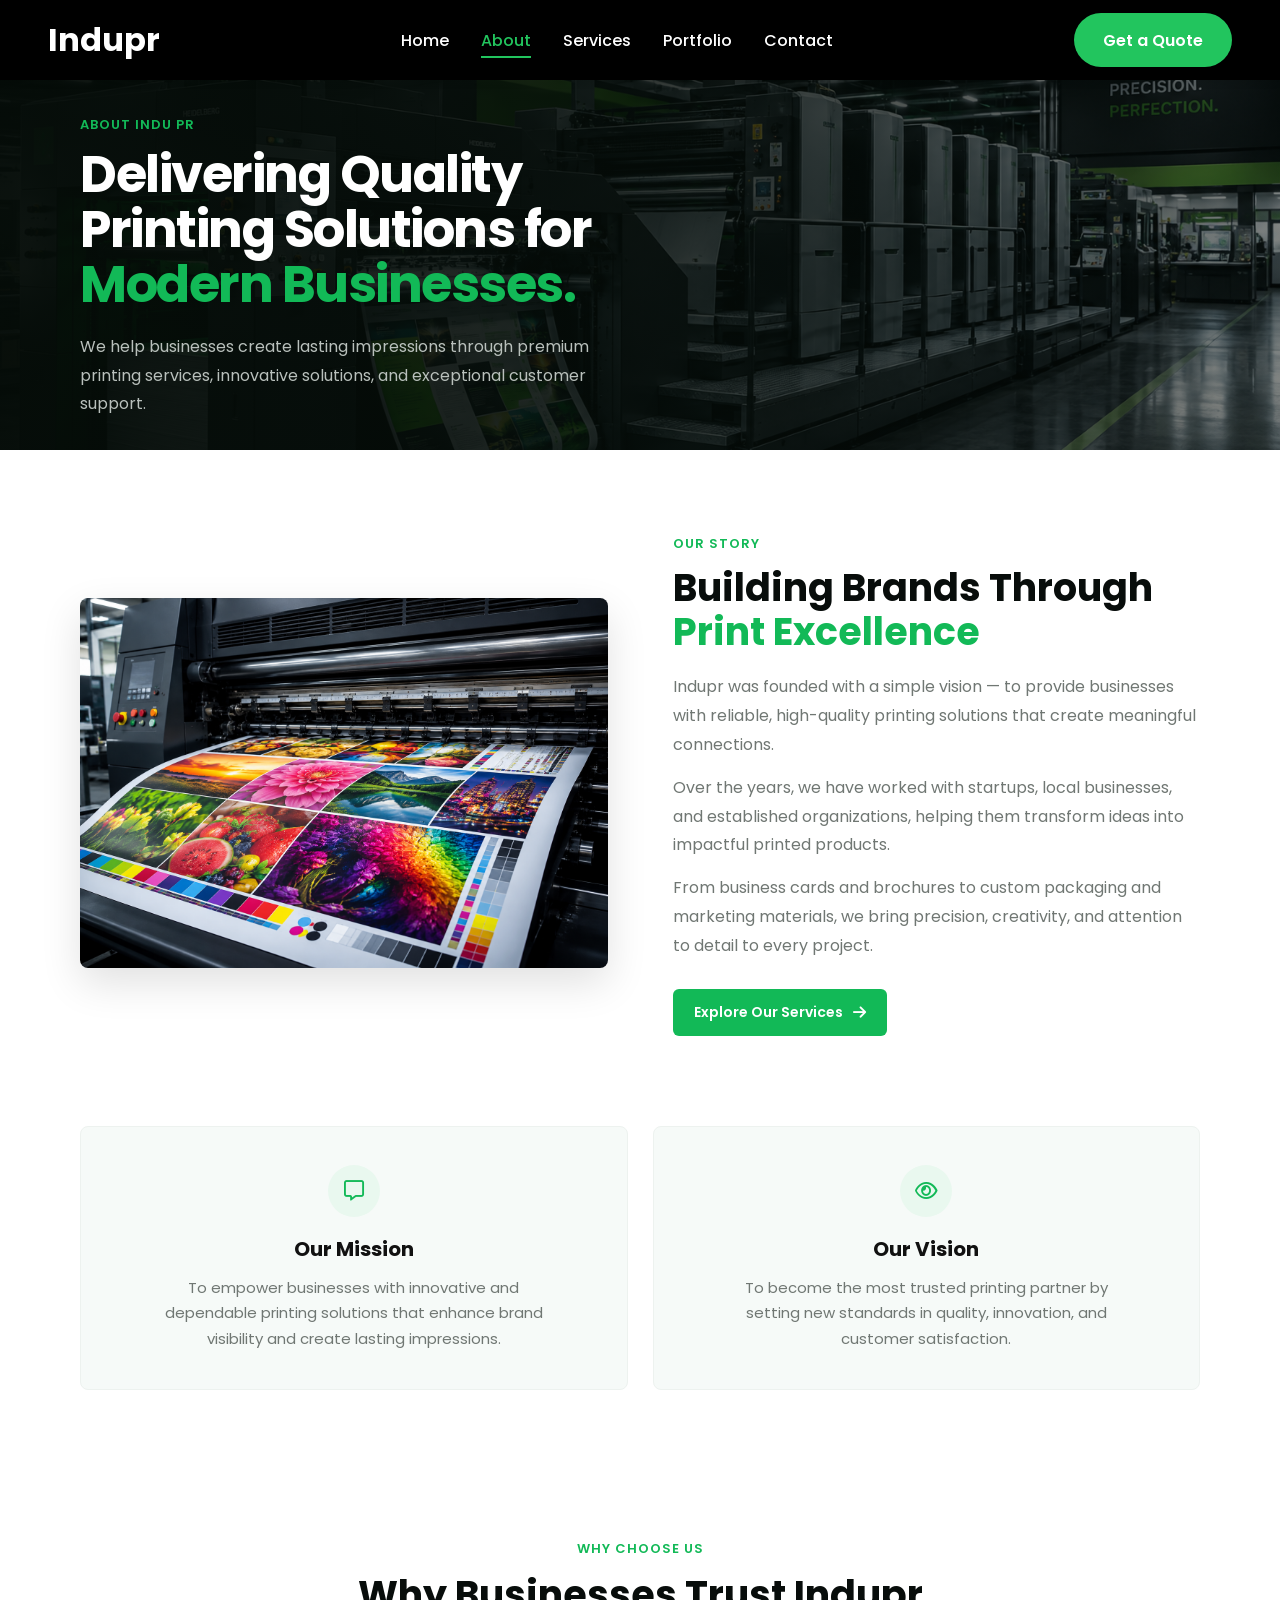
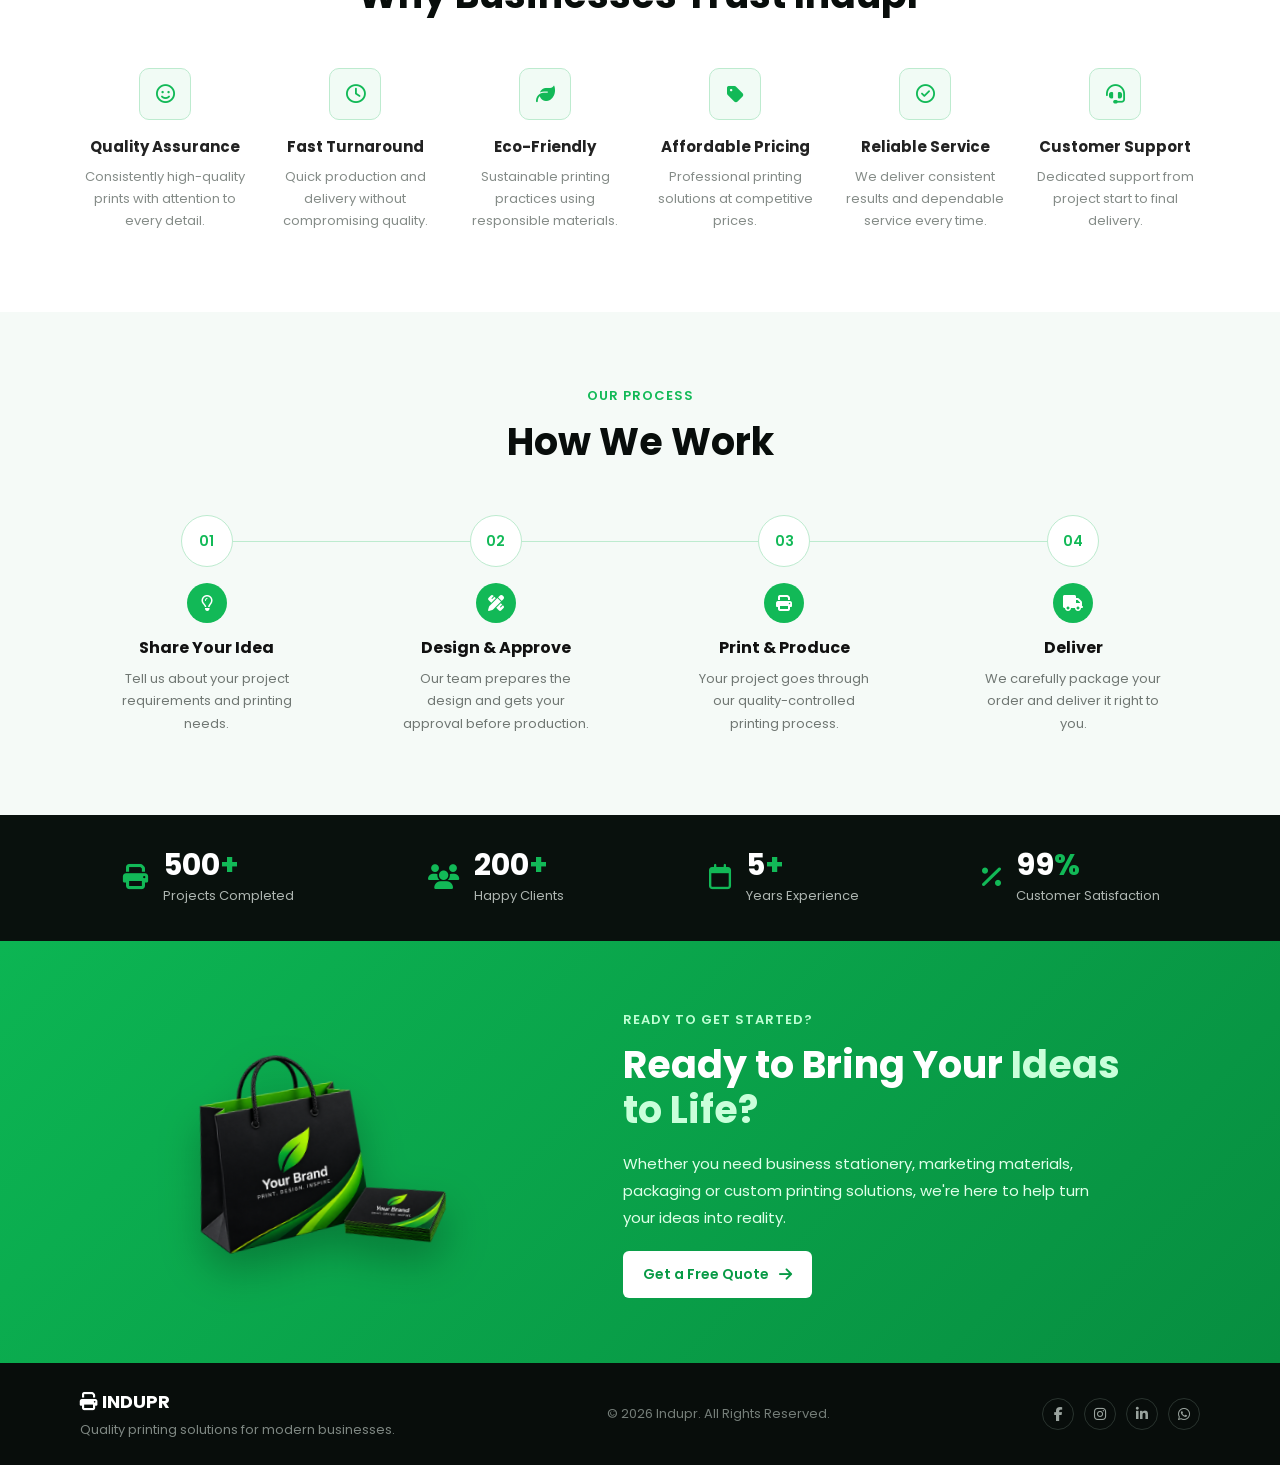
<file: 2.about.html>
<!DOCTYPE html>
<html lang="en">

<head>
    <meta charset="UTF-8">
    <meta name="viewport" content="width=device-width, initial-scale=1.0">

    <title>About Us | Indupr</title>

    <!-- Google Font -->
    <link rel="preconnect" href="https://fonts.googleapis.com">
    <link rel="preconnect" href="https://fonts.gstatic.com" crossorigin>

    <link href="https://fonts.googleapis.com/css2?family=Poppins:wght@300;400;500;600;700;800&display=swap"
        rel="stylesheet">

    <!-- Font Awesome Icons -->
    <link rel="stylesheet"
        href="https://cdnjs.cloudflare.com/ajax/libs/font-awesome/6.5.2/css/all.min.css">

    <!-- CSS -->
    <link rel="stylesheet" href="2.about.css">
</head>

<body>

     <header class="site-header">
        <nav class="navbar">

            <!-- LOGO -->
            <div class="logo">
                Indupr
            </div>

            <!-- NAVIGATION LINKS -->
            <ul class="nav-links" id="nav-links">
                <li><a href="index.html" >Home</a></li>
                <li><a href="about.html" class="active">About</a></li>
                <li><a href="#">Services</a></li>
                <li><a href="#">Portfolio</a></li>
                <li><a href="#">Contact</a></li>
            </ul>

            <!-- QUOTE BUTTON -->
            <a href="#" class="quote-btn">
                Get a Quote
            </a>

            <!-- HAMBURGER -->
            <button class="hamburger" id="hamburger">
                <span></span>
                <span></span>
                <span></span>
            </button>

        </nav>
    </header>


    <!-- =====================================================
         ABOUT HERO
    ====================================================== -->

    <section class="about-hero">

        <div class="hero-overlay"></div>

        <div class="hero-container">

            <div class="hero-text">

                <span class="section-tag">
                    ABOUT INDU PR
                </span>

                <h1>
                    Delivering Quality
                    <br>
                    Printing Solutions for
                    <span>Modern Businesses.</span>
                </h1>

                <p>
                    We help businesses create lasting impressions through
                    premium printing services, innovative solutions, and
                    exceptional customer support.
                </p>

            </div>

        </div>

    </section>


    <!-- =====================================================
         COMPANY INTRODUCTION
    ====================================================== -->

    <section class="company-section">

        <div class="container company-grid">

            <!-- Image -->
            <div class="company-image">

                <img src="assets/about-printing.jpg.png"
                    alt="Professional printing machine">

            </div>


            <!-- Content -->
            <div class="company-content">

                <span class="section-tag">
                    OUR STORY
                </span>

                <h2>
                    Building Brands Through
                    <span>Print Excellence</span>
                </h2>

                <p>
                    Indupr was founded with a simple vision — to provide
                    businesses with reliable, high-quality printing solutions
                    that create meaningful connections.
                </p>

                <p>
                    Over the years, we have worked with startups, local
                    businesses, and established organizations, helping them
                    transform ideas into impactful printed products.
                </p>

                <p>
                    From business cards and brochures to custom packaging
                    and marketing materials, we bring precision, creativity,
                    and attention to detail to every project.
                </p>

                <a href="services.html" class="primary-btn">
                    Explore Our Services
                    <i class="fa-solid fa-arrow-right"></i>
                </a>

            </div>

        </div>

    </section>


    <!-- =====================================================
         MISSION & VISION
    ====================================================== -->

    <section class="mission-section">

        <div class="container mission-grid">

            <!-- Mission -->
            <div class="mission-card">

                <div class="card-icon">
                    <i class="fa-regular fa-message"></i>
                </div>

                <h3>Our Mission</h3>

                <p>
                    To empower businesses with innovative and dependable
                    printing solutions that enhance brand visibility and
                    create lasting impressions.
                </p>

            </div>


            <!-- Vision -->
            <div class="mission-card">

                <div class="card-icon">
                    <i class="fa-regular fa-eye"></i>
                </div>

                <h3>Our Vision</h3>

                <p>
                    To become the most trusted printing partner by setting
                    new standards in quality, innovation, and customer
                    satisfaction.
                </p>

            </div>

        </div>

    </section>


    <!-- =====================================================
         WHY CHOOSE US
    ====================================================== -->

    <section class="why-section">

        <div class="container">

            <div class="section-heading">

                <span class="section-tag">
                    WHY CHOOSE US
                </span>

                <h2>
                    Why Businesses Trust Indupr
                </h2>

            </div>


            <div class="features-grid">

                <!-- Feature 1 -->
                <div class="feature-card">

                    <div class="feature-icon">
                        <i class="fa-regular fa-face-smile"></i>
                    </div>

                    <h3>Quality Assurance</h3>

                    <p>
                        Consistently high-quality prints with attention to
                        every detail.
                    </p>

                </div>


                <!-- Feature 2 -->
                <div class="feature-card">

                    <div class="feature-icon">
                        <i class="fa-regular fa-clock"></i>
                    </div>

                    <h3>Fast Turnaround</h3>

                    <p>
                        Quick production and delivery without compromising
                        quality.
                    </p>

                </div>


                <!-- Feature 3 -->
                <div class="feature-card">

                    <div class="feature-icon">
                        <i class="fa-solid fa-leaf"></i>
                    </div>

                    <h3>Eco-Friendly</h3>

                    <p>
                        Sustainable printing practices using responsible
                        materials.
                    </p>

                </div>


                <!-- Feature 4 -->
                <div class="feature-card">

                    <div class="feature-icon">
                        <i class="fa-solid fa-tag"></i>
                    </div>

                    <h3>Affordable Pricing</h3>

                    <p>
                        Professional printing solutions at competitive
                        prices.
                    </p>

                </div>


                <!-- Feature 5 -->
                <div class="feature-card">

                    <div class="feature-icon">
                        <i class="fa-regular fa-circle-check"></i>
                    </div>

                    <h3>Reliable Service</h3>

                    <p>
                        We deliver consistent results and dependable service
                        every time.
                    </p>

                </div>


                <!-- Feature 6 -->
                <div class="feature-card">

                    <div class="feature-icon">
                        <i class="fa-solid fa-headset"></i>
                    </div>

                    <h3>Customer Support</h3>

                    <p>
                        Dedicated support from project start to final
                        delivery.
                    </p>

                </div>

            </div>

        </div>

    </section>


    <!-- =====================================================
         HOW WE WORK
    ====================================================== -->

    <section class="process-section">

        <div class="container">

            <div class="section-heading">

                <span class="section-tag">
                    OUR PROCESS
                </span>

                <h2>
                    How We Work
                </h2>

            </div>


            <div class="process-wrapper">

                <!-- Step 1 -->
                <div class="process-item">

                    <div class="process-number">
                        01
                    </div>

                    <div class="process-icon">
                        <i class="fa-regular fa-lightbulb"></i>
                    </div>

                    <h3>Share Your Idea</h3>

                    <p>
                        Tell us about your project requirements and
                        printing needs.
                    </p>

                </div>


                <!-- Step 2 -->
                <div class="process-item">

                    <div class="process-number">
                        02
                    </div>

                    <div class="process-icon">
                        <i class="fa-solid fa-pen-ruler"></i>
                    </div>

                    <h3>Design & Approve</h3>

                    <p>
                        Our team prepares the design and gets your
                        approval before production.
                    </p>

                </div>


                <!-- Step 3 -->
                <div class="process-item">

                    <div class="process-number">
                        03
                    </div>

                    <div class="process-icon">
                        <i class="fa-solid fa-print"></i>
                    </div>

                    <h3>Print & Produce</h3>

                    <p>
                        Your project goes through our quality-controlled
                        printing process.
                    </p>

                </div>


                <!-- Step 4 -->
                <div class="process-item">

                    <div class="process-number">
                        04
                    </div>

                    <div class="process-icon">
                        <i class="fa-solid fa-truck"></i>
                    </div>

                    <h3>Deliver</h3>

                    <p>
                        We carefully package your order and deliver it
                        right to you.
                    </p>

                </div>

            </div>

        </div>

    </section>


    <!-- =====================================================
         STATISTICS
    ====================================================== -->

    <section class="stats-section">

        <div class="container stats-grid">

            <!-- Stat -->
            <div class="stat-item">

                <i class="fa-solid fa-print"></i>

                <div>
                    <h2>500<span>+</span></h2>
                    <p>Projects Completed</p>
                </div>

            </div>


            <div class="stat-item">

                <i class="fa-solid fa-users"></i>

                <div>
                    <h2>200<span>+</span></h2>
                    <p>Happy Clients</p>
                </div>

            </div>


            <div class="stat-item">

                <i class="fa-regular fa-calendar"></i>

                <div>
                    <h2>5<span>+</span></h2>
                    <p>Years Experience</p>
                </div>

            </div>


            <div class="stat-item">

                <i class="fa-solid fa-percent"></i>

                <div>
                    <h2>99<span>%</span></h2>
                    <p>Customer Satisfaction</p>
                </div>

            </div>

        </div>

    </section>


    <!-- =====================================================
         CTA SECTION
    ====================================================== -->

    <section class="cta-section">

        <div class="container cta-grid">

            <!-- Product Image -->
            <div class="cta-image">

                <img src="assets/printing-products.png.png.png"
                    alt="Printed products">

            </div>


            <!-- CTA Content -->
            <div class="cta-content">

                <span class="section-tag">
                    READY TO GET STARTED?
                </span>

                <h2>
                    Ready to Bring Your
                    <span>Ideas to Life?</span>
                </h2>

                <p>
                    Whether you need business stationery, marketing
                    materials, packaging or custom printing solutions,
                    we're here to help turn your ideas into reality.
                </p>

                <a href="contact.html" class="cta-btn">
                    Get a Free Quote
                    <i class="fa-solid fa-arrow-right"></i>
                </a>

            </div>

        </div>

    </section>


    <!-- =====================================================
         FOOTER
    ====================================================== -->

    <footer class="footer">

        <div class="container footer-content">

            <div class="footer-logo">

                <a href="#" class="logo">
                    <span class="logo-icon">
                        <i class="fa-solid fa-print"></i>
                    </span>
                    INDU<span>PR</span>
                </a>

                <p>
                    Quality printing solutions for modern businesses.
                </p>

            </div>


            <p class="copyright">
                © 2026 Indupr. All Rights Reserved.
            </p>


            <div class="social-links">

                <a href="#">
                    <i class="fa-brands fa-facebook-f"></i>
                </a>

                <a href="#">
                    <i class="fa-brands fa-instagram"></i>
                </a>

                <a href="#">
                    <i class="fa-brands fa-linkedin-in"></i>
                </a>

                <a href="#">
                    <i class="fa-brands fa-whatsapp"></i>
                </a>

            </div>

        </div>

    </footer>





    <script src="script.js"></script>
</body>
</html>
</file>
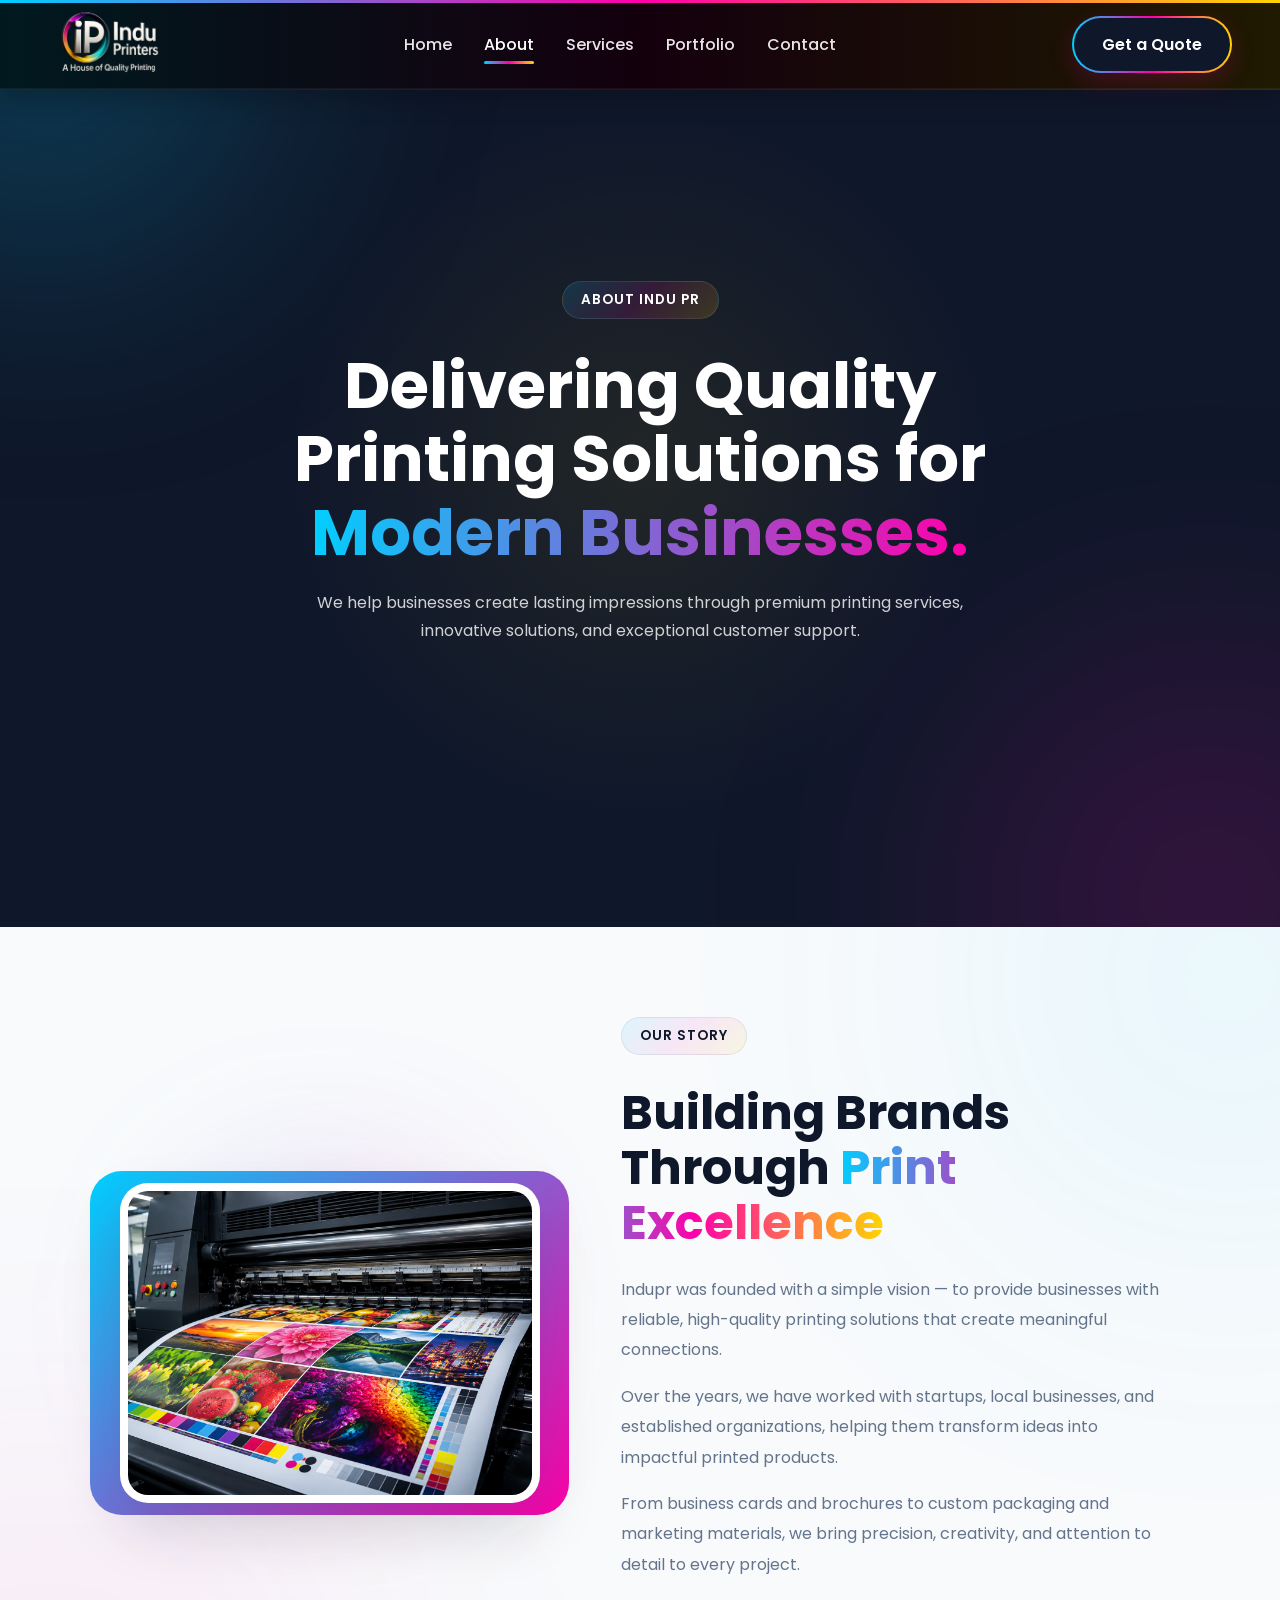
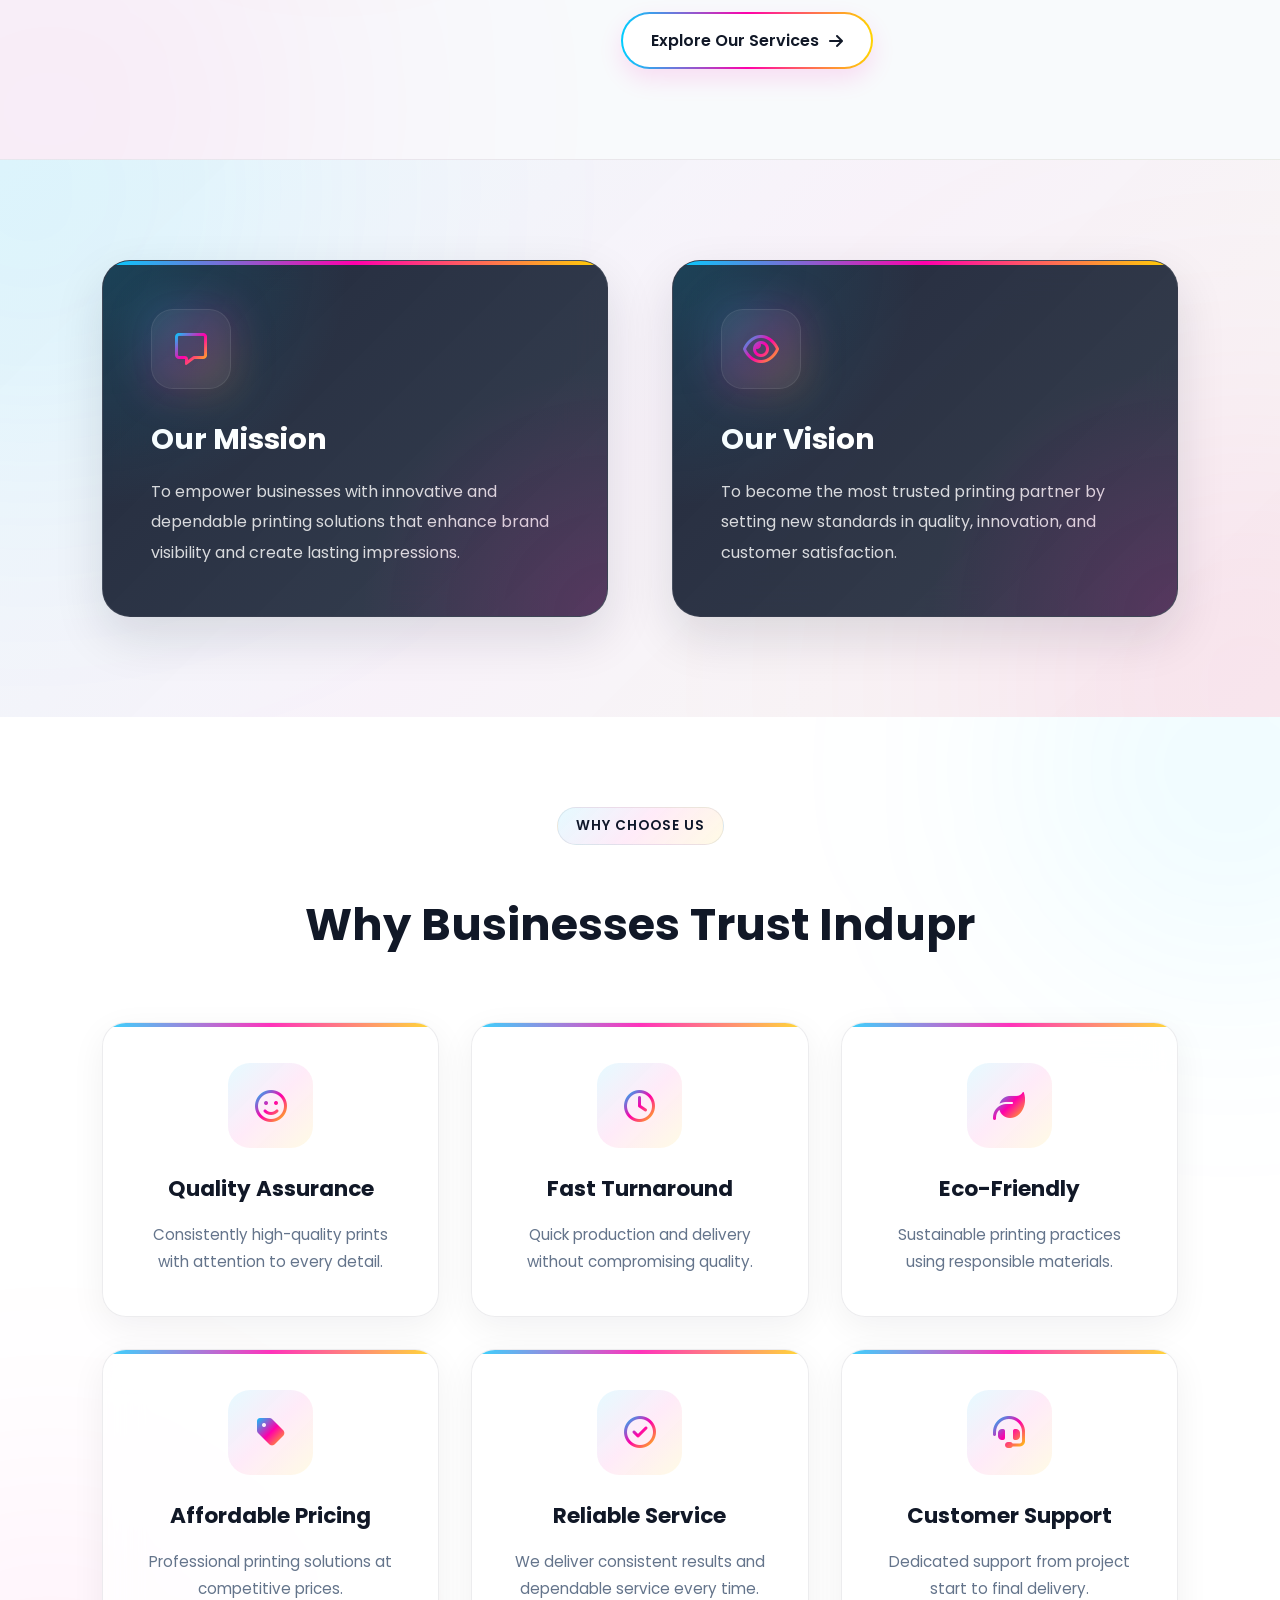
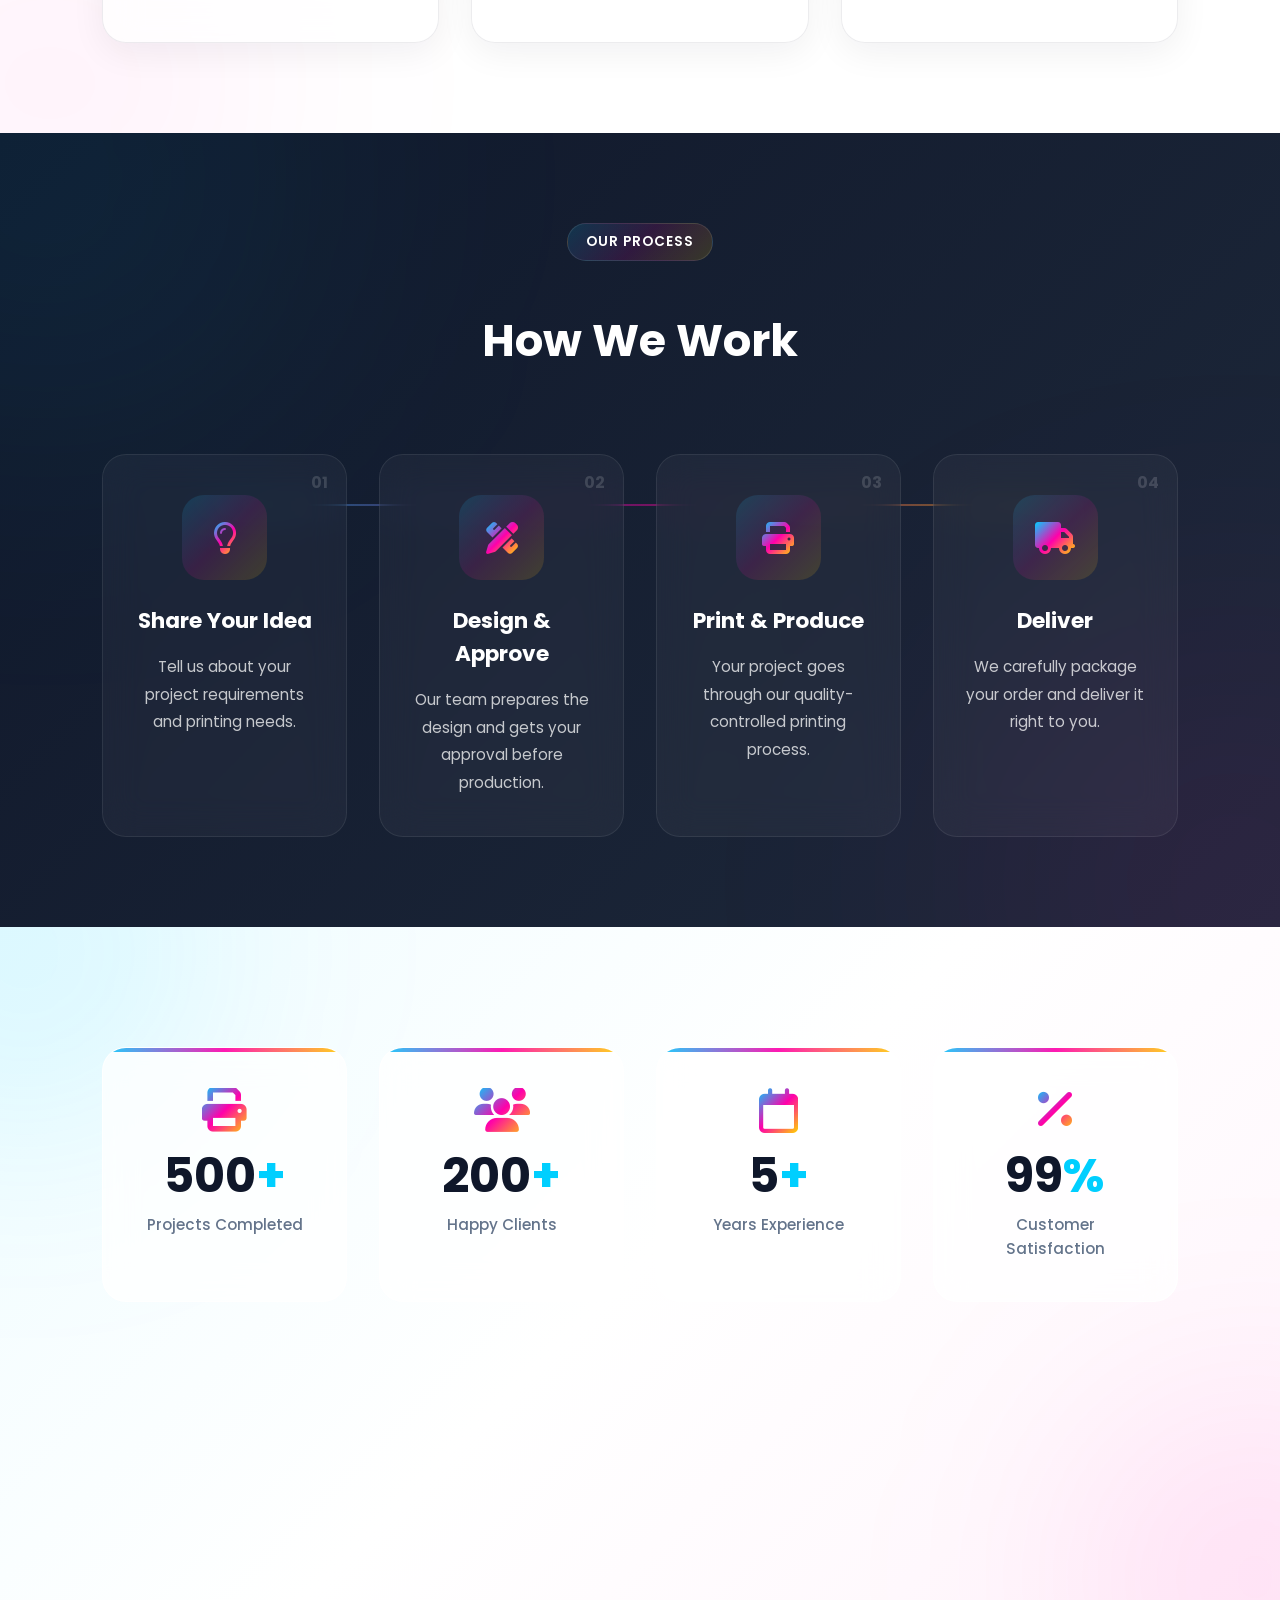
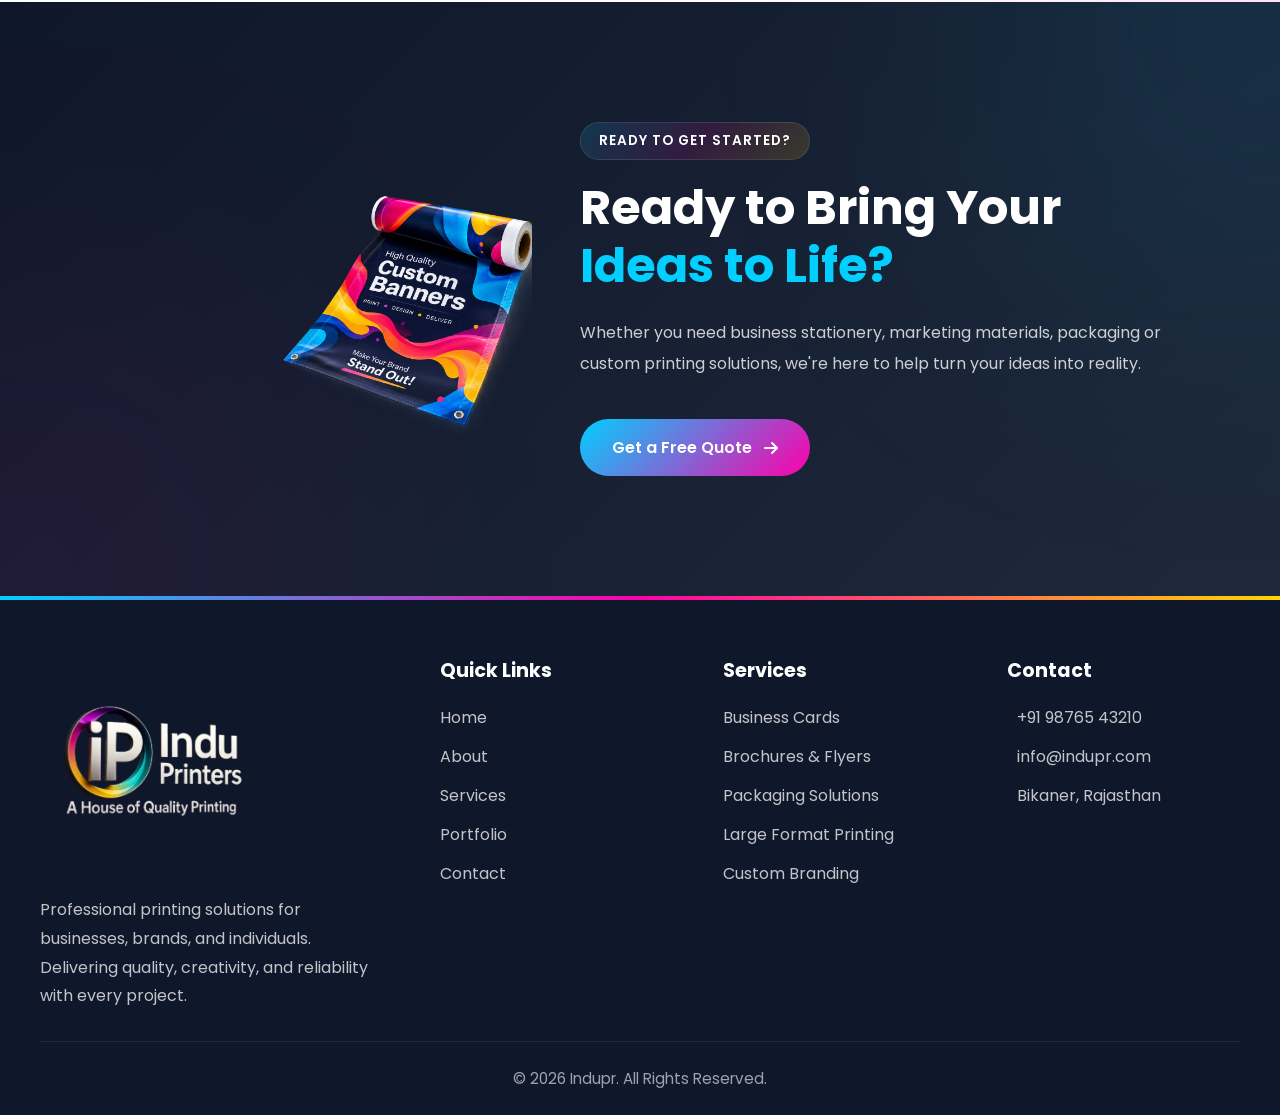
<file: about.html>
<!DOCTYPE html>
<html lang="en">

<head>
    <meta charset="UTF-8">
    <meta name="viewport" content="width=device-width, initial-scale=1.0">

    <title>About Us | Indupr</title>

    <!-- Google Font -->
    <link rel="preconnect" href="https://fonts.googleapis.com">
    <link rel="preconnect" href="https://fonts.gstatic.com" crossorigin>

    <link href="https://fonts.googleapis.com/css2?family=Poppins:wght@300;400;500;600;700;800&display=swap"
        rel="stylesheet">

    <!-- Font Awesome Icons -->
    <link rel="stylesheet"
        href="https://cdnjs.cloudflare.com/ajax/libs/font-awesome/6.5.2/css/all.min.css">

    <!-- CSS -->
    <link rel="stylesheet" href="css/about 2.css">

    
</head>

<body>

   

     <header class="site-header">
        <nav class="navbar">

             <!-- LOGO -->
            <a href="index.html" class="logo">
                <img src="assets/logo.png" alt="Indu Printers Logo">
            </a>

            <!-- NAVIGATION LINKS -->
            <ul class="nav-links" id="nav-links">
                <li><a href="index.html" >Home</a></li>
                <li><a href="about.html" class="active">About</a></li>
                <li><a href="services.html">Services</a></li>
                <li><a href="portfolio.html">Portfolio</a></li>
                <li><a href="contact.php">Contact</a></li>
            </ul>

            <!-- QUOTE BUTTON -->
            <a href="contact.php" class="quote-btn">
                Get a Quote
            </a>

            <!-- HAMBURGER -->
            <button class="hamburger" id="hamburger">
                <span></span>
                <span></span>
                <span></span>
            </button>

        </nav>
    </header>


    <!-- =====================================================
         ABOUT HERO
    ====================================================== -->

    <section class="about-hero">

        <div class="hero-overlay"></div>

        <div class="hero-container">

            <div class="hero-text">

 
                <span class="section-tag-dark">
                    ABOUT INDU PR
                </span>

                <h1>
                    Delivering Quality
                    <br>
                    Printing Solutions for
                    <span>Modern Businesses.</span>
                </h1>

                <p>
                    We help businesses create lasting impressions through
                    premium printing services, innovative solutions, and
                    exceptional customer support.
                </p>

            </div>

        </div>

    </section>


    <!-- =====================================================
         COMPANY INTRODUCTION
    ====================================================== -->

    <section class="company-section reveal ">

        <div class="container company-grid">

            <!-- Image -->
            <div class="company-image reveal-left">

                <img src="assets/about-printing.jpg.png"
                    alt="Professional printing machine">

            </div>


            <!-- Content -->
            <div class="company-content reveal-right">


                <span class="section-tag-light">
                    OUR STORY
                </span>

                <h2>
                    Building Brands Through
                    <span>Print Excellence</span>
                </h2>

                <p>
                    Indupr was founded with a simple vision — to provide
                    businesses with reliable, high-quality printing solutions
                    that create meaningful connections.
                </p>

                <p>
                    Over the years, we have worked with startups, local
                    businesses, and established organizations, helping them
                    transform ideas into impactful printed products.
                </p>

                <p>
                    From business cards and brochures to custom packaging
                    and marketing materials, we bring precision, creativity,
                    and attention to detail to every project.
                </p>

                <a href="services.html" class="primary-btn">
                    Explore Our Services
                    <i class="fa-solid fa-arrow-right"></i>
                </a>

            </div>

        </div>

    </section>


    <!-- =====================================================
         MISSION & VISION
    ====================================================== -->

    <section class="mission-section reveal">

        <div class="container mission-grid">

            <!-- Mission -->
            <div class="mission-card reveal">

                <div class="card-icon">
                    <i class="fa-regular fa-message"></i>
                </div>

                <h3>Our Mission</h3>

                <p>
                    To empower businesses with innovative and dependable
                    printing solutions that enhance brand visibility and
                    create lasting impressions.
                </p>

            </div>


            <!-- Vision -->
            <div class="mission-card reveal">

                <div class="card-icon">
                    <i class="fa-regular fa-eye"></i>
                </div>

                <h3>Our Vision</h3>

                <p>
                    To become the most trusted printing partner by setting
                    new standards in quality, innovation, and customer
                    satisfaction.
                </p>

            </div>

        </div>

    </section>


    <!-- =====================================================
         WHY CHOOSE US
    ====================================================== -->

    <section class="why-section ">

        <div class="container">

            <div class="section-heading reveal">

                <span class="section-tag-light">
                    WHY CHOOSE US
                </span>

                <h2>
                    Why Businesses Trust Indupr
                </h2>

            </div>


            <div class="features-grid">

                <!-- Feature 1 -->
                <div class="feature-card reveal">

                    <div class="feature-icon">
                        <i class="fa-regular fa-face-smile"></i>
                    </div>

                    <h3>Quality Assurance</h3>

                    <p>
                        Consistently high-quality prints with attention to
                        every detail.
                    </p>

                </div>


                <!-- Feature 2 -->
                <div class="feature-card reveal">

                    <div class="feature-icon">
                        <i class="fa-regular fa-clock"></i>
                    </div>

                    <h3>Fast Turnaround</h3>

                    <p>
                        Quick production and delivery without compromising
                        quality.
                    </p>

                </div>


                <!-- Feature 3 -->
                <div class="feature-card reveal">

                    <div class="feature-icon">
                        <i class="fa-solid fa-leaf"></i>
                    </div>

                    <h3>Eco-Friendly</h3>

                    <p>
                        Sustainable printing practices using responsible
                        materials.
                    </p>

                </div>


                <!-- Feature 4 -->
                <div class="feature-card reveal">

                    <div class="feature-icon">
                        <i class="fa-solid fa-tag"></i>
                    </div>

                    <h3>Affordable Pricing</h3>

                    <p>
                        Professional printing solutions at competitive
                        prices.
                    </p>

                </div>


                <!-- Feature 5 -->
                <div class="feature-card reveal">

                    <div class="feature-icon">
                        <i class="fa-regular fa-circle-check"></i>
                    </div>

                    <h3>Reliable Service</h3>

                    <p>
                        We deliver consistent results and dependable service
                        every time.
                    </p>

                </div>


                <!-- Feature 6 -->
                <div class="feature-card reveal">

                    <div class="feature-icon">
                        <i class="fa-solid fa-headset"></i>
                    </div>

                    <h3>Customer Support</h3>

                    <p>
                        Dedicated support from project start to final
                        delivery.
                    </p>

                </div>

            </div>

        </div>

    </section>


    <!-- =====================================================
         HOW WE WORK
    ====================================================== -->

    <section class="process-section ">

        <div class="container">

            <div class="section-heading reveal">

                <span class="section-tag-dark">
                    OUR PROCESS
                </span>

                <h2>
                    How We Work
                </h2>

            </div>


            <div class="process-wrapper reveal">

                <!-- Step 1 -->
                <div class="process-item">

                    <div class="process-number">
                        01
                    </div>

                    <div class="process-icon">
                        <i class="fa-regular fa-lightbulb"></i>
                    </div>

                    <h3>Share Your Idea</h3>

                    <p>
                        Tell us about your project requirements and
                        printing needs.
                    </p>

                </div>


                <!-- Step 2 -->
                <div class="process-item">

                    <div class="process-number">
                        02
                    </div>

                    <div class="process-icon">
                        <i class="fa-solid fa-pen-ruler"></i>
                    </div>

                    <h3>Design & Approve</h3>

                    <p>
                        Our team prepares the design and gets your
                        approval before production.
                    </p>

                </div>


                <!-- Step 3 -->
                <div class="process-item">

                    <div class="process-number">
                        03
                    </div>

                    <div class="process-icon">
                        <i class="fa-solid fa-print"></i>
                    </div>

                    <h3>Print & Produce</h3>

                    <p>
                        Your project goes through our quality-controlled
                        printing process.
                    </p>

                </div>


                <!-- Step 4 -->
                <div class="process-item">

                    <div class="process-number">
                        04
                    </div>

                    <div class="process-icon">
                        <i class="fa-solid fa-truck"></i>
                    </div>

                    <h3>Deliver</h3>

                    <p>
                        We carefully package your order and deliver it
                        right to you.
                    </p>

                </div>

            </div>

        </div>

    </section>


    <!-- =====================================================
         STATISTICS
    ====================================================== -->

    <section class="stats-section reveal">

        <div class="container stats-grid">

            <!-- Stat -->
            <div class="stat-item">

                <i class="fa-solid fa-print"></i>

                <div>
                    <h2>500<span>+</span></h2>
                    <p>Projects Completed</p>
                </div>

            </div>


            <div class="stat-item">

                <i class="fa-solid fa-users"></i>

                <div>
                    <h2>200<span>+</span></h2>
                    <p>Happy Clients</p>
                </div>

            </div>


            <div class="stat-item">

                <i class="fa-regular fa-calendar"></i>

                <div>
                    <h2>5<span>+</span></h2>
                    <p>Years Experience</p>
                </div>

            </div>


            <div class="stat-item">

                <i class="fa-solid fa-percent"></i>

                <div>
                    <h2>99<span>%</span></h2>
                    <p>Customer Satisfaction</p>
                </div>

            </div>

        </div>

    </section>


    <!-- =====================================================
         CTA SECTION
    ====================================================== -->
<DIV class="reveal">
    <section class="cta-section ">

        <div class="container cta-grid">

            <!-- Product Image -->
            <div class="cta-image reveal-left">

                <img src="assets/ChatGPT Image Aug 30, 2026, 12_38_38 AM.png"
                    alt="Printed products">

            </div>


            <!-- CTA Content -->
            <div class="cta-content reveal-right">

                <span class="section-tag-dark">
                    READY TO GET STARTED?
                </span>

                <h2>
                    Ready to Bring Your
                    <span>Ideas to Life?</span>
                </h2>

                <p>
                    Whether you need business stationery, marketing
                    materials, packaging or custom printing solutions,
                    we're here to help turn your ideas into reality.
                </p>

                <a href="contact.php" class="cta-btn">
                    Get a Free Quote
                    <i class="fa-solid fa-arrow-right"></i>
                </a>

            </div>

        </div>

    </section>

<!-- ===================================
     FOOTER SECTION
=================================== -->

<footer class="footer">

    <div class="container">

        <div class="footer-grid">

            <!-- COMPANY INFO -->

            <div class="footer-column">

                <h3 class="footer-logo">
                    <img src="assets/logo.png" alt="">
                </h3>

                <p>
                    Professional printing solutions for businesses,
                    brands, and individuals. Delivering quality,
                    creativity, and reliability with every project.
                </p>

            </div>

            <!-- QUICK LINKS -->

            <div class="footer-column">

                <h4>Quick Links</h4>

                <ul>
                    <li><a href="index.html">Home</a></li>
                    <li><a href="about.html">About</a></li>
                    <li><a href="services.html">Services</a></li>
                    <li><a href="portfolio.html">Portfolio</a></li>
                    <li><a href="contact.php">Contact</a></li>
                </ul>

            </div>

            <!-- SERVICES -->

            <div class="footer-column">

                <h4>Services</h4>

                <ul>
                    <li>Business Cards</li>
                    <li>Brochures & Flyers</li>
                    <li>Packaging Solutions</li>
                    <li>Large Format Printing</li>
                    <li>Custom Branding</li>
                </ul>

            </div>

            <!-- CONTACT -->

            <div class="footer-column">

                <h4>Contact</h4>

                <ul>
                    <li>
                        <i class="ri-phone-line"></i>
                        +91 98765 43210
                    </li>

                    <li>
                        <i class="ri-mail-line"></i>
                        info@indupr.com
                    </li>

                    <li>
                        <i class="ri-map-pin-line"></i>
                        Bikaner, Rajasthan
                    </li>
                </ul>

            </div>

        </div>

        <!-- FOOTER BOTTOM -->

        <div class="footer-bottom">

            <p>
                © 2026 Indupr. All Rights Reserved.
            </p>

        </div>

    </div>

</footer>
    </DIV>





    <script src="js/main.js"></script>
    
</body>
</html>
</file>
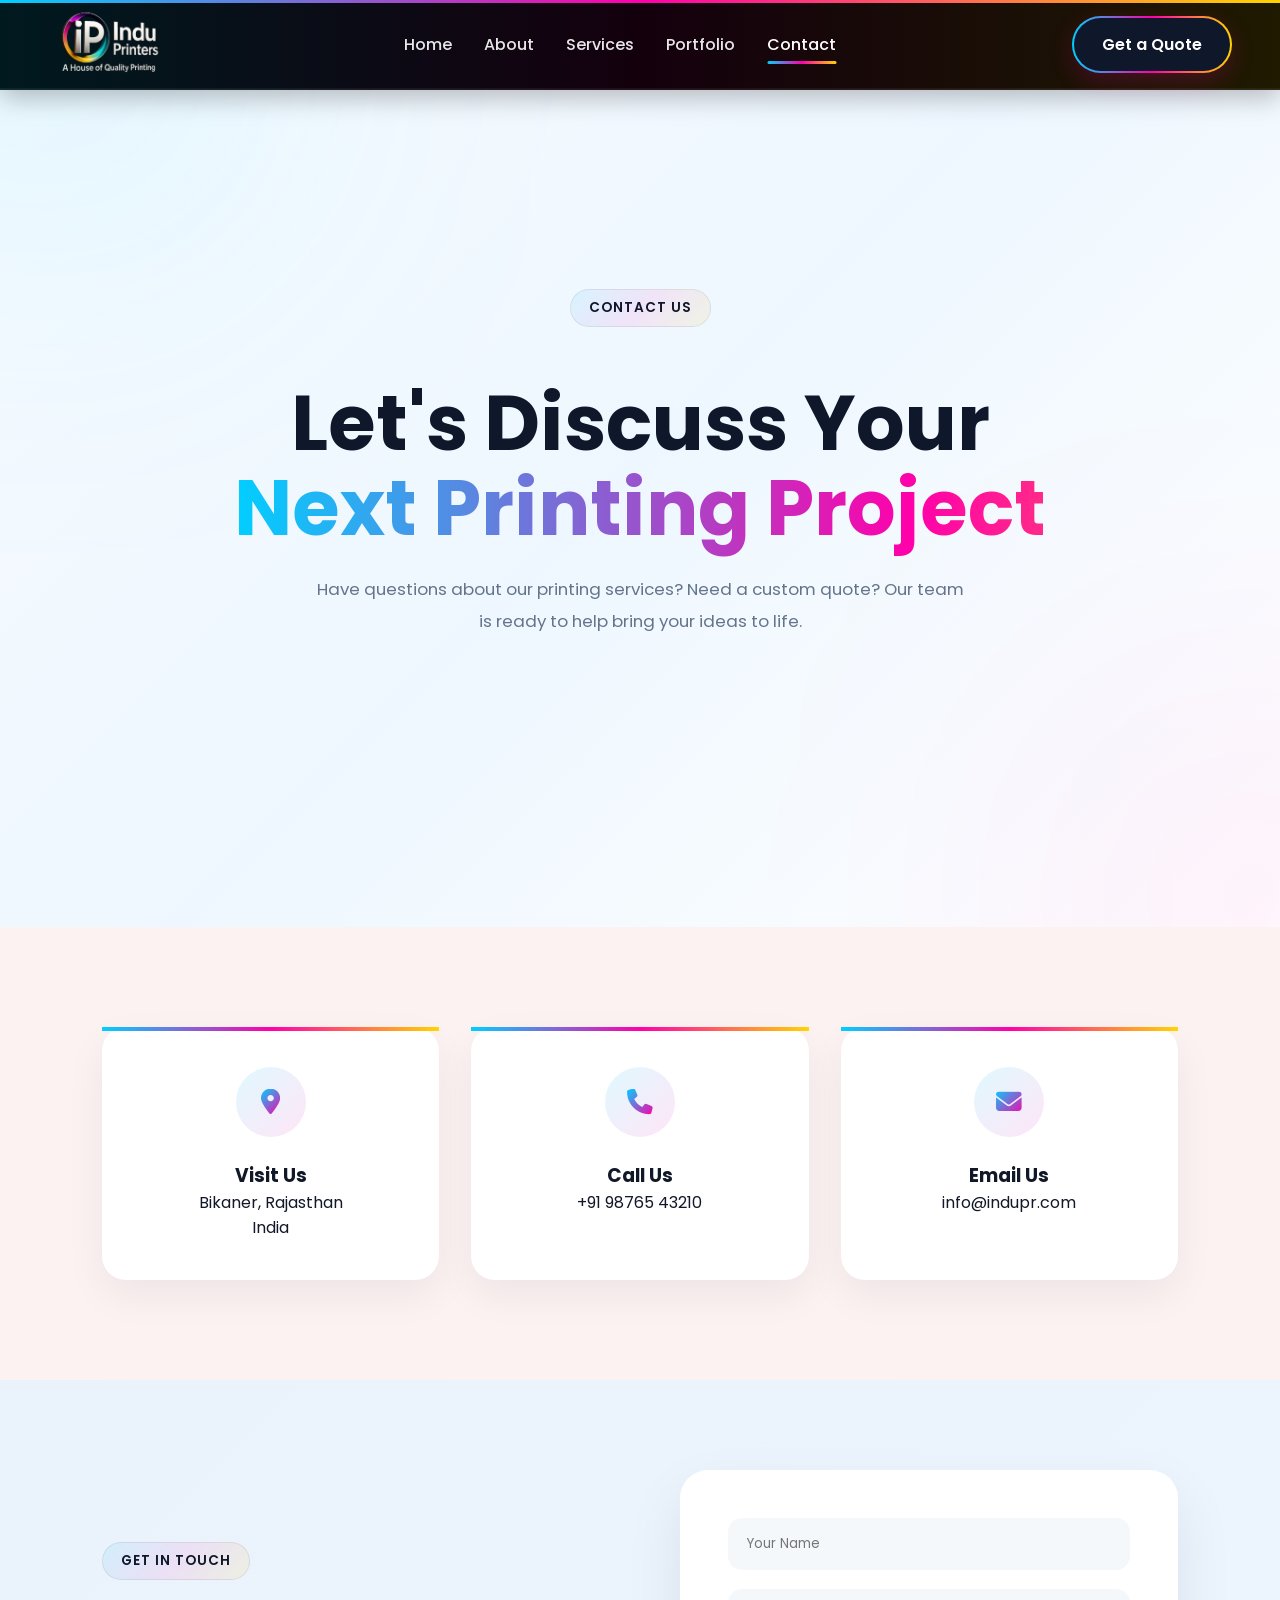
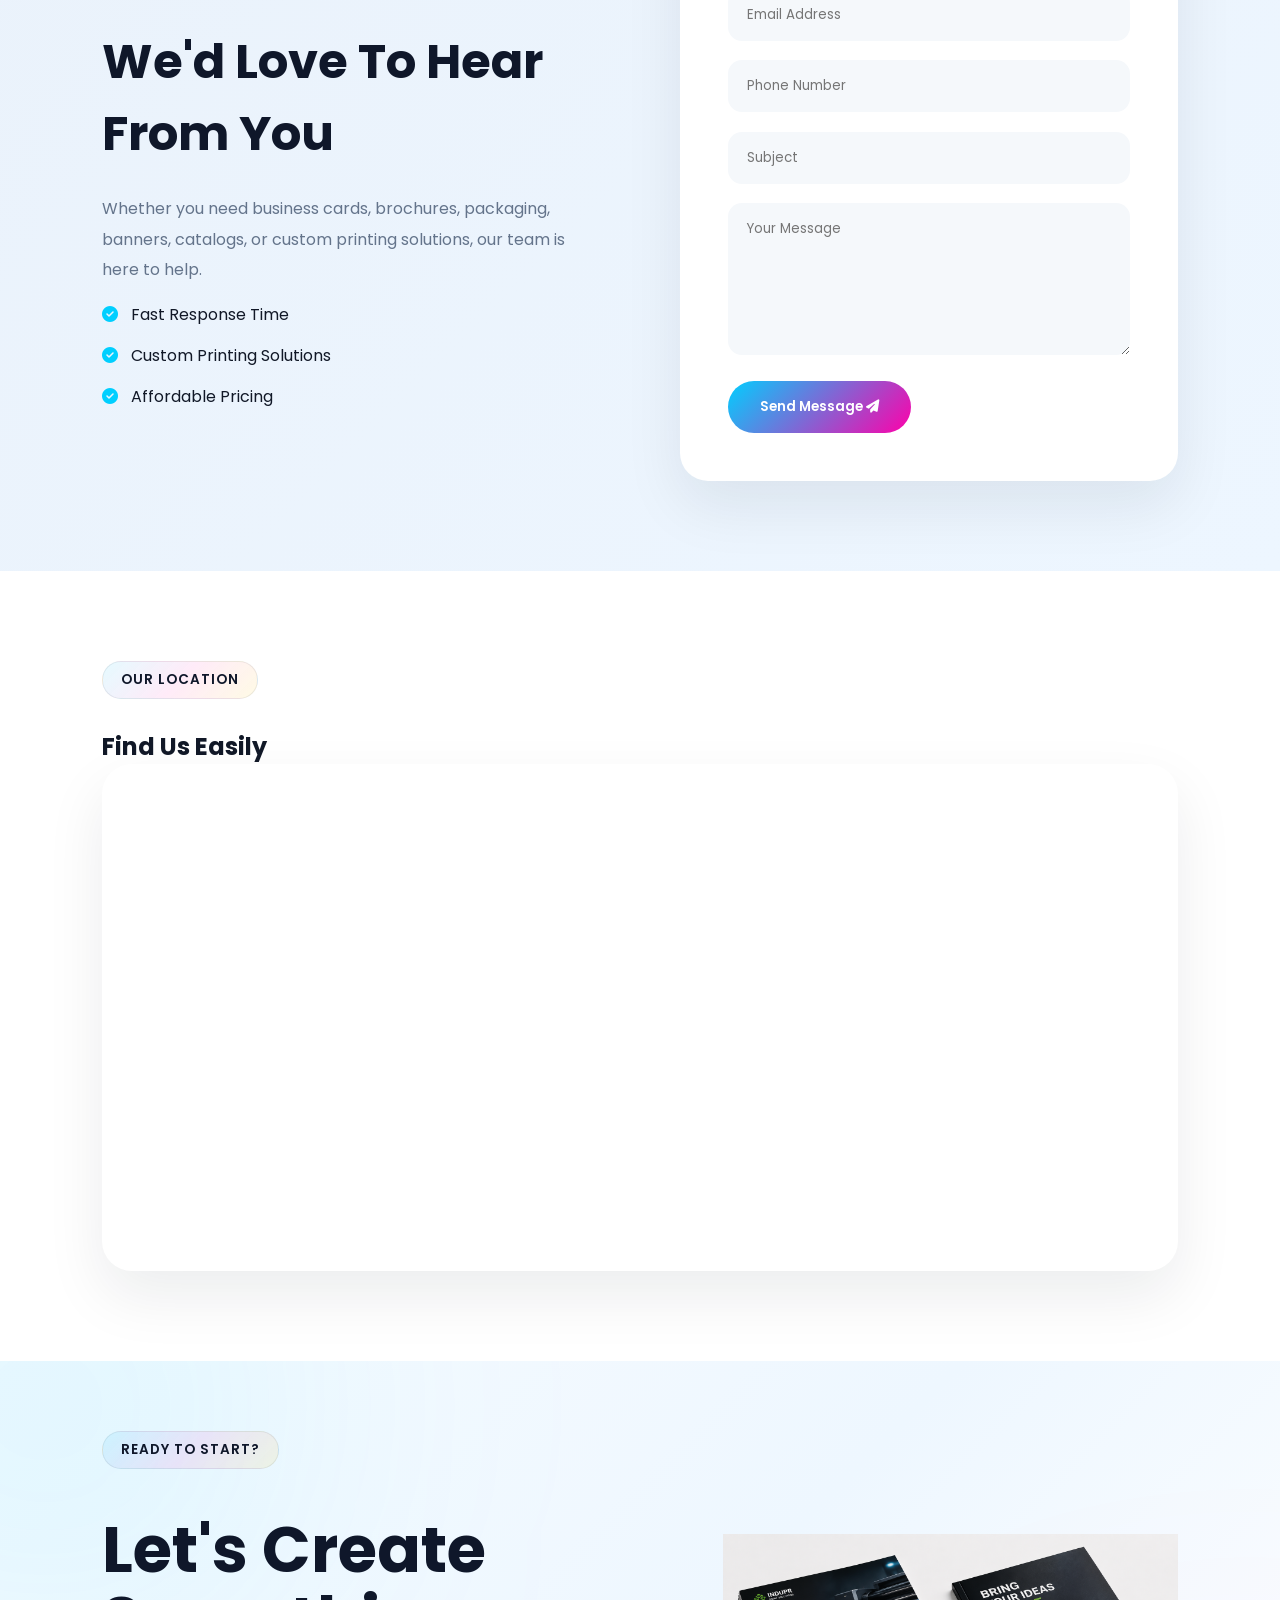
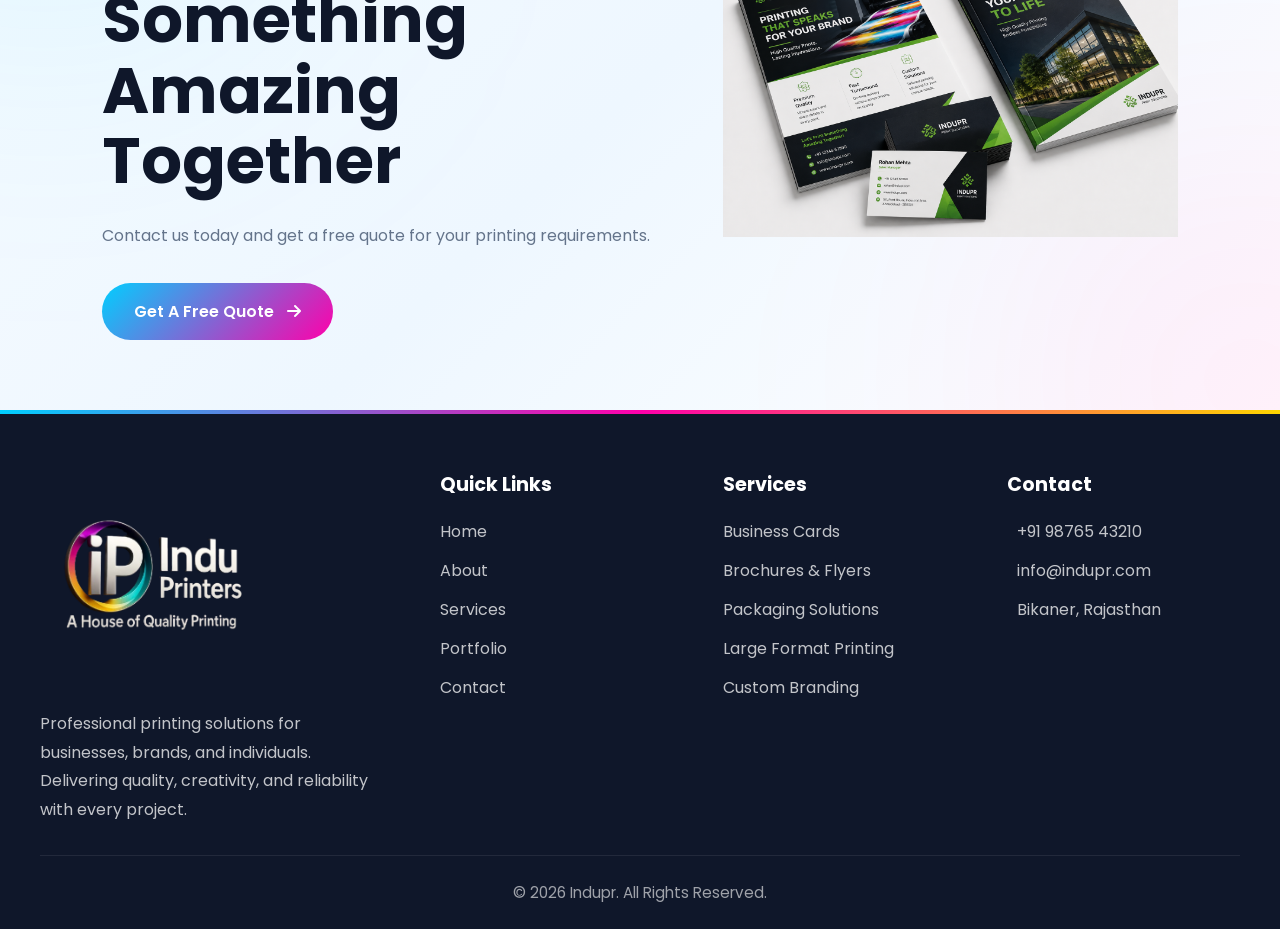
<file: contact.html>
<!DOCTYPE html>
<html lang="en">

<head>
    <meta charset="UTF-8">
    <meta name="viewport" content="width=device-width, initial-scale=1.0">
    <title>Contact Us | Indupr</title>

    <!-- Google Font -->
    <link rel="preconnect" href="https://fonts.googleapis.com">
    <link rel="preconnect" href="https://fonts.gstatic.com" crossorigin>
    <link href="https://fonts.googleapis.com/css2?family=Poppins:wght@300;400;500;600;700;800&display=swap"
        rel="stylesheet">

    <!-- Font Awesome -->
    <link rel="stylesheet" href="https://cdnjs.cloudflare.com/ajax/libs/font-awesome/6.5.2/css/all.min.css">

    <!-- CSS -->
    <link rel="stylesheet" href="css/contact 2 .css">

    
</head>

<body>
 
   
    <!-- ===================================
         HEADER
    =================================== -->

    <header class="site-header">
        <nav class="navbar">

             <!-- LOGO -->
            <a href="index.html" class="logo">
                <img src="assets/logo.png" alt="Indu Printers Logo">
            </a>

            <ul class="nav-links" id="nav-links">
                <li><a href="index.html">Home</a></li>
                <li><a href="about.html">About</a></li>
                <li><a href="services.html">Services</a></li>
                <li><a href="portfolio.html">Portfolio</a></li>
                <li><a href="contact.html" class="active">Contact</a></li>
            </ul>

            <a href="#" class="quote-btn">
                Get a Quote
            </a>

            <button class="hamburger" id="hamburger">
                <span></span>
                <span></span>
                <span></span>
            </button>

        </nav>
    </header>

    <!-- ===================================
         CONTACT HERO
    =================================== -->

    <section class="contact-hero  ">

        <div class="container">

            <div class="hero-content">

                <span class="section-tag-light">
                    CONTACT US
                </span>

                <h1>
                    Let's Discuss Your
                    <span>Next Printing Project</span>
                </h1>

                <p>
                    Have questions about our printing services?
                    Need a custom quote? Our team is ready to help
                    bring your ideas to life.
                </p>

            </div>

        </div>

    </section>

    <!-- ===================================
         CONTACT INFO
    =================================== -->

    <section class="contact-info">

        <div class="container">

            <div class="info-grid">

                <!-- CARD -->

                <div class="info-card reveal">

                    <div class="info-icon">
                        <i class="fa-solid fa-location-dot"></i>
                    </div>

                    <h3>Visit Us</h3>

                    <p>
                        Bikaner, Rajasthan<br>
                        India
                    </p>

                </div>

                <!-- CARD -->

                <div class="info-card reveal">

                    <div class="info-icon">
                        <i class="fa-solid fa-phone"></i>
                    </div>

                    <h3>Call Us</h3>

                    <p>
                        +91 98765 43210
                    </p>

                </div>

                <!-- CARD -->

                <div class="info-card reveal">

                    <div class="info-icon">
                        <i class="fa-solid fa-envelope"></i>
                    </div>

                    <h3>Email Us</h3>

                    <p>
                        info@indupr.com
                    </p>

                </div>

            </div>

        </div>

    </section>

   <!-- ===================================
     CONTACT FORM
=================================== -->

<section class="contact-form-section">

    <div class="container">

        <div class="contact-grid">

            <!-- LEFT -->

            <div class="contact-content reveal">

                <span class="section-tag-light">
                    GET IN TOUCH
                </span>

                <h2>
                    We'd Love To Hear
                    From You
                </h2>

                <p>
                    Whether you need business cards,
                    brochures, packaging, banners,
                    catalogs, or custom printing solutions,
                    our team is here to help.
                </p>

                <div class="contact-feature">
                    <i class="fa-solid fa-circle-check"></i>
                    <span>Fast Response Time</span>
                </div>

                <div class="contact-feature">
                    <i class="fa-solid fa-circle-check"></i>
                    <span>Custom Printing Solutions</span>
                </div>

                <div class="contact-feature">
                    <i class="fa-solid fa-circle-check"></i>
                    <span>Affordable Pricing</span>
                </div>

            </div>

            <!-- RIGHT -->

            <div class="contact-form reveal">

                <form id="contactForm">

                    <div class="input-group">
                        <input
                            id="name"
                            type="text"
                            placeholder="Your Name"
                            required
                        >
                    </div>

                    <div class="input-group">
                        <input
                            id="email"
                            type="email"
                            placeholder="Email Address"
                            required
                        >
                    </div>

                    <div class="input-group">
                        <input
                            id="phone"
                            type="tel"
                            placeholder="Phone Number"
                            required
                        >
                    </div>

                    <div class="input-group">
                        <input
                            id="subject"
                            type="text"
                            placeholder="Subject"
                        >
                    </div>

                    <div class="input-group">
                        <textarea
                            id="message"
                            rows="6"
                            placeholder="Your Message"
                            required
                        ></textarea>
                    </div>

                    <button type="submit" class="submit-btn">
                        Send Message
                        <i class="fa-solid fa-paper-plane"></i>
                    </button>

                    <p id="form-message"></p>

                </form>

            </div>

        </div>

    </div>

</section>

    <!-- ===================================
         MAP SECTION
    =================================== -->

    <section class="map-section reveal">

        <div class="container">

            <div class="section-heading">

                <span class="section-tag-light">
                    OUR LOCATION
                </span>

                <h2>
                    Find Us Easily
                </h2>

            </div>

            <div class="map-container">

                <iframe src="https://www.google.com/maps/embed?pb=" allowfullscreen="" loading="lazy">
                </iframe>

            </div>

        </div>

    </section>

    <!-- ===================================
         CTA SECTION
    =================================== -->
    <div class="reveal">
        <section class="cta-section reveal">

            <div class="container cta-grid">

                <div class="cta-content">

                    <span class="section-tag-light">
                        READY TO START?
                    </span>

                    <h2>
                        Let's Create Something
                        Amazing Together
                    </h2>

                    <p>
                        Contact us today and get a free quote
                        for your printing requirements.
                    </p>

                    <a href="#" class="cta-btn">

                        Get A Free Quote

                        <i class="fa-solid fa-arrow-right"></i>

                    </a>

                </div>

                <div class="cta-image">

                    <img src="assets/this.png" alt="Printing Services">

                </div>

            </div>

        </section>

        <!-- ===================================
     FOOTER SECTION
=================================== -->

        <footer class="footer">

            <div class="container">

                <div class="footer-grid">

                    <!-- COMPANY INFO -->

                    <div class="footer-column">

                        <h3 class="footer-logo">
                            <img src="assets/logo.png" alt="">
                        </h3>

                        <p>
                            Professional printing solutions for businesses,
                            brands, and individuals. Delivering quality,
                            creativity, and reliability with every project.
                        </p>

                    </div>

                    <!-- QUICK LINKS -->

                    <div class="footer-column">

                        <h4>Quick Links</h4>

                        <ul>
                            <li><a href="index.html">Home</a></li>
                            <li><a href="about.html">About</a></li>
                            <li><a href="services.html">Services</a></li>
                            <li><a href="portfolio.html">Portfolio</a></li>
                            <li><a href="contact.html">Contact</a></li>
                        </ul>

                    </div>

                    <!-- SERVICES -->

                    <div class="footer-column">

                        <h4>Services</h4>

                        <ul>
                            <li>Business Cards</li>
                            <li>Brochures & Flyers</li>
                            <li>Packaging Solutions</li>
                            <li>Large Format Printing</li>
                            <li>Custom Branding</li>
                        </ul>

                    </div>

                    <!-- CONTACT -->

                    <div class="footer-column">

                        <h4>Contact</h4>

                        <ul>
                            <li>
                                <i class="ri-phone-line"></i>
                                +91 98765 43210
                            </li>

                            <li>
                                <i class="ri-mail-line"></i>
                                info@indupr.com
                            </li>

                            <li>
                                <i class="ri-map-pin-line"></i>
                                Bikaner, Rajasthan
                            </li>
                        </ul>

                    </div>

                </div>

                <!-- FOOTER BOTTOM -->

                <div class="footer-bottom">

                    <p>
                        © 2026 Indupr. All Rights Reserved.
                    </p>

                </div>

            </div>

        </footer>
    </div>

    <script src="js/main.js"></script>
    <script src="js/contact.js"></script>

</body>

</html>
</file>
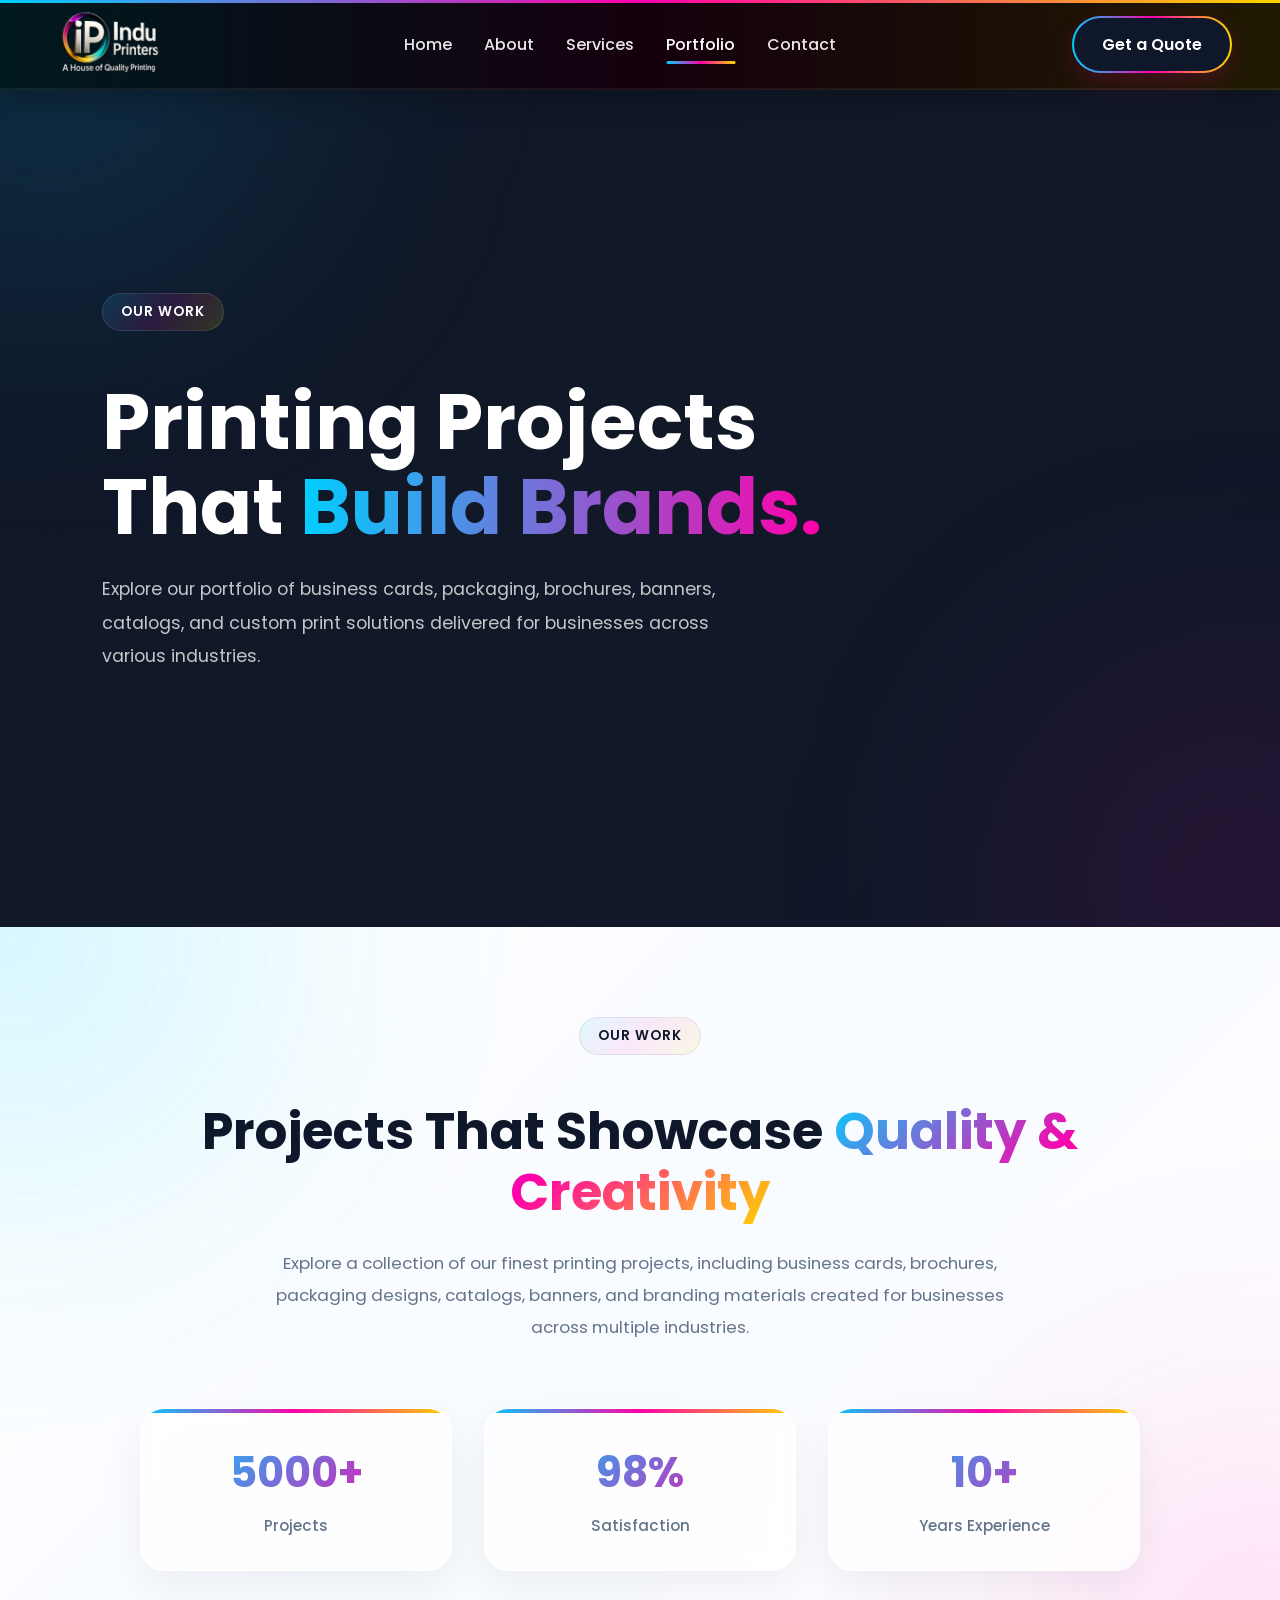
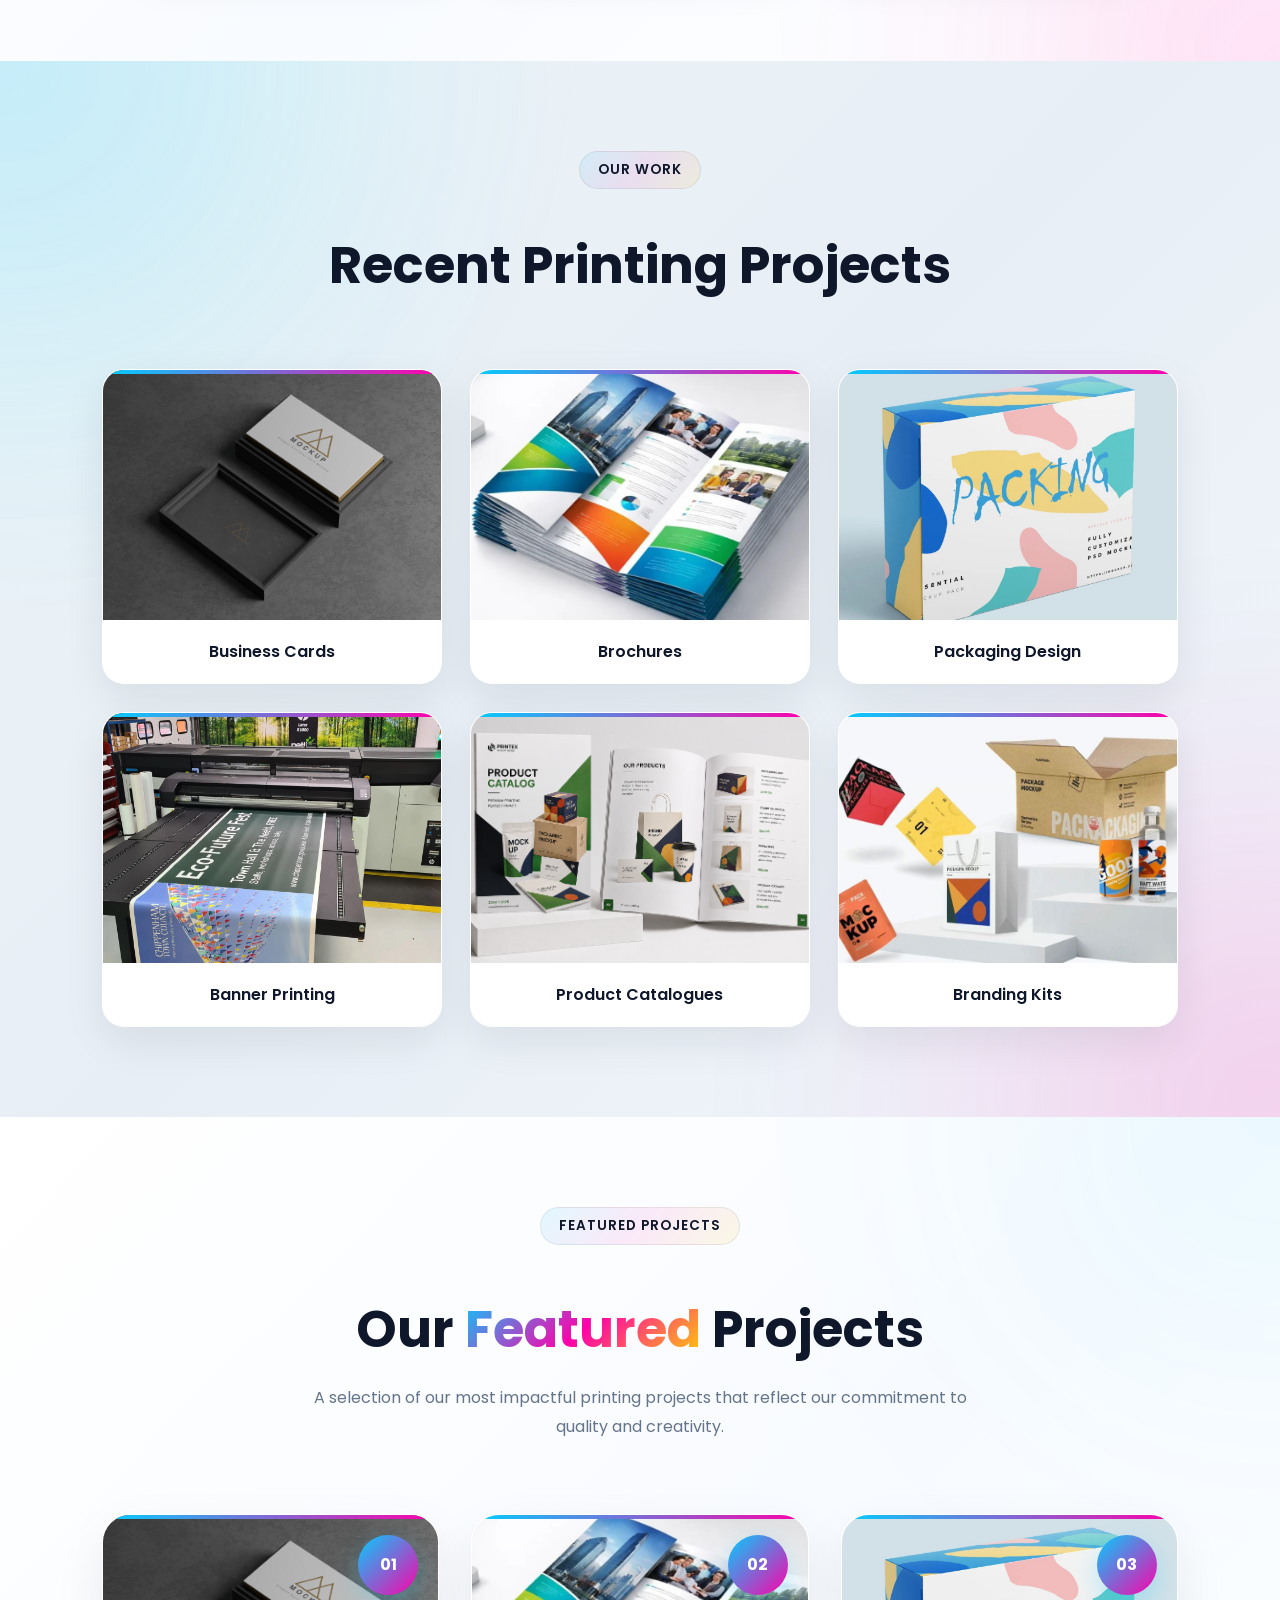
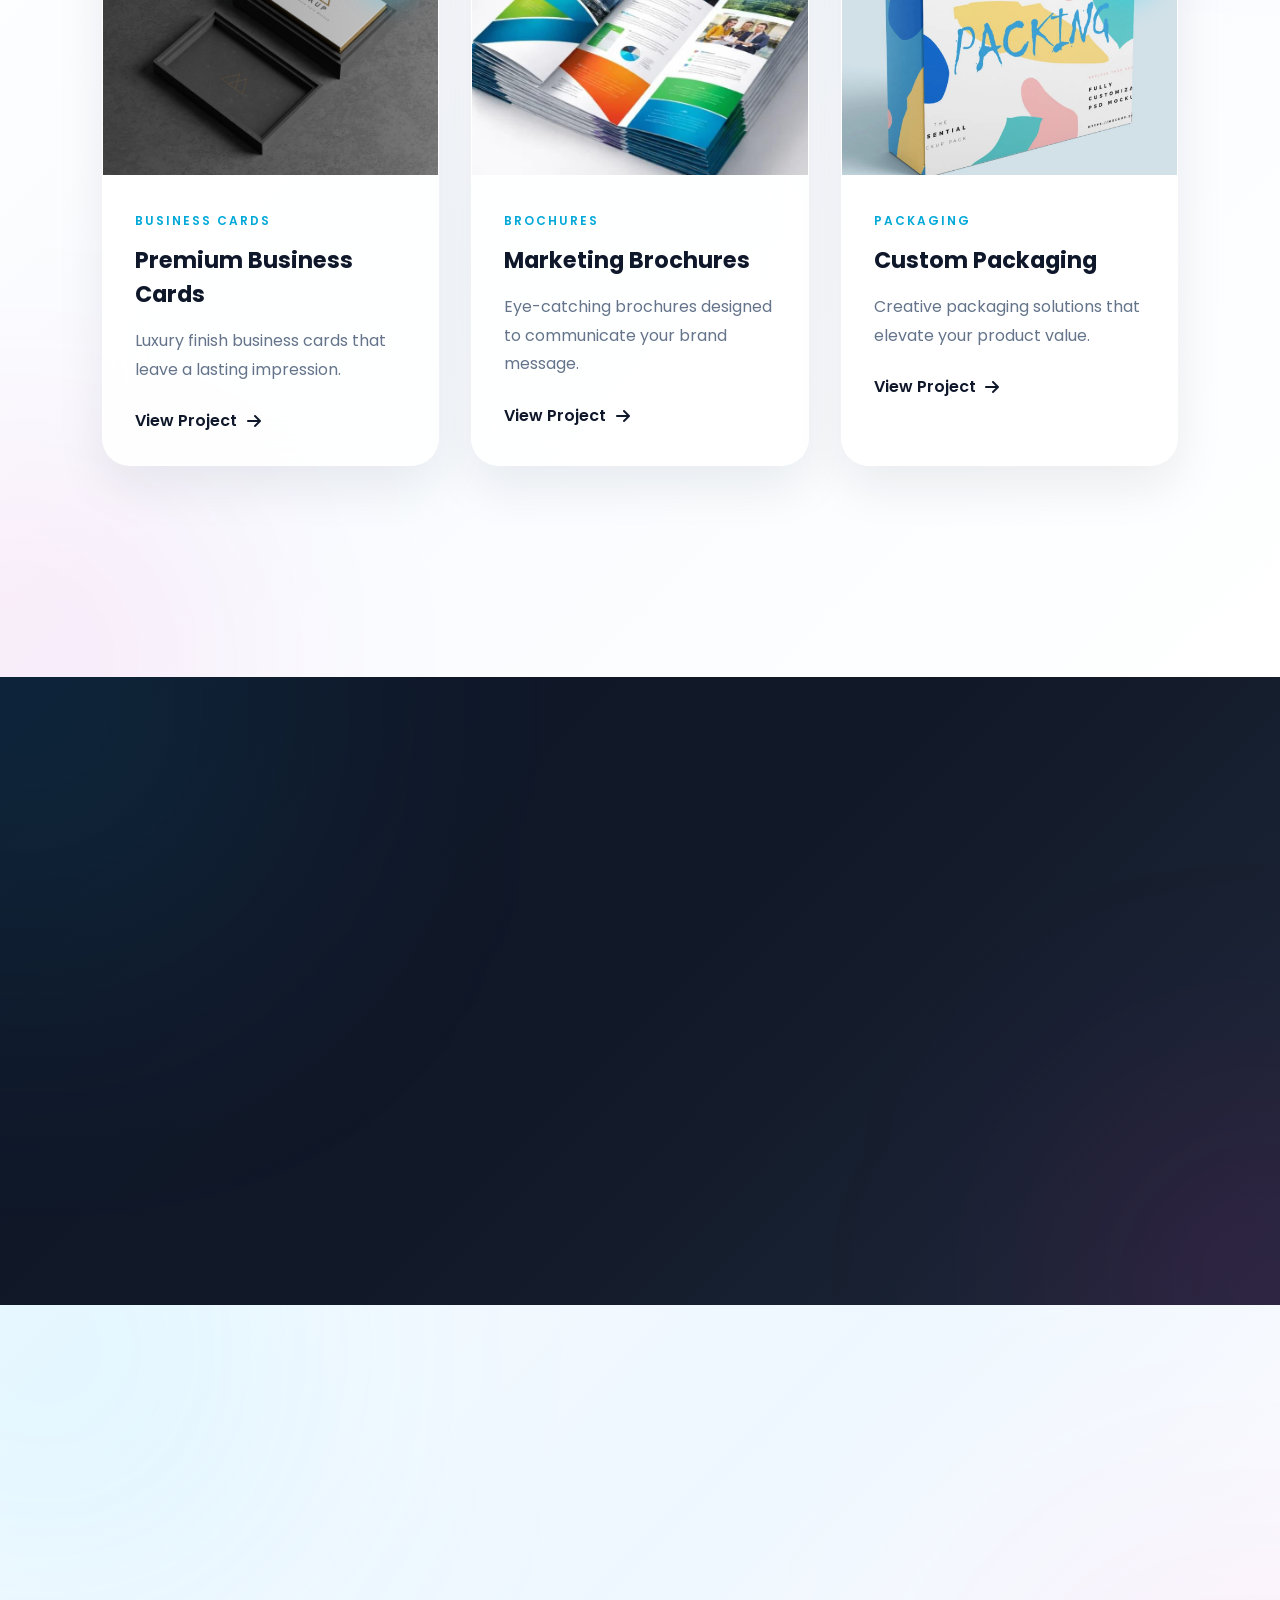
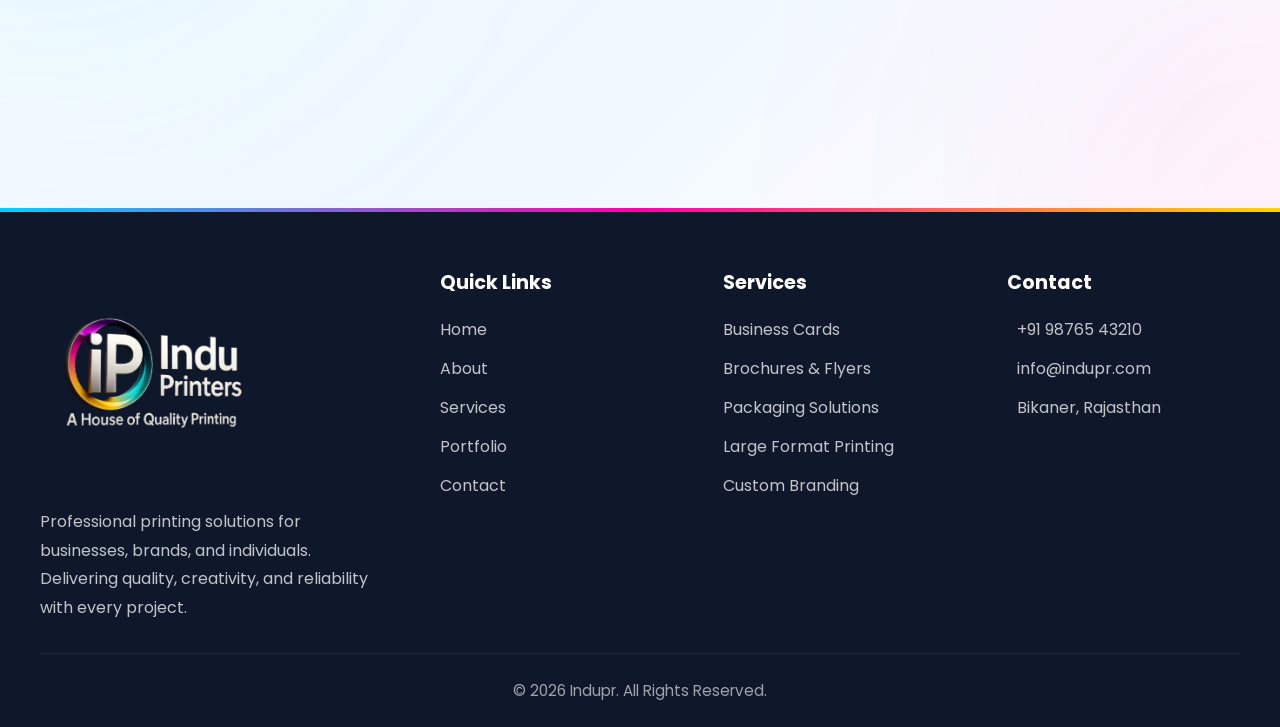
<file: portfolio.html>
<!DOCTYPE html>
<html lang="en">

<head>
    <meta charset="UTF-8">
    <meta name="viewport" content="width=device-width, initial-scale=1.0">
    <title>Portfolio | Indupr</title>

    <!-- Google Font -->
    <link rel="preconnect" href="https://fonts.googleapis.com">
    <link rel="preconnect" href="https://fonts.gstatic.com" crossorigin>
    <link href="https://fonts.googleapis.com/css2?family=Poppins:wght@300;400;500;600;700;800&display=swap"
        rel="stylesheet">

    <!-- Font Awesome -->
    <link rel="stylesheet" href="https://cdnjs.cloudflare.com/ajax/libs/font-awesome/6.5.2/css/all.min.css">

    <link rel="stylesheet" href="css/portfolio 2 .css">


</head>

<body>


    <!-- ===================================
            HEADER
    =================================== -->

    <header class="site-header">
        <nav class="navbar">
            <!-- LOGO -->
            <a href="index.html" class="logo">
                <img src="assets/logo.png" alt="Indu Printers Logo">
            </a>

            <ul class="nav-links" id="nav-links">
                <li><a href="index.html">Home</a></li>
                <li><a href="about.html">About</a></li>
                <li><a href="services.html">Services</a></li>
                <li><a href="portfolio.html" class="active">Portfolio</a></li>
                <li><a href="contact.php">Contact</a></li>
            </ul>

            <a href="contact.php" class="quote-btn">
                Get a Quote
            </a>

            <button class="hamburger" id="hamburger">
                <span></span>
                <span></span>
                <span></span>
            </button>

        </nav>
    </header>

    <!-- ===================================
            PORTFOLIO HERO
    =================================== -->

    <section class="portfolio-hero">

        <div class="hero-container">

            <div class="hero-content ">

                <span class="section-tag-dark">
                    OUR WORK
                </span>

                <h1>
                    Printing Projects That
                    <span>Build Brands.</span>
                </h1>

                <p>
                    Explore our portfolio of business cards,
                    packaging, brochures, banners, catalogs,
                    and custom print solutions delivered for
                    businesses across various industries.
                </p>

            </div>

        </div>

    </section>

    <!-- ===================================
     PORTFOLIO INTRO
=================================== -->

    <section class="portfolio-intro reveal">
        <div class="container">

            <span class="section-tag-light">
                OUR WORK
            </span>

            <h2>
                Projects That Showcase
                <span>Quality & Creativity</span>
            </h2>

            <p>
                Explore a collection of our finest printing projects,
                including business cards, brochures, packaging designs,
                catalogs, banners, and branding materials created for
                businesses across multiple industries.
            </p>

            <div class="intro-stats">

                <div class="intro-stat">
                    <h3>5000+</h3>
                    <span>Projects</span>
                </div>

                <div class="intro-stat">
                    <h3>98%</h3>
                    <span>Satisfaction</span>
                </div>

                <div class="intro-stat">
                    <h3>10+</h3>
                    <span>Years Experience</span>
                </div>

            </div>

        </div>
    </section>

    <!-- ===================================
     PORTFOLIO GALLERY
=================================== -->

    <section class="portfolio-gallery">
        <div class="container">

            <div class="section-heading reveal">
                <span class="section-tag-light">
                    OUR WORK
                </span>
                <h2>
                    Recent Printing Projects
                </h2>
            </div>

            <div class="gallery-grid">

                <!-- Card 1 -->
                <div class="gallery-card reveal">
                    <img src="assets/buisness cards.png" alt="Business Cards">

                    <div class="gallery-info">
                        <h3>Business Cards</h3>
                    </div>

                    <div class="gallery-overlay">
                        <h3>Business Cards</h3>
                        <p>
                            Premium corporate cards with luxury finishes and vibrant colors.
                        </p>
                    </div>
                </div>

                <!-- Card 2 -->
                <div class="gallery-card reveal">
                    <img src="assets/flyers.png" alt="Brochures">

                    <div class="gallery-info">
                        <h3>Brochures</h3>
                    </div>

                    <div class="gallery-overlay">
                        <h3>Brochures</h3>
                        <p>
                            Modern marketing brochures designed for maximum impact.
                        </p>
                    </div>
                </div>

                <!-- Card 3 -->
                <div class="gallery-card reveal">
                    <img src="assets/packaging.png" alt="Packaging">

                    <div class="gallery-info">
                        <h3>Packaging Design</h3>
                    </div>

                    <div class="gallery-overlay">
                        <h3>Packaging Design</h3>
                        <p>
                            Custom packaging solutions that strengthen brand identity.
                        </p>
                    </div>
                </div>

                <!-- Card 4 -->
                <div class="gallery-card reveal">
                    <img src="assets/banner.png" alt="Banner Printing">

                    <div class="gallery-info">
                        <h3>Banner Printing</h3>
                    </div>

                    <div class="gallery-overlay">
                        <h3>Banner Printing</h3>
                        <p>
                            Large-format banners for promotions, events, and branding.
                        </p>
                    </div>
                </div>

                <!-- Card 5 -->
                <div class="gallery-card reveal">
                    <img src="assets/product analog.png" alt="Catalogues">

                    <div class="gallery-info">
                        <h3>Product Catalogues</h3>
                    </div>

                    <div class="gallery-overlay">
                        <h3>Product Catalogues</h3>
                        <p>
                            High-quality catalogue printing with premium paper finishes.
                        </p>
                    </div>
                </div>

                <!-- Card 6 -->
                <div class="gallery-card reveal">
                    <img src="assets/branding kits.png" alt="Branding Kit">

                    <div class="gallery-info">
                        <h3>Branding Kits</h3>
                    </div>

                    <div class="gallery-overlay">
                        <h3>Branding Kits</h3>
                        <p>
                            Complete branding materials including stationery and packaging.
                        </p>
                    </div>
                </div>

            </div>

        </div>
    </section>


    <!-- ===================================
     FEATURED PROJECTS
=================================== -->

    <section class="featured-projects reveal">

        <div class="container">

            <div class="section-heading reveal">
                <span class="section-tag-light">FEATURED PROJECTS</span>

                <h2>
                    Our <span>Featured</span> Projects
                </h2>

                <p>
                    A selection of our most impactful printing projects that
                    reflect our commitment to quality and creativity.
                </p>
            </div>

            <div class="featured-grid">

                <!-- CARD 1 -->
                <div class="featured-card reveal">
                    <div class="card-image">
                        <img src="assets/buisness cards.png" alt="">
                        <div class="card-number">01</div>
                    </div>

                    <div class="card-content">
                        <span>BUSINESS CARDS</span>
                        <h3>Premium Business Cards</h3>

                        <p>
                            Luxury finish business cards that leave
                            a lasting impression.
                        </p>

                        <a href="#">
                            View Project
                            <i class="fa-solid fa-arrow-right"></i>
                        </a>
                    </div>
                </div>

                <!-- CARD 2 -->
                <div class="featured-card reveal">
                    <div class="card-image">
                        <img src="assets/flyers.png" alt="">
                        <div class="card-number">02</div>
                    </div>

                    <div class="card-content">
                        <span>BROCHURES</span>
                        <h3>Marketing Brochures</h3>

                        <p>
                            Eye-catching brochures designed to
                            communicate your brand message.
                        </p>

                        <a href="#">
                            View Project
                            <i class="fa-solid fa-arrow-right"></i>
                        </a>
                    </div>
                </div>

                <!-- CARD 3 -->
                <div class="featured-card reveal">
                    <div class="card-image">
                        <img src="assets/packaging.png" alt="">
                        <div class="card-number">03</div>
                    </div>

                    <div class="card-content">
                        <span>PACKAGING</span>
                        <h3>Custom Packaging</h3>

                        <p>
                            Creative packaging solutions that
                            elevate your product value.
                        </p>

                        <a href="#">
                            View Project
                            <i class="fa-solid fa-arrow-right"></i>
                        </a>
                    </div>
                </div>

            </div>

            <div class="projects-btn reveal">
                <a href="#" class="view-all-btn">
                    View All Projects
                </a>
            </div>

        </div>

    </section>

    <!-- ===================================
            CLIENT FEEDBACK
    =================================== -->

    <section class="testimonials">

        <div class="container">

            <div class="section-heading reveal">

                <span class="section-tag-dark">
                    CLIENT FEEDBACK
                </span>

                <h2>
                    What Clients Say
                </h2>

            </div>

            <div class="testimonial-grid">

                <div class="testimonial-card reveal">
                    <p>
                        "Outstanding print quality and
                        excellent service. Highly recommended."
                    </p>
                    <h4>Rahul Sharma</h4>
                </div>

                <div class="testimonial-card reveal">
                    <p>
                        "Delivered exactly what we needed,
                        on time and within budget."
                    </p>
                    <h4>Priya Mehta</h4>
                </div>

                <div class="testimonial-card reveal">
                    <p>
                        "Professional team and amazing
                        attention to detail."
                    </p>
                    <h4>Amit Verma</h4>
                </div>

            </div>

        </div>

    </section>

    <!-- ===================================
            CTA
    =================================== -->

    <section class="cta-section">

        <div class="container cta-grid">

            <div class="cta-content reveal">

                <span class="section-tag-light">
                    READY TO START?
                </span>

                <h2>
                    Let's Print Something
                    <span>Amazing Together.</span>
                </h2>

                <p>
                    Contact us today and bring your
                    ideas to life with premium quality
                    printing solutions.
                </p>

                <a href="contact.php" class="cta-btn">
                    Get A Free Quote
                    <i class="fa-solid fa-arrow-right"></i>
                </a>

            </div>

        </div>

    </section>

    <!-- ===================================
     FOOTER SECTION
=================================== -->

    <footer class="footer">

        <div class="container">

            <div class="footer-grid">

                <!-- COMPANY INFO -->

                <div class="footer-column">

                    <h3 class="footer-logo">
                        <img src="assets/logo.png" alt="">
                    </h3>

                    <p>
                        Professional printing solutions for businesses,
                        brands, and individuals. Delivering quality,
                        creativity, and reliability with every project.
                    </p>

                </div>

                <!-- QUICK LINKS -->

                <div class="footer-column">

                    <h4>Quick Links</h4>

                    <ul>
                        <li><a href="index.html">Home</a></li>
                        <li><a href="about.html">About</a></li>
                        <li><a href="services.html">Services</a></li>
                        <li><a href="portfolio.html">Portfolio</a></li>
                        <li><a href="contact.php">Contact</a></li>
                    </ul>

                </div>

                <!-- SERVICES -->

                <div class="footer-column">

                    <h4>Services</h4>

                    <ul>
                        <li>Business Cards</li>
                        <li>Brochures & Flyers</li>
                        <li>Packaging Solutions</li>
                        <li>Large Format Printing</li>
                        <li>Custom Branding</li>
                    </ul>

                </div>

                <!-- CONTACT -->

                <div class="footer-column">

                    <h4>Contact</h4>

                    <ul>
                        <li>
                            <i class="ri-phone-line"></i>
                            +91 98765 43210
                        </li>

                        <li>
                            <i class="ri-mail-line"></i>
                            info@indupr.com
                        </li>

                        <li>
                            <i class="ri-map-pin-line"></i>
                            Bikaner, Rajasthan
                        </li>
                    </ul>

                </div>

            </div>

            <!-- FOOTER BOTTOM -->

            <div class="footer-bottom">

                <p>
                    © 2026 Indupr. All Rights Reserved.
                </p>

            </div>

        </div>

    </footer>

    <script src="js/main.js"></script>

</body>

</html>
</file>
<file: 2.about.css>
/* =========================================================
   GOOGLE FONT
========================================================= */

@import url('https://fonts.googleapis.com/css2?family=Poppins:wght@300;400;500;600;700;800&display=swap');


/* =========================================================
   GLOBAL RESET
========================================================= */

* {
    margin: 0;
    padding: 0;
    box-sizing: border-box;
}

html {
    scroll-behavior: smooth;
}

body {
    font-family: 'Poppins', sans-serif;
    background: #ffffff;
    color: #111111;
    overflow-x: hidden;
}

img {
    width: 100%;
    display: block;
}

a {
    text-decoration: none;
    color: inherit;
}

button {
    font-family: inherit;
}

.container {
    width: min(1120px, 90%);
    margin: auto;
}


/* =========================================================
   COMMON COLORS
========================================================= */

:root {
    --green: #12b957;
    --dark-green: #079a45;
    --black: #080d0b;
    --dark: #101412;
    --white: #ffffff;
    --light-bg: #f5faf7;
    --text: #222522;
    --muted: #707773;
    --border: #e5ebe7;
}
/* =========================================================
   STICKY HEADER
========================================================= */

.site-header {
    width: 100%;

    position: sticky;
    top: 0;

    z-index: 9999;
}

/* ===================================
   NAVBAR
=================================== */

.navbar {
    width: 100%;
    height: 80px;
    padding: 0 3rem;
    background: #000000;
    color: #ffffff;

    display: flex;
    justify-content: space-between;
    align-items: center;

    position: sticky;
    top: 0;
    z-index: 1000;

    box-shadow: 0 2px 10px rgba(0, 0, 0, 0.05);

    animation: fadeUp 1s ease-out;
}


/* ===================================
   LOGO
=================================== */

.logo {
    font-size: 2rem;
    font-weight: 700;
     color: white; 
    cursor: pointer;

    transition: color 0.3s ease;
}

.logo:hover {
    color: #22c55e;
}


/* ===================================
   NAVIGATION LINKS
=================================== */

.nav-links {
    display: flex;
    gap: 2rem;
    list-style: none;
}

.nav-links a {
    position: relative;

    text-decoration: none;
    color: white;

    font-size: 1rem;
    font-weight: 500;

    transition: color 0.3s ease;
}


/* ===================================
   NAV LINK UNDERLINE ANIMATION
=================================== */

.nav-links a::after {
    content: "";

    position: absolute;
    left: 50%;
    bottom: -6px;

    width: 0;
    height: 2px;

    background: #22c55e;

    transform: translateX(-50%);
    transition: width 0.3s ease;
}

.nav-links a:hover {
    color: #22c55e;
}

.nav-links a:hover::after {
    width: 100%;
}


/* ===================================
   ACTIVE NAVIGATION LINK
=================================== */

.nav-links a.active {
    color: #22c55e;
}

.nav-links a.active::after {
    width: 100%;
}


/* ===================================
   QUOTE BUTTON
=================================== */

.quote-btn {
    padding: 0.9rem 1.8rem;

    text-decoration: none;
    color: #ffffff;
    background: #22c55e;

    font-size: 1rem;
    font-weight: 600;

    border-radius: 50px;

    transition: all 0.3s ease;
}

.quote-btn:hover {
    background: #22c55e;

    transform: translateY(-3px);

    box-shadow: 0 10px 20px rgba(34, 197, 94, 0.25);
}


/* ===================================
   HAMBURGER MENU
=================================== */

.hamburger {
    display: none;

    width: 40px;
    height: 40px;

    border: none;
    background: transparent;

    cursor: pointer;

    flex-direction: column;
    justify-content: center;
    align-items: center;

    gap: 5px;
}

.hamburger span {
    width: 25px;
    height: 2px;

    background: #111827;

    border-radius: 5px;

    transition: all 0.3s ease;
}



/* =========================================================
   ABOUT HERO
========================================================= */

.about-hero {
    min-height: 370px;

    position: relative;

    display: flex;
    align-items: center;

    background-image:
        url("assets/about-hero.jpg.png");

    background-size: cover;
    background-position: center;

    overflow: hidden;

    /*
       Same fadeUp animation
       used in your Home page.
    */
    animation: fadeUp 1s ease-out;
}


/* =========================================================
   HERO OVERLAY
========================================================= */

.hero-overlay {
    position: absolute;

    inset: 0;

    background:
        linear-gradient(
            90deg,
            rgba(5, 12, 8, 0.97) 0%,
            rgba(5, 12, 8, 0.88) 40%,
            rgba(5, 12, 8, 0.50) 100%
        );
}


.hero-container {
    width: min(1120px, 90%);

    margin: auto;

    position: relative;

    z-index: 2;
}


/* =========================================================
   HERO TEXT
========================================================= */

.hero-text {
    max-width: 600px;

    /*
       Same fadeUp animation
       from Home page.
    */
    animation: fadeUp 1s ease-out;
}


/* ---------- HERO TAG ---------- */

.section-tag {
    display: inline-block;

    color: var(--green);

    font-size: 13px;

    font-weight: 600;

    letter-spacing: 1px;

    margin-bottom: 12px;
}


/* ---------- HERO HEADING ---------- */

.hero-text h1 {
    color: #ffffff;

    font-size: clamp(38px, 4vw, 56px);

    line-height: 1.08;

    font-weight: 700;

    letter-spacing: -1.5px;

    margin-bottom: 20px;
}

.hero-text h1 span {
    color: var(--green);
}


/* ---------- HERO PARAGRAPH ---------- */

.hero-text p {
    max-width: 520px;

    color: #b9c0bc;

    font-size: 16px;

    line-height: 1.8;
}


/* =========================================================
   COMPANY INTRODUCTION
========================================================= */

.company-section {
    padding: 80px 0;

    background: #ffffff;
}


.company-grid {
    display: grid;

    grid-template-columns: 1fr 1fr;

    align-items: center;

    gap: 65px;
}


/* =========================================================
   COMPANY IMAGE
========================================================= */

.company-image {
    position: relative;

    /*
       Same slideLeft animation
       from your Home page.
    */
    animation: slideLeft 1s ease-out;
}


.company-image img {
    height: 370px;

    object-fit: cover;

    border-radius: 8px;

    box-shadow:
        0 15px 40px rgba(0, 0, 0, 0.12);

    transition: 0.4s ease;
}

.company-image img:hover {
    transform: scale(1.02);
}


/* =========================================================
   COMPANY CONTENT
========================================================= */

.company-content {

    /*
       Same slideRight animation
       from your Home page.
    */
    animation: slideRight 1s ease-out;
}


.company-content h2 {
    font-size: 38px;

    line-height: 1.15;

    margin-bottom: 20px;

    color: var(--black);
}

.company-content h2 span {
    color: var(--green);
}


.company-content p {
    color: var(--muted);

    font-size: 16px;

    line-height: 1.8;

    margin-bottom: 14px;
}


/* =========================================================
   PRIMARY BUTTON
========================================================= */

.primary-btn {
    display: inline-flex;

    align-items: center;

    gap: 10px;

    margin-top: 14px;

    padding: 13px 21px;

    background: var(--green);

    color: #ffffff;

    border-radius: 6px;

    font-size: 14px;

    font-weight: 600;

    transition: 0.3s ease;
}

.primary-btn:hover {
    background: var(--dark-green);

    transform: translateY(-3px);

    box-shadow:
        0 10px 20px rgba(18, 185, 87, 0.20);
}

.primary-btn i {
    font-size: 15px;
}


/* =========================================================
   MISSION / VISION
========================================================= */

.mission-section {
    padding: 10px 0 75px;

    background: #ffffff;
}


.mission-grid {
    display: grid;

    grid-template-columns: repeat(2, 1fr);

    gap: 25px;
}


/* =========================================================
   MISSION CARD
========================================================= */

.mission-card {
    padding: 38px 40px;

    background: #f6faf8;

    border: 1px solid #edf2ef;

    text-align: center;

    border-radius: 8px;

    transition:
        transform 0.4s ease,
        box-shadow 0.4s ease;

    /*
       Cards come from bottom.
    */
    animation: fadeUp 1s ease-out;
}

.mission-card:hover {
    transform: translateY(-6px);

    box-shadow:
        0 15px 35px rgba(0, 0, 0, 0.08);
}


/* =========================================================
   MISSION ICON
========================================================= */

.card-icon {
    width: 52px;
    height: 52px;

    margin: 0 auto 17px;

    display: grid;

    place-items: center;

    color: var(--green);

    background: #e9f8ef;

    border-radius: 50%;

    font-size: 20px;

    transition: 0.3s ease;
}

.mission-card:hover .card-icon {
    background: var(--green);

    color: #ffffff;

    transform: scale(1.08);
}


/* =========================================================
   MISSION TEXT
========================================================= */

.mission-card h3 {
    font-size: 20px;

    margin-bottom: 11px;
}

.mission-card p {
    max-width: 420px;

    margin: auto;

    color: var(--muted);

    font-size: 15px;

    line-height: 1.7;
}


/* =========================================================
   WHY CHOOSE US
========================================================= */

.why-section {
    padding: 70px 0 80px;

    background: #ffffff;
}


.section-heading {
    text-align: center;

    margin-bottom: 45px;

    animation: fadeUp 1s ease-out;
}


.section-heading .section-tag {
    margin-bottom: 7px;
}


.section-heading h2 {
    font-size: 38px;

    color: var(--black);
}


/* =========================================================
   FEATURES GRID
========================================================= */

.features-grid {
    display: grid;

    grid-template-columns:
        repeat(6, 1fr);

    gap: 20px;
}


/* =========================================================
   FEATURE CARD
========================================================= */

.feature-card {
    text-align: center;

    animation: fadeUp 1s ease-out;

    transition: 0.4s ease;
}

.feature-card:hover {
    transform: translateY(-5px);
}


/* =========================================================
   FEATURE ICON
========================================================= */

.feature-icon {
    width: 52px;
    height: 52px;

    margin: 0 auto 15px;

    display: grid;

    place-items: center;

    color: var(--green);

    border: 1px solid #bdebcf;

    background: #f1fbf5;

    border-radius: 10px;

    font-size: 19px;

    transition: 0.3s ease;
}

.feature-card:hover .feature-icon {
    background: var(--green);

    color: #ffffff;

    transform: scale(1.08);
}


.feature-card h3 {
    font-size: 15px;

    margin-bottom: 8px;

    color: #222;
}


.feature-card p {
    color: #858c88;

    font-size: 13px;

    line-height: 1.7;
}


/* =========================================================
   HOW WE WORK
========================================================= */

.process-section {
    padding: 70px 0 80px;

    background: #f5faf7;
}


.process-wrapper {
    display: grid;

    grid-template-columns:
        repeat(4, 1fr);

    gap: 35px;

    position: relative;
}


/* =========================================================
   CONNECTING LINE
========================================================= */

.process-wrapper::before {
    content: "";

    position: absolute;

    top: 26px;

    left: 11%;

    right: 11%;

    height: 1px;

    background: #bdebcf;

    z-index: 0;
}


/* =========================================================
   PROCESS ITEM
========================================================= */

.process-item {
    position: relative;

    text-align: center;

    z-index: 1;

    animation: fadeUp 1s ease-out;
}


/* =========================================================
   PROCESS NUMBER
========================================================= */

.process-number {
    width: 52px;
    height: 52px;

    margin: auto;

    display: grid;

    place-items: center;

    background: #ffffff;

    border: 1px solid #bdebcf;

    border-radius: 50%;

    color: var(--green);

    font-size: 14px;

    font-weight: 600;

    transition: 0.3s ease;
}

.process-item:hover .process-number {
    background: var(--green);

    color: #ffffff;

    transform: scale(1.08);
}


/* =========================================================
   PROCESS ICON
========================================================= */

.process-icon {
    width: 40px;
    height: 40px;

    margin: 16px auto 12px;

    display: grid;

    place-items: center;

    background: var(--green);

    color: #ffffff;

    border-radius: 50%;

    font-size: 16px;

    transition: 0.3s ease;
}

.process-item:hover .process-icon {
    transform: rotate(8deg) scale(1.08);
}


.process-item h3 {
    font-size: 16px;

    margin-bottom: 8px;
}


.process-item p {
    max-width: 190px;

    margin: auto;

    color: var(--muted);

    font-size: 13px;

    line-height: 1.7;
}


/* =========================================================
   STATISTICS
========================================================= */

.stats-section {
    padding: 35px 0;

    background: #09110d;

    color: #ffffff;

    animation: fadeUp 1s ease-out;
}


.stats-grid {
    display: grid;

    grid-template-columns:
        repeat(4, 1fr);

    gap: 30px;
}


.stat-item {
    display: flex;

    align-items: center;

    justify-content: center;

    gap: 15px;

    animation: fadeUp 1s ease-out;
}


.stat-item > i {
    color: var(--green);

    font-size: 25px;

    transition: 0.3s ease;
}

.stat-item:hover > i {
    transform: scale(1.15);
}


.stat-item h2 {
    color: #ffffff;

    font-size: 30px;

    line-height: 1;
}


.stat-item h2 span {
    color: var(--green);
}


.stat-item p {
    margin-top: 6px;

    color: #aeb6b1;

    font-size: 13px;
}


/* =========================================================
   CTA SECTION
========================================================= */

.cta-section {
    padding: 65px 0;

    background:
        linear-gradient(
            135deg,
            #0cb553,
            #078e40
        );

    overflow: hidden;
}


.cta-grid {
    display: grid;

    grid-template-columns: 0.9fr 1.1fr;

    align-items: center;

    gap: 70px;
}


/* =========================================================
   CTA IMAGE
========================================================= */

.cta-image {
    display: flex;

    align-items: center;

    justify-content: center;

    animation: slideLeft 1s ease-out;
}


.cta-image img {
    width: 320px;

    max-height: 200px;

    object-fit: contain;

    filter:
        drop-shadow(
            0 20px 20px rgba(0, 0, 0, 0.25)
        );

    transform: rotate(-5deg);

    transition: 0.4s ease;
}

.cta-image img:hover {
    transform:
        rotate(-2deg)
        scale(1.04);
}


/* =========================================================
   CTA CONTENT
========================================================= */

.cta-content {
    animation: slideRight 1s ease-out;
}


.cta-content .section-tag {
    color: #bfffd4;
}


.cta-content h2 {
    max-width: 500px;

    color: #ffffff;

    font-size: 38px;

    line-height: 1.2;

    margin-bottom: 17px;
}


.cta-content h2 span {
    color: #c9ffda;
}


.cta-content p {
    max-width: 500px;

    color: #e0ffe9;

    font-size: 15px;

    line-height: 1.8;

    margin-bottom: 20px;
}


/* =========================================================
   CTA BUTTON
========================================================= */

.cta-btn {
    display: inline-flex;

    align-items: center;

    gap: 10px;

    background: #ffffff;

    color: #079a45;

    padding: 13px 20px;

    border-radius: 6px;

    font-size: 14px;

    font-weight: 600;

    transition: 0.3s ease;
}

.cta-btn:hover {
    transform: translateY(-3px);

    box-shadow:
        0 8px 20px rgba(0, 0, 0, 0.15);
}


.cta-btn i {
    font-size: 15px;
}


/* =========================================================
   FOOTER
========================================================= */

.footer {
    padding: 25px 0;

    background: #080d0b;

    color: #ffffff;

    animation: fadeUp 1s ease-out;
}


.footer-content {
    display: flex;

    align-items: center;

    justify-content: space-between;

    gap: 20px;
}


.footer-logo .logo {
    font-size: 18px;
}


.footer-logo p {
    color: #7e8782;

    font-size: 13px;

    margin-top: 5px;
}


.copyright {
    color: #747d78;

    font-size: 13px;
}


.social-links {
    display: flex;

    gap: 10px;
}


.social-links a {
    width: 32px;
    height: 32px;

    display: grid;

    place-items: center;

    border: 1px solid #29332e;

    border-radius: 50%;

    color: #9aa39e;

    font-size: 14px;

    transition: 0.3s ease;
}


.social-links a:hover {
    color: var(--green);

    border-color: var(--green);

    transform: translateY(-3px);
}


/* =========================================================
   MAIN ANIMATION
   SAME STYLE AS HOME PAGE
========================================================= */


/* ---------- FADE UP ---------- */

@keyframes fadeUp {

    from {
        opacity: 0;

        transform:
            translateY(40px);
    }

    to {
        opacity: 1;

        transform:
            translateY(0);
    }

}


/* ---------- SLIDE LEFT ---------- */

@keyframes slideLeft {

    from {
        opacity: 0;

        transform:
            translateX(-60px);
    }

    to {
        opacity: 1;

        transform:
            translateX(0);
    }

}


/* ---------- SLIDE RIGHT ---------- */

@keyframes slideRight {

    from {
        opacity: 0;

        transform:
            translateX(60px);
    }

    to {
        opacity: 1;

        transform:
            translateX(0);
    }

}


/* =========================================================
   TABLET RESPONSIVE
========================================================= */

@media (max-width: 900px) {

    /* ---------- NAVBAR ---------- */

    .navbar {
        height: 78px;
    }

    .nav-menu {
        gap: 18px;
    }

    .nav-menu > a:not(.quote-btn) {
        font-size: 14px;
    }

    .quote-btn {
        padding: 10px 15px;

        font-size: 13px;
    }


    /* ---------- COMPANY ---------- */

    .company-grid {
        gap: 35px;
    }


    /* ---------- FEATURES ---------- */

    .features-grid {
        grid-template-columns:
            repeat(3, 1fr);

        row-gap: 35px;
    }


    /* ---------- CTA ---------- */

    .cta-grid {
        gap: 30px;
    }

}


/* =========================================================
   MOBILE RESPONSIVE
========================================================= */

@media (max-width: 700px) {

    /* ---------- NAVBAR ---------- */

    .navbar {
        height: 70px;
    }

    .logo {
        font-size: 20px;
    }

    .nav-menu {
        display: none;
    }

    .menu-toggle {
        display: block;
    }


    /* ---------- HERO ---------- */

    .about-hero {
        min-height: 430px;
    }

    .hero-text {
        max-width: 100%;
    }

    .section-tag {
        font-size: 12px;
    }

    .hero-text h1 {
        font-size: 38px;

        line-height: 1.1;
    }

    .hero-text p {
        font-size: 15px;

        line-height: 1.7;
    }


    /* ---------- COMPANY ---------- */

    .company-section {
        padding: 60px 0;
    }

    .company-grid {
        grid-template-columns: 1fr;

        gap: 35px;
    }

    .company-image img {
        height: 280px;
    }

    .company-content h2 {
        font-size: 32px;
    }

    .company-content p {
        font-size: 15px;
    }


    /* ---------- MISSION ---------- */

    .mission-grid {
        grid-template-columns: 1fr;
    }

    .mission-card h3 {
        font-size: 19px;
    }

    .mission-card p {
        font-size: 14px;
    }


    /* ---------- FEATURES ---------- */

    .features-grid {
        grid-template-columns:
            repeat(2, 1fr);

        gap: 35px 20px;
    }


    .feature-card h3 {
        font-size: 15px;
    }

    .feature-card p {
        font-size: 13px;
    }


    /* ---------- PROCESS ---------- */

    .process-wrapper {
        grid-template-columns:
            repeat(2, 1fr);

        gap: 40px 20px;
    }

    .process-wrapper::before {
        display: none;
    }


    /* ---------- STATS ---------- */

    .stats-grid {
        grid-template-columns:
            repeat(2, 1fr);

        gap: 25px 10px;
    }

    .stat-item {
        justify-content: flex-start;

        padding-left: 10px;
    }


    /* ---------- CTA ---------- */

    .cta-section {
        padding: 55px 0;
    }

    .cta-grid {
        grid-template-columns: 1fr;

        text-align: center;
    }

    .cta-image img {
        width: 240px;
    }

    .cta-content h2,
    .cta-content p {
        margin-left: auto;

        margin-right: auto;
    }

    .cta-content h2 {
        font-size: 32px;
    }


    /* ---------- FOOTER ---------- */

    .footer-content {
        flex-direction: column;

        text-align: center;
    }

}


/* =========================================================
   SMALL MOBILE
========================================================= */

@media (max-width: 450px) {

    .container {
        width: 88%;
    }


    /* ---------- HERO ---------- */

    .hero-text h1 {
        font-size: 32px;
    }

    .hero-text p {
        font-size: 14px;
    }


    /* ---------- HEADINGS ---------- */

    .section-heading h2 {
        font-size: 30px;
    }

    .company-content h2 {
        font-size: 29px;
    }


    /* ---------- FEATURES ---------- */

    .features-grid {
        grid-template-columns: 1fr;
    }


    /* ---------- PROCESS ---------- */

    .process-wrapper {
        grid-template-columns: 1fr;
    }


    /* ---------- STATS ---------- */

    .stats-grid {
        grid-template-columns: 1fr;
    }

    .stat-item {
        justify-content: center;
    }


    /* ---------- CTA ---------- */

    .cta-content h2 {
        font-size: 29px;
    }

}
</file>
<file: css/about 2.css>
/* ===================================
   GOOGLE FONT
=================================== */

@import url('https://fonts.googleapis.com/css2?family=Poppins:wght@100;200;300;400;500;600;700;800;900&display=swap');


/* ===================================
   RESET
=================================== */

* {
    margin: 0;
    padding: 0;
    box-sizing: border-box;
    font-family: "Poppins", sans-serif;
}

html {
    scroll-behavior: smooth;
}

html,
body {
     margin: 0;
    padding: 0;
    width: 100%;
    overflow-x: clip;
     background: #000;

}

img,
video {
    max-width: 100%;
    display: block;
}


/* ===================================
   CMYK BRAND COLORS
=================================== */

:root {

    /* Primary CMYK */

    --cyan: #00CFFF;
    --magenta: #FF00AA;
    --yellow: #FFD500;
    --black: #0F172A;

    /* Neutrals */

    --white: #FFFFFF;
    --light-bg: #F8FAFC;
    --light-gray: #E5E7EB;

    --text-dark: #111827;
    --text-light: #6B7280;

    /* Brand Usage */

    --primary: var(--cyan);
    --secondary: var(--magenta);
    --accent: var(--yellow);

    /* Backgrounds */

    --section-bg: #F8FAFC;
    --card-bg: #FFFFFF;

    /* Borders */

    --border-color: #E5E7EB;

    /* Gradients */

    --cmyk-gradient: linear-gradient(90deg,
            var(--cyan),
            var(--magenta),
            var(--yellow));

    --cmyk-gradient-soft: linear-gradient(135deg,
            rgba(0, 207, 255, 0.12),
            rgba(255, 0, 170, 0.12),
            rgba(255, 213, 0, 0.12));

    /* Shadows */

    --shadow-sm: 0 4px 12px rgba(0, 0, 0, 0.08);

    --shadow-md: 0 10px 25px rgba(0, 0, 0, 0.12);

    --shadow-lg: 0 20px 40px rgba(0, 0, 0, 0.15);

    /* Radius */

    --radius-sm: 10px;
    --radius-md: 16px;
    --radius-lg: 24px;

    /* Transition */

    --transition: all 0.3s ease;
}


/* ===================================
   GLOBAL BODY
=================================== */

body {
    background: var(--white);
    color: var(--text-dark);
    animation: pageLoad 0.8s ease;
}


/* ===================================
   CONTAINER
=================================== */

.container {
    width: 100%;
    max-width: 1200px;
    margin: 0 auto;
}


/* ===================================
   SECTION SPACING
=================================== */

section {
    position: relative;
}

.section-padding {
    padding: 100px 8%;
}


/* ===================================
   GLOBAL SCROLL ANIMATIONS
=================================== */

.reveal {
    opacity: 0;
    transform: translateY(60px);
    transition:
        opacity 1.2s ease,
        transform 1.2s ease;
}

.reveal.show {
    opacity: 1;
    transform: translateY(0);
}

.reveal-left {
    opacity: 0;
    transform: translateX(-60px);
    transition: all 1.5s ease-in-out;
}

.reveal-left.show {
    opacity: 1;
    transform: translateX(0);
}

.reveal-right {
    opacity: 0;
    transform: translateX(60px);
    transition: all 1.5s ease-in-out;
}

.reveal-right.show {
    opacity: 1;
    transform: translateX(0);
}


/* ===================================
   GLOBAL ANIMATIONS
=================================== */

@keyframes pageLoad {

    from {
        opacity: 0;
    }

    to {
        opacity: 1;
    }
}

@keyframes fadeUp {

    from {
        opacity: 0;
        transform: translateY(40px);
    }

    to {
        opacity: 1;
        transform: translateY(0);
    }
}

@keyframes pulse {

    0% {
        transform: translateY(0) scale(0.8);
        opacity: 0.5;
    }

    50% {
        transform: translateY(-12px) scale(1.15);
        opacity: 1;
    }

    100% {
        transform: translateY(0) scale(0.8);
        opacity: 0.5;
    }
}

@keyframes floatOne {

    0%,
    100% {
        transform: translate(0, 0);
    }

    50% {
        transform: translate(80px, 40px);
    }
}

@keyframes floatTwo {

    0%,
    100% {
        transform: translate(0, 0);
    }

    50% {
        transform: translate(-80px, -40px);
    }
}

@keyframes floatThree {

    0%,
    100% {
        transform: translateY(0);
    }

    50% {
        transform: translateY(-40px);
    }
}

@keyframes floatLoader {

    0%,
    100% {
        transform: translateY(0);
    }

    50% {
        transform: translateY(-10px);
    }
}

@keyframes floatGlowOne {

    0%,
    100% {
        transform: translate(0, 0);
    }

    50% {
        transform: translate(70px, 40px);
    }
}

@keyframes floatGlowTwo {

    0%,
    100% {
        transform: translate(0, 0);
    }

    50% {
        transform: translate(-70px, -40px);
    }
}

@keyframes gradientMove {

    from {
        background-position: 0% center;
    }

    to {
        background-position: 300% center;
    }
}

@keyframes particleFloat {

    0% {
        transform: translateY(0);
        opacity: 0.4;
    }

    50% {
        transform: translateY(-35px);
        opacity: 1;
    }

    100% {
        transform: translateY(0);
        opacity: 0.4;
    }
}

@keyframes heroFadeUp {

    from {
        opacity: 0;
        transform: translateY(40px);
    }

    to {
        opacity: 1;
        transform: translateY(0);
    }
}

/* ===================================
   LIGHT SECTION TAG
=================================== */

.section-tag-light {
    display: inline-block;

    padding: 8px 18px;

     margin-bottom: 30px ;

    border-radius: 50px;

    font-size: 0.85rem;
    font-weight: 600;

    letter-spacing: 1px;
    text-transform: uppercase;

    color: #0f172a;

    background:
        linear-gradient(
            135deg,
            rgba(0,207,255,0.10),
            rgba(255,0,170,0.08),
            rgba(255,213,0,0.10)
        );

    border: 1px solid rgba(15,23,42,0.08);
}

/* ===================================
   DARK SECTION TAG
=================================== */

.section-tag-dark {
    display: inline-block;

    margin-bottom: 30px ;

    padding: 8px 18px;

    border-radius: 50px;

    font-size: 0.85rem;
    font-weight: 600;

    letter-spacing: 1px;
    text-transform: uppercase;

    color: #ffffff;

    background:
        linear-gradient(
            135deg,
            rgba(0,207,255,0.15),
            rgba(255,0,170,0.12),
            rgba(255,213,0,0.15)
        );

    border: 1px solid rgba(255,255,255,0.10);
}


/* ===================================
   STICKY HEADER
=================================== */

.site-header {
    width: 100%;
    position: fixed;
    top: 0;
    z-index: 9999;
}

/* ===================================
   NAVBAR
=================================== */

.navbar {
    width: 100%;
    height: 90px;
    padding: 0 3rem;

    display: flex;
    justify-content: space-between;
    align-items: center;

    position: relative;

    /* Dark Base */
    background:
        linear-gradient(90deg,
            rgba(0, 207, 255, 0.12),
            rgba(255, 0, 170, 0.08),
            rgba(255, 213, 0, 0.12)),
        #000000;

    backdrop-filter: blur(14px);
    -webkit-backdrop-filter: blur(14px);

    border-bottom: 1px solid rgba(255, 255, 255, 0.08);

    box-shadow:
        0 8px 25px rgba(0, 0, 0, 0.25),
        inset 0 -1px 0 rgba(255, 255, 255, 0.05);

    /* animation: fadeUp 1s ease-out; */
}

/* ===================================
   TOP CMYK STRIP
=================================== */

.navbar::before {
    content: "";

    position: absolute;
    top: 0;
    left: 0;

    width: 100%;
    height: 3px;

    background: linear-gradient(90deg,
            #00CFFF,
            #FF00AA,
            #FFD500);
}

/* ===================================
   LOGO
=================================== */

.logo {
    display: flex;
    align-items: center;
    text-decoration: none;
    flex-shrink: 0;
}

.logo img {
    height: 120px;
    width: auto;
    object-fit: contain;
    display: block;

    transition: transform 0.3s ease;
}

.logo img:hover {
    transform: scale(1.03);
}





/* Mobile */
@media (max-width: 768px) {

    .logo img {
        height: 80px;
    }

}

/* ===================================
   NAVIGATION LINKS
=================================== */

.nav-links {
    display: flex;
    gap: 2rem;

    list-style: none;
}

.nav-links a {
    position: relative;

    text-decoration: none;

    color: rgba(255, 255, 255, 0.9);

    font-size: 1rem;
    font-weight: 500;

    transition: all 0.3s ease;
}

/* ===================================
   HOVER UNDERLINE
=================================== */

.nav-links a::after {
    content: "";

    position: absolute;

    left: 50%;
    bottom: -8px;

    width: 0;
    height: 3px;

    border-radius: 50px;

    background: linear-gradient(90deg,
            #00CFFF,
            #FF00AA,
            #FFD500);

    transform: translateX(-50%);
    transition: width 0.3s ease;
}

.nav-links a:hover {
    color: #ffffff;
}

.nav-links a:hover::after {
    width: 100%;
}

/* ===================================
   ACTIVE LINK
=================================== */

.nav-links a.active {
    color: #ffffff;
}

.nav-links a.active::after {
    width: 100%;
}

/* ===================================
   QUOTE BUTTON
=================================== */

.quote-btn {
    display: inline-block;

    padding: 14px 28px;

    text-decoration: none;

    color: #ffffff;

    border-radius: 50px;

    font-size: 1rem;
    font-weight: 600;

    background:
        linear-gradient(#0f172a, #0f172a) padding-box,
        linear-gradient(90deg,
            #00CFFF,
            #FF00AA,
            #FFD500) border-box;

    border: 2px solid transparent;

    transition: all 0.3s ease;

    box-shadow:
        0 8px 25px rgba(255, 0, 170, 0.18);
}

.quote-btn:hover {
    transform: translateY(-3px);

    box-shadow:
        0 12px 30px rgba(255, 0, 170, 0.35);

    color: #ffffff;
}

/* ===================================
   HAMBURGER
=================================== */

.hamburger {
    display: none;

    width: 40px;
    height: 40px;

    border: none;
    background: transparent;

    cursor: pointer;

    flex-direction: column;
    justify-content: center;
    align-items: center;

    gap: 5px;
}

.hamburger span {
    width: 25px;
    height: 3px;

    background: #ffffff;

    border-radius: 20px;

    transition: all 0.3s ease;
}

/* ===================================
   TABLET
=================================== */

@media (max-width: 900px) {

    .navbar {
        padding: 0 2rem;
    }

    .nav-links {
        gap: 1.2rem;
    }

    .quote-btn {
        padding: 12px 22px;
    }
}

/* ===================================
   MOBILE
=================================== */

@media (max-width: 600px) {

    .navbar {
        height: 70px;
        padding: 0 1.2rem;
    }

    .logo img {
        height: 80px;
    }



    .hamburger {
        display: flex;
    }

    .quote-btn {
        display: none;
    }

    .nav-links {
        display: none;

        position: absolute;

        top: 70px;
        left: 0;

        width: 100%;

        padding: 2rem 0;

        flex-direction: column;
        align-items: center;

        gap: 1.5rem;

        background: #0f172a;

        backdrop-filter: blur(15px);

        box-shadow: 0 10px 25px rgba(0, 0, 0, 0.25);
    }

    .nav-links a {
        color: #ffffff;
    }

    .nav-links.active {
        display: flex;
    }
}

/* ===================================
   ABOUT HERO
=================================== */

.about-hero {
    position: relative;
    min-height: 103vh;
    width:100%;

    display: flex;
    justify-content: center;
    align-items: center;

    text-align: center;

    padding: 90px 8%;

    overflow: hidden;

    /* animation: fadeUp 1s ease-out; */
    background: #0f172a;
}

/* ===================================
   FLOATING CMYK GLOWS
=================================== */

.about-hero::before {
    content: "";

    position: absolute;

    width: 450px;
    height: 450px;

    top: -180px;
    left: -180px;

    border-radius: 50%;

    background: rgba(0, 207, 255, 0.18);

    filter: blur(120px);

    animation: floatGlowOne 12s ease-in-out infinite;

    z-index: 1;
}

.about-hero::after {
    content: "";

    position: absolute;

    width: 500px;
    height: 500px;

    bottom: -220px;
    right: -180px;

    border-radius: 50%;

    background: rgba(255, 0, 170, 0.15);

    filter: blur(130px);

    animation: floatGlowTwo 14s ease-in-out infinite;

    z-index: 1;
}

/* ===================================
   OVERLAY
=================================== */

.hero-overlay {
    position: absolute;
    inset: 0;

    background:
        radial-gradient(circle at center,
            rgba(255, 213, 0, 0.08),
            transparent 45%);

    z-index: 2;
}

/* ===================================
   CONTENT
=================================== */

.hero-container {
    position: relative;
    z-index: 5;

    width: 100%;
    max-width: 900px;

    margin: 0 auto;
}

.hero-text {
    animation: heroFadeUp 1s ease-out;
}

/* ===================================
   SECTION TAG
=================================== */

.hero-text .section-tag {
    display: inline-block;

    padding: 8px 18px;

    margin-bottom: 1.2rem;

    border-radius: 50px;

    font-size: 0.85rem;
    font-weight: 600;
    letter-spacing: 1px;

    color: white;

    background: rgba(255, 255, 255, 0.08);

    border: 1px solid rgba(255, 255, 255, 0.12);

    backdrop-filter: blur(10px);
}

/* ===================================
   HEADING
=================================== */

.hero-text h1 {
    font-size: clamp(2.4rem, 5vw, 4rem);

    line-height: 1.15;

    font-weight: 700;

    color: white;

    margin-bottom: 1.2rem;
}

.hero-text h1 span {
    background: linear-gradient(90deg,
            #00cfff,
            #ff00aa,
            #ffd500,
            #00cfff);

    background-size: 300% auto;

    -webkit-background-clip: text;
    -webkit-text-fill-color: transparent;

    animation: gradientMove 6s linear infinite;
}

/* ===================================
   DESCRIPTION
=================================== */

.hero-text p {
    max-width: 650px;

    margin: 0 auto;

    font-size: 1rem;

    line-height: 1.8;

    color: rgba(255, 255, 255, 0.80);
}

/* ===================================
   PARTICLES
=================================== */

.hero-particles span {
    position: absolute;

    border-radius: 50%;

    animation: particleFloat 10s linear infinite;

    z-index: 3;
}

.hero-particles span:nth-child(1) {
    width: 12px;
    height: 12px;

    background: #00cfff;

    top: 20%;
    left: 15%;
}

.hero-particles span:nth-child(2) {
    width: 10px;
    height: 10px;

    background: #ff00aa;

    top: 70%;
    left: 20%;
}

.hero-particles span:nth-child(3) {
    width: 14px;
    height: 14px;

    background: #ffd500;

    top: 30%;
    right: 15%;
}

.hero-particles span:nth-child(4) {
    width: 10px;
    height: 10px;

    background: #00cfff;

    top: 75%;
    right: 20%;
}



/* ===================================
   RESPONSIVE
=================================== */

@media (max-width: 768px) {

    .about-hero {
        min-height: 100vh;
        padding: 5rem 6%;
    }

    .hero-text h1 {
        font-size: 2.2rem;
    }

    .hero-text p {
        font-size: 0.95rem;
    }
}

/* ===================================
   COMPANY SECTION
=================================== */

.company-section {
    padding: 90px 8%;
    background: #f8fafc;
    position: relative;
    overflow: hidden;
}

/* ===================================
   CMYK BACKGROUND GLOWS
=================================== */

.company-section::before {
    content: "";

    position: absolute;

    top: -200px;
    right: -200px;

    width: 500px;
    height: 500px;

    border-radius: 50%;

    background: rgba(0, 207, 255, 0.08);

    filter: blur(140px);
}

.company-section::after {
    content: "";

    position: absolute;

    bottom: -200px;
    left: -200px;

    width: 500px;
    height: 500px;

    border-radius: 50%;

    background: rgba(255, 0, 170, 0.08);

    filter: blur(140px);
}

/* ===================================
   GRID
=================================== */

.company-grid {
    display: grid;
    grid-template-columns: 0.9fr 1.1fr;

    gap: 4rem;

    align-items: center;

    position: relative;
    z-index: 2;
}

/* ===================================
   IMAGE WRAPPER
=================================== */

.company-image {
    position: relative;

    display: flex;
    justify-content: center;
}

/* Animated Gradient Ring */

.company-image::before {
    content: "";

    position: absolute;

    inset: -12px;

    border-radius: 32px;

    background: linear-gradient(135deg,
            #00cfff,
            #ff00aa,
            #ffd500,
            #00cfff);

    background-size: 300% 300%;

    animation: gradientBorder 8s linear infinite;

    z-index: 1;
}

/* Glow Behind Image */

.company-image::after {
    content: "";

    position: absolute;

    width: 280px;
    height: 280px;

    background: linear-gradient(135deg,
            rgba(0, 207, 255, 0.25),
            rgba(255, 0, 170, 0.20),
            rgba(255, 213, 0, 0.20));

    border-radius: 50%;

    filter: blur(80px);

    z-index: 0;

    animation: floatGlow 6s ease-in-out infinite;
}

/* ===================================
   IMAGE
=================================== */

.company-image img {
    position: relative;
    z-index: 2;

    width: 100%;
    max-width: 420px;

    height: 320px;

    object-fit: cover;

    border-radius: 28px;

    background: white;

    padding: 8px;

    box-shadow:
        0 25px 60px rgba(15, 23, 42, 0.15);

    animation: floatImage 6s ease-in-out infinite;
}

/* ===================================
   CONTENT
=================================== */

.company-content {
    max-width: 700px;
}

.company-content .section-tag {
    display: inline-block;

    padding: 10px 18px;

    border-radius: 50px;

    background: rgba(0, 207, 255, 0.08);

    color: #0f172a;

    font-size: 0.85rem;
    font-weight: 600;

    margin-bottom: 1rem;
}

.company-content h2 {
    font-size: 3rem;

    line-height: 1.15;

    color: #0f172a;

    margin-bottom: 1.5rem;
}

.company-content h2 span {
    background: linear-gradient(90deg,
            #00cfff,
            #ff00aa,
            #ffd500);

    -webkit-background-clip: text;
    -webkit-text-fill-color: transparent;
}

.company-content p {
    font-size: 1rem;

    line-height: 1.9;

    color: #64748b;

    margin-bottom: 1rem;
}

/* ===================================
   BUTTON
=================================== */

.primary-btn {
    display: inline-flex;
    align-items: center;
    gap: 10px;

    margin-top: 1rem;

    padding: 14px 28px;

    text-decoration: none;

    border-radius: 50px;

    font-weight: 600;

    color: #111827;

    background: white;

    border: 2px solid transparent;

    background-image:
        linear-gradient(white, white),
        linear-gradient(90deg,
            #00cfff,
            #ff00aa,
            #ffd500);

    background-origin: border-box;
    background-clip: padding-box, border-box;

    transition: 0.3s ease;

    box-shadow:
        0 10px 25px rgba(255, 0, 170, 0.12);
}

.primary-btn:hover {
    transform: translateY(-4px);

    box-shadow:
        0 18px 40px rgba(255, 0, 170, 0.20);
}

.primary-btn i {
    transition: 0.3s ease;
}

.primary-btn:hover i {
    transform: translateX(5px);
}

/* ===================================
   ANIMATIONS
=================================== */

@keyframes gradientBorder {

    0% {
        background-position: 0% 50%;
    }

    100% {
        background-position: 300% 50%;
    }
}

@keyframes floatImage {

    0%,
    100% {
        transform: translateY(0);
    }

    50% {
        transform: translateY(-12px);
    }
}

@keyframes floatGlow {

    0%,
    100% {
        transform: translateY(0);
    }

    50% {
        transform: translateY(-20px);
    }
}

/* ===================================
   RESPONSIVE
=================================== */

@media (max-width: 992px) {

    .company-grid {
        grid-template-columns: 1fr;
    }

    .company-content {
        max-width: 100%;
    }

    .company-content h2 {
        font-size: 2.3rem;
    }

    .company-image img {
        max-width: 500px;
    }
}

@media (max-width: 768px) {

    .company-section {
        padding: 70px 6%;
    }

    .company-content h2 {
        font-size: 2rem;
    }

    .company-image img {
        height: 280px;
    }
}

/* ===================================
   MISSION & VISION SECTION
=================================== */

.mission-section {
    padding: 100px 8%;

    background:
        linear-gradient(
            135deg,
            rgba(0, 207, 255, 0.04),
            rgba(255, 0, 170, 0.03),
            rgba(255, 213, 0, 0.04)
        ),
        #f8fafc;

    border-top: 1px solid rgba(15, 23, 42, 0.06);

    position: relative;
    overflow: hidden;
}

/* ===================================
   BACKGROUND GLOWS
=================================== */

.mission-section::before {
    content: "";
    position: absolute;

    width: 500px;
    height: 500px;

    top: -220px;
    left: -220px;

    border-radius: 50%;

    background: rgba(0, 207, 255, 0.12);

    filter: blur(150px);

    pointer-events: none;
}

.mission-section::after {
    content: "";
    position: absolute;

    width: 500px;
    height: 500px;

    bottom: -220px;
    right: -220px;

    border-radius: 50%;

    background: rgba(255, 0, 170, 0.12);

    filter: blur(150px);

    pointer-events: none;
}

/* ===================================
   GRID
=================================== */

.mission-grid {
    display: grid;
    grid-template-columns: repeat(2, 1fr);

    gap: 4rem;

    position: relative;
    z-index: 2;
}

/* ===================================
   CARD
=================================== */

.mission-card {
    position: relative;

    padding: 3rem;

    border-radius: 28px;

    overflow: hidden;

    background: linear-gradient(
        135deg,
        rgba(15, 23, 42, 0.92),
        rgba(30, 41, 59, 0.88)
    );

    backdrop-filter: blur(18px);
    -webkit-backdrop-filter: blur(18px);

    border: 1px solid rgba(255,255,255,0.08);

    box-shadow:
        0 20px 50px rgba(15,23,42,0.12);

    transition: all 0.4s ease;
}

/* ===================================
   INNER GLOW
=================================== */

.mission-card::before {
    content: "";

    position: absolute;
    inset: 0;

    background:
        radial-gradient(
            circle at top left,
            rgba(0,207,255,0.15),
            transparent 40%
        ),
        radial-gradient(
            circle at bottom right,
            rgba(255,0,170,0.15),
            transparent 40%
        );

    pointer-events: none;

    transition: all 0.4s ease;
}

/* ===================================
   CMYK TOP BORDER
=================================== */

.mission-card::after {
    content: "";

    position: absolute;

    top: 0;
    left: 0;

    width: 100%;
    height: 4px;

    background: linear-gradient(
        90deg,
        #00cfff,
        #ff00aa,
        #ffd500
    );

    transition: all 0.4s ease;
}

/* ===================================
   CARD HOVER
=================================== */

.mission-card:hover {
    transform: translateY(-6px) scale(1.01);

    border-color: rgba(255,255,255,0.15);

    box-shadow:
        0 25px 60px rgba(15,23,42,0.18);
}

.mission-card:hover::before {
    background:
        radial-gradient(
            circle at top left,
            rgba(0,207,255,0.22),
            transparent 40%
        ),
        radial-gradient(
            circle at bottom right,
            rgba(255,0,170,0.22),
            transparent 40%
        );
}

/* ===================================
   GLOWING TOP BORDER
=================================== */

.mission-card:hover::after {
    height: 5px;

    box-shadow:
        0 0 10px rgba(0,207,255,0.8),
        0 0 20px rgba(255,0,170,0.6),
        0 0 30px rgba(255,213,0,0.5);
}

/* ===================================
   ICON
=================================== */

.card-icon {
    width: 80px;
    height: 80px;

    display: flex;
    justify-content: center;
    align-items: center;

    margin-bottom: 1.8rem;

    border-radius: 22px;

    position: relative;

    background: rgba(255,255,255,0.05);

    border: 1px solid rgba(255,255,255,0.08);

    transition: all 0.4s ease;
}

/* Glow Behind Icon */

.card-icon::before {
    content: "";

    position: absolute;

    inset: -8px;

    border-radius: 26px;

    background: linear-gradient(
        135deg,
        rgba(0,207,255,0.20),
        rgba(255,0,170,0.18),
        rgba(255,213,0,0.20)
    );

    filter: blur(18px);

    z-index: -1;
}

.card-icon i {
    font-size: 2rem;

    background: linear-gradient(
        135deg,
        #00cfff,
        #ff00aa,
        #ffd500
    );

    -webkit-background-clip: text;
    -webkit-text-fill-color: transparent;

    transition: all 0.4s ease;
}

/* ===================================
   ICON HOVER
=================================== */

.mission-card:hover .card-icon {
    transform: translateY(-2px);

    background: rgba(255,255,255,0.08);

    border-color: rgba(255,255,255,0.15);
}

.mission-card:hover .card-icon i {
    transform: scale(1.1);
}

/* ===================================
   TITLE
=================================== */

.mission-card h3 {
    color: #ffffff;

    font-size: 1.8rem;
    font-weight: 700;

    margin-bottom: 1rem;

    transition: all 0.3s ease;
}

.mission-card:hover h3 {
    letter-spacing: 0.5px;
}

/* ===================================
   TEXT
=================================== */

.mission-card p {
    color: rgba(255,255,255,0.82);

    font-size: 1rem;

    line-height: 1.9;
}

/* ===================================
   RESPONSIVE
=================================== */

@media (max-width: 900px) {

    .mission-grid {
        grid-template-columns: 1fr;
    }

    .mission-card {
        padding: 2.5rem;
    }
}

@media (max-width: 768px) {

    .mission-section {
        padding: 80px 6%;
    }

    .mission-card {
        padding: 2rem;
    }

    .mission-card h3 {
        font-size: 1.5rem;
    }

    .card-icon {
        width: 70px;
        height: 70px;
    }

    .card-icon i {
        font-size: 1.7rem;
    }
}

/* ===================================
   WHY CHOOSE US SECTION
=================================== */

.why-section {
    padding: 90px 8%;

    background: #ffffff;

    position: relative;
    overflow: hidden;
    
}


/* ===================================
   BACKGROUND EFFECTS
=================================== */

.why-section::before {
    content: "";

    position: absolute;

    width: 400px;
    height: 400px;

    top: -150px;
    right: -150px;

    border-radius: 50%;

    background: rgba(0, 207, 255, 0.08);

    filter: blur(130px);
}

.why-section::after {
    content: "";

    position: absolute;

    width: 400px;
    height: 400px;

    bottom: -150px;
    left: -150px;

    border-radius: 50%;

    background: rgba(255, 0, 170, 0.06);

    filter: blur(130px);
}

/* ===================================
   SECTION HEADING
=================================== */

.section-heading {
    text-align: center;

    max-width: 750px;

    margin: 0 auto 4rem;

    position: relative;
    z-index: 2;
}

.section-heading h2 {
    font-size: 2.8rem;
    font-weight: 700;

    color: var(--text-dark);

    margin-top: 1rem;
}

/* ===================================
   FEATURES GRID
=================================== */

.features-grid {
    display: grid;

    grid-template-columns: repeat(3, 1fr);

    gap: 2rem;

    position: relative;
    z-index: 2;
}

/* ===================================
   FEATURE CARD
=================================== */

.feature-card {
    background: rgba(255,255,255,0.75);

    backdrop-filter: blur(18px);
    -webkit-backdrop-filter: blur(18px);

    border: 1px solid rgba(15,23,42,0.08);

    border-radius: 24px;

    padding: 2.5rem;

    text-align: center;

    position: relative;
    overflow: hidden;

    transition: all 0.4s ease;

    box-shadow:
        0 10px 35px rgba(15,23,42,0.06);
}

/* ===================================
   CARD TOP BORDER
=================================== */

.feature-card::before {
    content: "";

    position: absolute;

    top: 0;
    left: 0;

    width: 100%;
    height: 4px;

    background: linear-gradient(
        90deg,
        #00cfff,
        #ff00aa,
        #ffd500
    );

    opacity: 0.8;

    transition: all 0.4s ease;
}

/* ===================================
   HOVER EFFECT
=================================== */

.feature-card:hover {
    transform: translateY(-8px);

    box-shadow:
        0 25px 60px rgba(15,23,42,0.12);
}

.feature-card:hover::before {
    box-shadow:
        0 0 12px rgba(0,207,255,0.7),
        0 0 20px rgba(255,0,170,0.5);
}

/* ===================================
   ICON
=================================== */

.feature-icon {
    width: 85px;
    height: 85px;

    margin: 0 auto 1.5rem;

    display: flex;
    justify-content: center;
    align-items: center;

    border-radius: 22px;

    position: relative;

    background:
        linear-gradient(
            135deg,
            rgba(0,207,255,0.10),
            rgba(255,0,170,0.08),
            rgba(255,213,0,0.10)
        );

    transition: all 0.4s ease;
}

.feature-icon i {
    font-size: 2rem;

    background: linear-gradient(
        135deg,
        #00cfff,
        #ff00aa,
        #ffd500
    );

    -webkit-background-clip: text;
    -webkit-text-fill-color: transparent;

    transition: all 0.4s ease;
}

.feature-card:hover .feature-icon {
    transform: translateY(-4px);
}

.feature-card:hover .feature-icon i {
    transform: scale(1.1);
}

/* ===================================
   TITLE
=================================== */

.feature-card h3 {
    font-size: 1.35rem;
    font-weight: 700;

    color: var(--text-dark);

    margin-bottom: 1rem;
}

/* ===================================
   TEXT
=================================== */

.feature-card p {
    color: #64748b;

    line-height: 1.8;

    font-size: 0.95rem;
}



/* ===================================
   RESPONSIVE
=================================== */

@media (max-width: 992px) {

    .features-grid {
        grid-template-columns: repeat(2, 1fr);
    }
}

@media (max-width: 768px) {

    .why-section {
        padding: 80px 6%;
    }

    .features-grid {
        grid-template-columns: 1fr;
    }

    .section-heading h2 {
        font-size: 2.2rem;
    }
}

/* ===================================
   HOW WE WORK SECTION
=================================== */

.process-section {
    padding: 90px 8%;

    background:
        linear-gradient(
            135deg,
            #0f172a,
            #1e293b
        );

    position: relative;
    overflow: hidden;
}


/* ===================================
   BACKGROUND GLOWS
=================================== */

.process-section::before {
    content: "";
    position: absolute;

    width: 450px;
    height: 450px;

    top: -180px;
    left: -180px;

    border-radius: 50%;

    background: rgba(0,207,255,0.10);

    filter: blur(140px);
}

.process-section::after {
    content: "";
    position: absolute;

    width: 450px;
    height: 450px;

    bottom: -180px;
    right: -180px;

    border-radius: 50%;

    background: rgba(255,0,170,0.10);

    filter: blur(140px);
}

/* ===================================
   SECTION HEADING
=================================== */

.process-section .section-heading {
    text-align: center;
    margin-bottom: 5rem;

    position: relative;
    z-index: 2;
}

.process-section .section-heading h2 {
    color: #ffffff;
    font-size: 2.8rem;
    font-weight: 700;

    margin-top: 1rem;
}

/* ===================================
   PROCESS GRID
=================================== */

.process-wrapper {
    display: grid;

    grid-template-columns: repeat(4, 1fr);

    gap: 2rem;

    position: relative;
    z-index: 2;
}

/* ===================================
   CONNECTING LINE
=================================== */

.process-wrapper::before {
    content: "";

    position: absolute;

    top: 50px;
    left: 10%;

    width: 80%;
    height: 2px;

    background:
        linear-gradient(
            90deg,
            #00cfff,
            #ff00aa,
            #ffd500
        );

    opacity: 0.4;

    z-index: 0;
}

/* ===================================
   PROCESS CARD
=================================== */

.process-item {
    position: relative;

    text-align: center;

    padding: 2.5rem 2rem;

    border-radius: 24px;

    background: rgba(255,255,255,0.04);

    backdrop-filter: blur(18px);
    -webkit-backdrop-filter: blur(18px);

    border: 1px solid rgba(255,255,255,0.08);

    overflow: hidden;

    transition: all 0.4s ease;

    z-index: 2;
}

/* ===================================
   PREMIUM BORDER EFFECT
=================================== */

.process-item::before {
    content: "";

    position: absolute;
    inset: 0;

    padding: 1px;

    border-radius: 24px;

    background:
        linear-gradient(
            135deg,
            rgba(0,207,255,0.8),
            rgba(255,0,170,0.8),
            rgba(255,213,0,0.8)
        );

    -webkit-mask:
        linear-gradient(#fff 0 0) content-box,
        linear-gradient(#fff 0 0);

    -webkit-mask-composite: xor;

    mask-composite: exclude;

    opacity: 0;

    transition: all 0.4s ease;
}

/* ===================================
   CARD HOVER
=================================== */

.process-item:hover {
    transform: translateY(-6px);

    box-shadow:
        0 20px 50px rgba(0,0,0,0.25);
}

.process-item:hover::before {
    opacity: 1;
}

/* ===================================
   STEP NUMBER
=================================== */

.process-number {
    position: absolute;

    top: 15px;
    right: 18px;

    font-size: 1rem;
    font-weight: 700;

    color: rgba(255,255,255,0.15);
}

/* ===================================
   ICON
=================================== */

.process-icon {
    width: 85px;
    height: 85px;

    margin: 0 auto 1.5rem;

    display: flex;
    justify-content: center;
    align-items: center;

    border-radius: 22px;

    background:
        linear-gradient(
            135deg,
            rgba(0,207,255,0.15),
            rgba(255,0,170,0.12),
            rgba(255,213,0,0.15)
        );

    transition: all 0.4s ease;
}

.process-icon i {
    font-size: 2rem;

    background:
        linear-gradient(
            135deg,
            #00cfff,
            #ff00aa,
            #ffd500
        );

    -webkit-background-clip: text;
    -webkit-text-fill-color: transparent;

    transition: all 0.4s ease;
}

.process-item:hover .process-icon {
    transform: translateY(-4px);
}

.process-item:hover .process-icon i {
    transform: scale(1.1);
}

/* ===================================
   TITLE
=================================== */

.process-item h3 {
    color: #ffffff;

    font-size: 1.35rem;

    margin-bottom: 1rem;
}

/* ===================================
   TEXT
=================================== */

.process-item p {
    color: rgba(255,255,255,0.75);

    line-height: 1.8;

    font-size: 0.95rem;
}

/* ===================================
   RESPONSIVE
=================================== */

@media (max-width: 992px) {

    .process-wrapper {
        grid-template-columns: repeat(2, 1fr);
    }

    .process-wrapper::before {
        display: none;
    }
}

@media (max-width: 768px) {

    .process-section {
        padding: 80px 6%;
    }

    .process-wrapper {
        grid-template-columns: 1fr;
    }

    .process-section .section-heading h2 {
        font-size: 2.2rem;
    }
}

/* ===================================
   STATISTICS SECTION
=================================== */

.stats-section {
    padding: 120px 8%;

    position: relative;
    overflow: hidden;

    min-height: 75vh;

    background:
        linear-gradient(
            135deg,
            rgba(0,207,255,0.06),
            rgba(255,255,255,1),
            rgba(255,0,170,0.04)
        );
}

/* ===================================
   BACKGROUND GLOWS
=================================== */

.stats-section::before {
    content: "";

    position: absolute;

    width: 350px;
    height: 350px;

    top: -150px;
    left: -150px;

    border-radius: 50%;

    background: rgba(0,207,255,0.12);

    filter: blur(120px);
}

.stats-section::after {
    content: "";

    position: absolute;

    width: 350px;
    height: 350px;

    bottom: -150px;
    right: -150px;

    border-radius: 50%;

    background: rgba(255,0,170,0.10);

    filter: blur(120px);
}

/* ===================================
   GRID
=================================== */

.stats-grid {
    display: grid;

    grid-template-columns: repeat(4, minmax(220px, 1fr));

    gap: 2rem;

    position: relative;
    z-index: 2;
}

/* ===================================
   CARD
=================================== */

.stat-item {
    position: relative;

    padding: 2.5rem 2rem;

    text-align: center;

    border-radius: 24px;

    background: rgba(255,255,255,0.75);

    backdrop-filter: blur(16px);
    -webkit-backdrop-filter: blur(16px);

    border: 1px solid rgba(255,255,255,0.8);

    overflow: hidden;

    transition: all 0.4s ease;
}

/* ===================================
   TOP GRADIENT BAR
=================================== */

.stat-item::before {
    content: "";

    position: absolute;

    top: 0;
    left: 0;

    width: 100%;
    height: 4px;

    background:
        linear-gradient(
            90deg,
            #00cfff,
            #ff00aa,
            #ffd500
        );

    opacity: 0.9;

    transition: all 0.4s ease;
}

/* ===================================
   HOVER
=================================== */

.stat-item:hover {
    transform: translateY(-8px);

    box-shadow:
        0 25px 60px rgba(15,23,42,0.12);
}

.stat-item:hover::before {
    box-shadow:
        0 0 15px rgba(0,207,255,0.5),
        0 0 25px rgba(255,0,170,0.25);
}

/* ===================================
   ICON
=================================== */

.stat-item i {
    font-size: 2.8rem;

    margin-bottom: 1.2rem;

    background:
        linear-gradient(
            135deg,
            #00cfff,
            #ff00aa,
            #ffd500
        );

    -webkit-background-clip: text;
    -webkit-text-fill-color: transparent;

    display: inline-block;

    animation: floatIcon 3s ease-in-out infinite;
}

/* ===================================
   FLOAT ANIMATION
=================================== */

@keyframes floatIcon {

    0% {
        transform: translateY(0);
    }

    50% {
        transform: translateY(-6px);
    }

    100% {
        transform: translateY(0);
    }
}

/* ===================================
   NUMBER
=================================== */

.stat-item h2 {
    font-size: 3rem;
    font-weight: 700;

    color: #0f172a;

    line-height: 1;
}

.stat-item h2 span {
    color: #00cfff;
}

/* ===================================
   LABEL
=================================== */

.stat-item p {
    margin-top: 0.8rem;

    color: #64748b;

    font-size: 0.95rem;

    font-weight: 500;

    line-height: 1.6;
}

/* ===================================
   TABLET
=================================== */

@media (max-width: 992px) {

    .stats-section {
        padding: 100px 6%;
        min-height: auto;
    }

    .stats-grid {
        grid-template-columns: repeat(2, 1fr);
    }

    .stat-item {
        padding: 2.2rem 1.8rem;
    }
}

/* ===================================
   MOBILE
=================================== */

@media (max-width: 768px) {

    .stats-section {
        padding: 90px 6%;
    }

    .stats-grid {
        grid-template-columns: 1fr;
        gap: 1.5rem;
    }

    .stat-item {
        padding: 2rem;
    }

    .stat-item i {
        font-size: 2.4rem;
    }

    .stat-item h2 {
        font-size: 2.4rem;
    }
}

/* ===================================
   CTA SECTION
=================================== */

.cta-section {
    padding: 120px 8%;

    background:
        linear-gradient(
            135deg,
            #0f172a,
            #1e293b
        );

    position: relative;
    overflow: hidden;
}

/* ===================================
   BACKGROUND GLOWS
=================================== */

.cta-section::before {
    content: "";

    position: absolute;

    width: 450px;
    height: 450px;

    top: -200px;
    right: -200px;

    border-radius: 50%;

    background: rgba(0, 207, 255, 0.12);

    filter: blur(150px);
}

.cta-section::after {
    content: "";

    position: absolute;

    width: 450px;
    height: 450px;

    bottom: -200px;
    left: -200px;

    border-radius: 50%;

    background: rgba(255, 0, 170, 0.10);

    filter: blur(150px);
}

/* ===================================
   CTA GRID
=================================== */

.cta-grid {
    display: grid;

    grid-template-columns: auto 1fr;

    align-items: center;

    gap: 3rem;

    position: relative;
    z-index: 2;
}

/* ===================================
   CTA IMAGE
=================================== */

.cta-image {
    display: flex;
    align-items: center;
    justify-content: flex-end;
}

.cta-image img {
    width: 100%;
    max-width: 430px;

    display: block;

    animation: floatImage 5s ease-in-out infinite;
}

@keyframes floatImage {

    0% {
        transform: translateY(0);
    }

    50% {
        transform: translateY(-12px);
    }

    100% {
        transform: translateY(0);
    }
}

/* ===================================
   CTA CONTENT
=================================== */

.cta-content {
    max-width: 600px;
}

.cta-content .section-tag-dark {
    margin-bottom: 1.2rem;
}

.cta-content h2 {
    font-size: 3rem;
    line-height: 1.2;

    color: #ffffff;

    margin-bottom: 1.5rem;
}

.cta-content h2 span {
    color: #00cfff;
}

.cta-content p {
    color: rgba(255,255,255,0.78);

    line-height: 1.9;

    margin-bottom: 2.5rem;

    font-size: 1rem;
}

/* ===================================
   CTA BUTTON
=================================== */

.cta-btn {
    display: inline-flex;

    align-items: center;
    gap: 12px;

    padding: 16px 32px;

    border-radius: 50px;

    text-decoration: none;

    font-weight: 600;

    color: #ffffff;

    background:
        linear-gradient(
            135deg,
            #00cfff,
            #ff00aa
        );

    transition: all 0.4s ease;
}

.cta-btn:hover {
    transform: translateY(-4px);

    box-shadow:
        0 15px 35px rgba(0,207,255,0.25);
}

/* ===================================
   RESPONSIVE
=================================== */

@media (max-width: 992px) {

    .cta-grid {
        grid-template-columns: 1fr;

        text-align: center;

        gap: 4rem;
    }

    .cta-image {
        justify-content: center;
    }

    .cta-image img {
        max-width: 380px;
    }

    .cta-content {
        max-width: 100%;
    }
}

@media (max-width: 768px) {

    .cta-section {
        padding: 90px 6%;
    }

    .cta-content h2 {
        font-size: 2.2rem;
    }
}

/* ===================================
   FOOTER SECTION
=================================== */

.footer {
    background: #0f172a;
    color: #ffffff;

    padding-top: 60px;

    position: relative;
    overflow: hidden;
}

/* CMYK TOP BORDER */

.footer::before {
    content: "";

    position: absolute;
    top: 0;
    left: 0;

    width: 100%;
    height: 4px;

    background: var(--cmyk-gradient);
}

/* ===================================
   FOOTER GRID
=================================== */

.footer-grid {
    display: grid;

    grid-template-columns:
        1.5fr
        1fr
        1fr
        1fr;

    gap: 50px;
}

/* ===================================
   FOOTER COLUMN
=================================== */

.footer-column {
    position: relative;
}

.footer-column h4 {
    color: #ffffff;

    font-size: 1.2rem;
    font-weight: 700;

    margin-bottom: 20px;
}

.footer-column p {
    color: rgba(255, 255, 255, 0.75);

    line-height: 1.8;
}

/* ===================================
   FOOTER LOGO IMAGE
=================================== */

.footer-logo {
    margin-bottom: 20px;
}

.footer-logo img {
    width: 220px;
    height: auto;

    display: block;

    object-fit: contain;

    transition: transform 0.3s ease;
}

.footer-logo img:hover {
    transform: scale(1.03);
}

/* ===================================
   COMPANY DESCRIPTION
=================================== */

.footer-column:first-child {
    max-width: 340px;
}

/* ===================================
   FOOTER LISTS
=================================== */

.footer-column ul {
    list-style: none;
}

.footer-column ul li {
    margin-bottom: 14px;

    color: rgba(255, 255, 255, 0.75);

    transition: all 0.3s ease;
}

.footer-column ul li:hover {
    color: #ffffff;
}

/* ===================================
   FOOTER LINKS
=================================== */

.footer-column a {
    color: rgba(255, 255, 255, 0.75);

    text-decoration: none;

    transition: all 0.3s ease;
}

.footer-column a:hover {
    color: var(--yellow);

    padding-left: 5px;
}

/* ===================================
   CONTACT ICONS
=================================== */

.footer-column i {
    color: var(--cyan);

    margin-right: 10px;

    font-size: 1rem;
}

/* ===================================
   FOOTER BOTTOM
=================================== */

.footer-bottom {
    margin-top: 30px;

    padding: 25px 0;

    text-align: center;

    border-top: 1px solid rgba(255, 255, 255, 0.08);
}

.footer-bottom p {
    color: rgba(255, 255, 255, 0.6);

    font-size: 0.95rem;
}

/* ===================================
   TABLET RESPONSIVE
=================================== */

@media (max-width: 992px) {

    .footer-grid {
        grid-template-columns: repeat(2, 1fr);
        gap: 40px;
    }

    .footer-logo img {
        width: 190px;
    }
}

/* ===================================
   MOBILE RESPONSIVE
=================================== */

@media (max-width: 768px) {

    .footer {
        padding-top: 60px;
    }

    .footer-grid {
        grid-template-columns: 1fr;

        text-align: center;

        gap: 40px;
    }

    .footer-column:first-child {
        max-width: 100%;
    }

    .footer-logo img {
        width: 180px;
        margin: 0 auto;
    }

    .footer-column i {
        margin-right: 6px;
    }

    .footer-column a:hover {
        padding-left: 0;
    }
}

/* ===================================
   SMALL MOBILE
=================================== */

@media (max-width: 480px) {

    .footer-logo img {
        width: 160px;
    }

    .footer-column h4 {
        font-size: 1.1rem;
    }

    .footer-column p,
    .footer-column li,
    .footer-column a {
        font-size: 0.95rem;
    }
}

/* .reveal,
.reveal-left,
.reveal-right {
    opacity: 1 !important;
    visibility: visible !important;
    transform: translateY(0) !important;
} */
</file>
<file: css/contact 2 .css>
/* ===================================
   GOOGLE FONT
=================================== */

@import url('https://fonts.googleapis.com/css2?family=Poppins:wght@100;200;300;400;500;600;700;800;900&display=swap');


/* ===================================
   RESET
=================================== */

* {
    margin: 0;
    padding: 0;
    box-sizing: border-box;
    font-family: "Poppins", sans-serif;
}

html {
    scroll-behavior: smooth;
}

html,
body {
     margin: 0;
    padding: 0;
    width: 100%;
    overflow-x: clip;
     background: #000;
     
}

img,
video {
    max-width: 100%;
    display: block;
}

.success-message{
    background:#d4edda;
    color:#155724;
    padding:20px;
    border-radius:10px;
    text-align:center;
    font-size:18px;
    font-weight:600;
}


/* ===================================
   CMYK BRAND COLORS
=================================== */

:root {

    /* Primary CMYK */

    --cyan: #00CFFF;
    --magenta: #FF00AA;
    --yellow: #FFD500;
    --black: #0F172A;

    /* Neutrals */

    --white: #FFFFFF;
    --light-bg: #F8FAFC;
    --light-gray: #E5E7EB;

    --text-dark: #111827;
    --text-light: #6B7280;

    /* Brand Usage */

    --primary: var(--cyan);
    --secondary: var(--magenta);
    --accent: var(--yellow);

    /* Backgrounds */

    --section-bg: #F8FAFC;
    --card-bg: #FFFFFF;

    /* Borders */

    --border-color: #E5E7EB;

    /* Gradients */

    --cmyk-gradient: linear-gradient(90deg,
            var(--cyan),
            var(--magenta),
            var(--yellow));

    --cmyk-gradient-soft: linear-gradient(135deg,
            rgba(0, 207, 255, 0.12),
            rgba(255, 0, 170, 0.12),
            rgba(255, 213, 0, 0.12));

    /* Shadows */

    --shadow-sm: 0 4px 12px rgba(0, 0, 0, 0.08);

    --shadow-md: 0 10px 25px rgba(0, 0, 0, 0.12);

    --shadow-lg: 0 20px 40px rgba(0, 0, 0, 0.15);

    /* Radius */

    --radius-sm: 10px;
    --radius-md: 16px;
    --radius-lg: 24px;

    /* Transition */

    --transition: all 0.3s ease;
}


/* ===================================
   GLOBAL BODY
=================================== */

body {
    background: var(--white);
    color: var(--text-dark);
    animation: pageLoad 0.8s ease;
}


/* ===================================
   CONTAINER
=================================== */

.container {
    width: 100%;
    max-width: 1200px;
    margin: 0 auto;
}


/* ===================================
   SECTION SPACING
=================================== */

section {
    position: relative;
}

.section-padding {
    padding: 100px 8%;
}


/* ===================================
   GLOBAL SCROLL ANIMATIONS
=================================== */

.reveal {
    opacity: 0;
    transform: translateY(60px);
    transition:
        opacity 1.2s ease,
        transform 1.2s ease;
}

.reveal.show {
    opacity: 1;
    transform: translateY(0);
}

.reveal-left {
    opacity: 0;
    transform: translateX(-60px);
    transition: all 1.5s ease-in-out;
}

.reveal-left.show {
    opacity: 1;
    transform: translateX(0);
}

.reveal-right {
    opacity: 0;
    transform: translateX(60px);
    transition: all 1.5s ease-in-out;
}

.reveal-right.show {
    opacity: 1;
    transform: translateX(0);
}


/* ===================================
   GLOBAL ANIMATIONS
=================================== */

@keyframes pageLoad {

    from {
        opacity: 0;
    }

    to {
        opacity: 1;
    }
}

@keyframes fadeUp {

    from {
        opacity: 0;
        transform: translateY(40px);
    }

    to {
        opacity: 1;
        transform: translateY(0);
    }
}

@keyframes pulse {

    0% {
        transform: translateY(0) scale(0.8);
        opacity: 0.5;
    }

    50% {
        transform: translateY(-12px) scale(1.15);
        opacity: 1;
    }

    100% {
        transform: translateY(0) scale(0.8);
        opacity: 0.5;
    }
}

@keyframes floatOne {

    0%,
    100% {
        transform: translate(0, 0);
    }

    50% {
        transform: translate(80px, 40px);
    }
}

@keyframes floatTwo {

    0%,
    100% {
        transform: translate(0, 0);
    }

    50% {
        transform: translate(-80px, -40px);
    }
}

@keyframes floatThree {

    0%,
    100% {
        transform: translateY(0);
    }

    50% {
        transform: translateY(-40px);
    }
}

@keyframes floatLoader {

    0%,
    100% {
        transform: translateY(0);
    }

    50% {
        transform: translateY(-10px);
    }
}

@keyframes floatGlowOne {

    0%,
    100% {
        transform: translate(0, 0);
    }

    50% {
        transform: translate(70px, 40px);
    }
}

@keyframes floatGlowTwo {

    0%,
    100% {
        transform: translate(0, 0);
    }

    50% {
        transform: translate(-70px, -40px);
    }
}

@keyframes gradientMove {

    from {
        background-position: 0% center;
    }

    to {
        background-position: 300% center;
    }
}

@keyframes particleFloat {

    0% {
        transform: translateY(0);
        opacity: 0.4;
    }

    50% {
        transform: translateY(-35px);
        opacity: 1;
    }

    100% {
        transform: translateY(0);
        opacity: 0.4;
    }
}

@keyframes heroFadeUp {

    from {
        opacity: 0;
        transform: translateY(40px);
    }

    to {
        opacity: 1;
        transform: translateY(0);
    }
}

/* ===================================
   LIGHT SECTION TAG
=================================== */

.section-tag-light {
    display: inline-block;

    padding: 8px 18px;

     margin-bottom: 30px ;

    border-radius: 50px;

    font-size: 0.85rem;
    font-weight: 600;

    letter-spacing: 1px;
    text-transform: uppercase;

    color: #0f172a;

    background:
        linear-gradient(
            135deg,
            rgba(0,207,255,0.10),
            rgba(255,0,170,0.08),
            rgba(255,213,0,0.10)
        );

    border: 1px solid rgba(15,23,42,0.08);
}

/* ===================================
   DARK SECTION TAG
=================================== */

.section-tag-dark {
    display: inline-block;

    margin-bottom: 30px ;

    padding: 8px 18px;

    border-radius: 50px;

    font-size: 0.85rem;
    font-weight: 600;

    letter-spacing: 1px;
    text-transform: uppercase;

    color: #ffffff;

    background:
        linear-gradient(
            135deg,
            rgba(0,207,255,0.15),
            rgba(255,0,170,0.12),
            rgba(255,213,0,0.15)
        );

    border: 1px solid rgba(255,255,255,0.10);
}


/* ===================================
   STICKY HEADER
=================================== */

.site-header {
    width: 100%;
    position: fixed;
    top: 0;
    z-index: 9999;
}

/* ===================================
   NAVBAR
=================================== */

.navbar {
    width: 100%;
    height: 90px;
    padding: 0 3rem;

    display: flex;
    justify-content: space-between;
    align-items: center;

    position: relative;

    /* Dark Base */
    background:
        linear-gradient(90deg,
            rgba(0, 207, 255, 0.12),
            rgba(255, 0, 170, 0.08),
            rgba(255, 213, 0, 0.12)),
        #000000;

    backdrop-filter: blur(14px);
    -webkit-backdrop-filter: blur(14px);

    border-bottom: 1px solid rgba(255, 255, 255, 0.08);

    box-shadow:
        0 8px 25px rgba(0, 0, 0, 0.25),
        inset 0 -1px 0 rgba(255, 255, 255, 0.05);

    /* animation: fadeUp 1s ease-out; */
}

/* ===================================
   TOP CMYK STRIP
=================================== */

.navbar::before {
    content: "";

    position: absolute;
    top: 0;
    left: 0;

    width: 100%;
    height: 3px;

    background: linear-gradient(90deg,
            #00CFFF,
            #FF00AA,
            #FFD500);
}

/* ===================================
   LOGO
=================================== */

.logo {
    display: flex;
    align-items: center;
    text-decoration: none;
    flex-shrink: 0;
}

.logo img {
    height: 120px;
    width: auto;
    object-fit: contain;
    display: block;

    transition: transform 0.3s ease;
}

.logo img:hover {
    transform: scale(1.03);
}





/* Mobile */
@media (max-width: 768px) {

    .logo img {
        height: 80px;
    }

}

/* ===================================
   NAVIGATION LINKS
=================================== */

.nav-links {
    display: flex;
    gap: 2rem;

    list-style: none;
}

.nav-links a {
    position: relative;

    text-decoration: none;

    color: rgba(255, 255, 255, 0.9);

    font-size: 1rem;
    font-weight: 500;

    transition: all 0.3s ease;
}

/* ===================================
   HOVER UNDERLINE
=================================== */

.nav-links a::after {
    content: "";

    position: absolute;

    left: 50%;
    bottom: -8px;

    width: 0;
    height: 3px;

    border-radius: 50px;

    background: linear-gradient(90deg,
            #00CFFF,
            #FF00AA,
            #FFD500);

    transform: translateX(-50%);
    transition: width 0.3s ease;
}

.nav-links a:hover {
    color: #ffffff;
}

.nav-links a:hover::after {
    width: 100%;
}

/* ===================================
   ACTIVE LINK
=================================== */

.nav-links a.active {
    color: #ffffff;
}

.nav-links a.active::after {
    width: 100%;
}

/* ===================================
   QUOTE BUTTON
=================================== */

.quote-btn {
    display: inline-block;

    padding: 14px 28px;

    text-decoration: none;

    color: #ffffff;

    border-radius: 50px;

    font-size: 1rem;
    font-weight: 600;

    background:
        linear-gradient(#0f172a, #0f172a) padding-box,
        linear-gradient(90deg,
            #00CFFF,
            #FF00AA,
            #FFD500) border-box;

    border: 2px solid transparent;

    transition: all 0.3s ease;

    box-shadow:
        0 8px 25px rgba(255, 0, 170, 0.18);
}

.quote-btn:hover {
    transform: translateY(-3px);

    box-shadow:
        0 12px 30px rgba(255, 0, 170, 0.35);

    color: #ffffff;
}

/* ===================================
   HAMBURGER
=================================== */

.hamburger {
    display: none;

    width: 40px;
    height: 40px;

    border: none;
    background: transparent;

    cursor: pointer;

    flex-direction: column;
    justify-content: center;
    align-items: center;

    gap: 5px;
}

.hamburger span {
    width: 25px;
    height: 3px;

    background: #ffffff;

    border-radius: 20px;

    transition: all 0.3s ease;
}

/* ===================================
   TABLET
=================================== */

@media (max-width: 900px) {

    .navbar {
        padding: 0 2rem;
    }

    .nav-links {
        gap: 1.2rem;
    }

    .quote-btn {
        padding: 12px 22px;
    }
}

/* ===================================
   MOBILE
=================================== */

@media (max-width: 600px) {

    .navbar {
        height: 70px;
        padding: 0 1.2rem;
    }

    .logo img {
        height: 80px;
    }



    .hamburger {
        display: flex;
    }

    .quote-btn {
        display: none;
    }

    .nav-links {
        display: none;

        position: absolute;

        top: 70px;
        left: 0;

        width: 100%;

        padding: 2rem 0;

        flex-direction: column;
        align-items: center;

        gap: 1.5rem;

        background: #0f172a;

        backdrop-filter: blur(15px);

        box-shadow: 0 10px 25px rgba(0, 0, 0, 0.25);
    }

    .nav-links a {
        color: #ffffff;
    }

    .nav-links.active {
        display: flex;
    }
}

/* ===================================
   CONTACT HERO
=================================== */

.contact-hero{
    position: relative;
    min-height: 103vh;

    display: flex;
    align-items: center;
    justify-content: center;

    overflow: hidden;
    text-align: center;

    background:
    linear-gradient(
        135deg,
        #f8fbff,
        #eef7ff,
        #ffffff
    );

    animation: fadeUp 1s ease-out;
}

/* ===================================
   CMYK BACKGROUND BLOBS
=================================== */

.contact-hero::before{
    content: "";
    position: absolute;

    width: 450px;
    height: 450px;

    top: -180px;
    left: -180px;

    border-radius: 50%;

    background: rgba(0,207,255,.10);

    filter: blur(140px);
}

.contact-hero::after{
    content: "";
    position: absolute;

    width: 420px;
    height: 420px;

    bottom: -180px;
    right: -180px;

    border-radius: 50%;

    background: rgba(255,0,170,.08);

    filter: blur(140px);
}

/* ===================================
   HERO CONTAINER
=================================== */

.contact-hero .container{
    width: 100%;

    display: flex;
    justify-content: center;
    align-items: center;
}

.hero-content{
    position: relative;
    z-index: 2;

    max-width: 850px;
    margin: 0 auto;
}

/* ===================================
   SECTION TAG
=================================== */

.hero-content .section-tag{
    display: inline-block;

    padding: .7rem 1.4rem;

    border-radius: 50px;

    background: rgba(255,255,255,.8);

    border: 1px solid rgba(0,207,255,.15);

    color: #00a8d8;

    font-size: .85rem;
    font-weight: 600;
    letter-spacing: 1px;
}

/* ===================================
   HEADING
=================================== */

.hero-content h1{
    margin: 1.5rem 0;

    font-size: clamp(3rem, 6vw, 5rem);

    line-height: 1.1;
    font-weight: 700;

    color: #0f172a;
}

.hero-content h1 span{
    background:
    linear-gradient(
        90deg,
        #00cfff,
        #ff00aa,
        #ffd500,
        #00cfff
    );

    background-size: 250% auto;

    -webkit-background-clip: text;
    -webkit-text-fill-color: transparent;

    animation: cmykText 6s linear infinite;
}

@keyframes cmykText{
    0%{
        background-position: 0% center;
    }
    100%{
        background-position: 250% center;
    }
}

/* ===================================
   DESCRIPTION
=================================== */

.hero-content p{
    max-width: 650px;

    margin: 0 auto;

    color: #64748b;

    line-height: 1.9;
    font-size: 1.05rem;
}

/* ===================================
   RESPONSIVE
=================================== */

@media (max-width: 768px){

    .contact-hero{
        padding: 100px 5%;
    }

    .hero-content h1{
        font-size: 2.8rem;
    }

    .hero-content p{
        font-size: .95rem;
    }

    .contact-hero::before,
    .contact-hero::after{
        width: 280px;
        height: 280px;
    }
}

/* ===================================
   CONTACT INFO
=================================== */

.contact-info{
    padding:100px 8%;

    background:#fcf2f2;
}

.info-grid{
    display:grid;
    grid-template-columns:repeat(3,1fr);
    gap:2rem;
}

.info-card{
    position:relative;

    padding:2.5rem;

    text-align:center;

    border-radius:24px;

    background:#fff;

    box-shadow:
    0 15px 40px rgba(15,23,42,.06);

    transition:.4s ease;
}

.info-card::before{
    content:"";

    position:absolute;

    top:0;
    left:0;

    width:100%;
    height:4px;

    background:
    linear-gradient(
        90deg,
        #00cfff,
        #ff00aa,
        #ffd500
    );
}

.info-card:hover{
    transform:translateY(-8px);
}

.info-icon{
    width:70px;
    height:70px;

    margin:auto auto 1.5rem;

    border-radius:50%;

    display:flex;
    align-items:center;
    justify-content:center;

    background:
    linear-gradient(
        135deg,
        rgba(0,207,255,.12),
        rgba(255,0,170,.10)
    );
}

.info-icon i{
    font-size:1.6rem;

    background:
    linear-gradient(
        135deg,
        #00cfff,
        #ff00aa
    );

    -webkit-background-clip:text;
    -webkit-text-fill-color:transparent;
}

/* ===================================
   MOBILE VERSION
=================================== */

@media (max-width: 768px){

    .contact-info{
        padding: 70px 5%;
    }

    .info-grid{
        grid-template-columns: 1fr;
        gap: 1.5rem;
    }

    .info-card{
        padding: 2rem 1.5rem;
    }

    .info-icon{
        width: 60px;
        height: 60px;
        font-size: 1.4rem;
        margin-bottom: 1rem;
    }

    .info-card h3{
        font-size: 1.2rem;
    }

    .info-card p{
        font-size: .95rem;
        line-height: 1.7;
    }
}

/* ===================================
   CONTACT FORM
=================================== */

.contact-form-section{
    position:relative;

    padding:90px 8%;

    overflow:hidden;

    background:
    linear-gradient(
        135deg,
        #eaf2fb,
        #edf6ff
    );
}

.contact-grid{
    display:grid;
    grid-template-columns:1fr 1fr;
    gap:5rem;
    align-items:center;
}

.contact-content h2{
    font-size:3rem;

    color:#0f172a;

    margin:1rem 0 1.5rem;
}

.contact-content p{
    color:#64748b;
    line-height:1.9;
}

.contact-feature{
    display:flex;
    align-items:center;
    gap:.8rem;

    margin-top:1rem;
}

.contact-feature i{
    color:#00cfff;
}

/* FORM */

.contact-form{
    padding:3rem;

    border-radius:28px;

    background:#fff;

    box-shadow:
    0 25px 60px rgba(15,23,42,.08);
}

.input-group{
    margin-bottom:1.2rem;
}

.input-group input,
.input-group textarea{
    width:100%;

    padding:1rem 1.2rem;

    border:none;

    border-radius:14px;

    background:#f5f8fb;

    font-family:inherit;
}

.input-group input:focus,
.input-group textarea:focus{
    outline:none;

    box-shadow:
    0 0 0 2px rgba(0,207,255,.2);
}

.submit-btn{
    border:none;

    padding:1rem 2rem;

    border-radius:50px;

    color:#fff;

    font-weight:600;

    cursor:pointer;

    background:
    linear-gradient(
        135deg,
        #00cfff,
        #ff00aa
    );
}

/* ===================================
   TABLET
=================================== */

@media (max-width: 992px){

    .contact-grid{
        gap: 50px;
    }

    .contact-content h2{
        font-size: 40px;
    }

}

/* ===================================
   MOBILE
=================================== */

@media (max-width: 768px){

    .contact-form-section{
        padding: 80px 5%;
    }

    .contact-grid{
        grid-template-columns: 1fr;
        gap: 40px;
    }

    .contact-content{
        text-align: center;
    }

    .contact-content h2{
        font-size: 2.2rem;
        margin: 12px 0 18px;
    }

    .contact-content p{
        font-size: .95rem;
        margin-bottom: 25px;
    }

    .contact-feature{
        justify-content: center;
    }

    .contact-form{
        padding: 30px 20px;
    }

    .input-group input,
    .input-group textarea{
        padding: 14px;
        font-size: .95rem;
    }

    .submit-btn{
        padding: 14px;
    }
}

/* ===================================
   SMALL MOBILE
=================================== */

@media (max-width: 480px){

    .contact-form-section{
        padding: 70px 5%;
    }

    .contact-content h2{
        font-size: 1.9rem;
    }

    .contact-form{
        padding: 25px 18px;
        border-radius: 14px;
    }

    .input-group input,
    .input-group textarea{
        padding: 12px;
    }

    .submit-btn{
        padding: 12px;
        font-size: .9rem;
    }
}

/* ===================================
   MAP SECTION
=================================== */

.map-section{
    padding:90px 8%;

    background:#ffffff;
}

.map-container{
    overflow:hidden;

    border-radius:30px;

    box-shadow:
    0 25px 60px rgba(15,23,42,.08);
}

.map-container iframe{
    width:100%;
    height:500px;
    border:none;
}

/* ===================================
   CTA SECTION
=================================== */

.cta-section{
    position: relative;
    overflow: hidden;
    padding: 70px 8%;
    background:
    linear-gradient(
        135deg,
        #f7fbff,
        #eef7ff,
        #ffffff
    );
}

/* ===================================
   CMYK GLOWS
=================================== */

.cta-section::before{
    content: "";
    position: absolute;
    width: 450px;
    height: 450px;
    top: -180px;
    left: -180px;
    border-radius: 50%;
    background: rgba(0,207,255,.12);
    filter: blur(140px);
}

.cta-section::after{
    content: "";
    position: absolute;
    width: 420px;
    height: 420px;
    bottom: -180px;
    right: -180px;
    border-radius: 50%;
    background: rgba(255,0,170,.10);
    filter: blur(140px);
}

/* ===================================
   GRID
=================================== */

.cta-grid{
    position: relative;
    z-index: 2;

    display: grid;
    grid-template-columns: 1.1fr .9fr;
    gap: 4rem;
    align-items: center;
}

/* ===================================
   CONTENT
=================================== */

.cta-content{
    max-width: 650px;
}

.cta-content h2{
    font-size: clamp(2.2rem, 5vw, 4rem);
    line-height: 1.1;
    margin: 1rem 0 1.5rem;
    color: #0f172a;
}

.cta-content h2 span{
    background:
    linear-gradient(
        90deg,
        #00cfff,
        #ff00aa,
        #ffd500
    );
    -webkit-background-clip: text;
    -webkit-text-fill-color: transparent;
}

.cta-content p{
    color: #64748b;
    line-height: 1.9;
    font-size: 1rem;
    max-width: 600px;
}

/* ===================================
   IMAGE
=================================== */

.cta-image{
    display: flex;
    justify-content: center;
}

.cta-image img{
    width: 100%;
    max-width: 500px;
    display: block;
}

/* ===================================
   BUTTON
=================================== */

.cta-btn{
    display: inline-flex;
    align-items: center;
    gap: .8rem;

    margin-top: 2rem;

    padding: 1rem 2rem;

    border-radius: 50px;

    text-decoration: none;
    color: #fff;

    font-weight: 600;

    background:
    linear-gradient(
        135deg,
        #00cfff,
        #ff00aa
    );

    transition: .3s ease;
}

.cta-btn:hover{
    transform: translateY(-4px);
}

/* ===================================
   TABLET
=================================== */

@media (max-width: 992px){

    .cta-section{
        padding: 100px 6%;
    }

    .cta-grid{
        gap: 3rem;
    }

    .cta-content h2{
        font-size: 3rem;
    }
}

/* ===================================
   MOBILE
=================================== */

@media (max-width: 768px){

    .cta-section{
        padding: 80px 5%;
        text-align: center;
    }

    .cta-grid{
        grid-template-columns: 1fr;
        gap: 3rem;
    }

    .cta-content{
        max-width: 100%;
        order: 1;
    }

    .cta-image{
        order: 2;
    }

    .cta-content h2{
        font-size: 2.3rem;
        margin-bottom: 1rem;
    }

    .cta-content p{
        font-size: .95rem;
        line-height: 1.8;
        max-width: 100%;
    }

    .cta-btn{
        margin-top: 1.5rem;
    }

    .cta-image img{
        max-width: 420px;
    }
}

/* ===================================
   SMALL PHONES
=================================== */

@media (max-width: 480px){

    .cta-section{
        padding: 70px 5%;
    }

    .cta-content h2{
        font-size: 1.9rem;
    }

    .cta-content p{
        font-size: .9rem;
    }

    .cta-btn{
        padding: .9rem 1.5rem;
        font-size: .9rem;
    }

    .cta-image img{
        max-width: 320px;
    }
}

/* ===================================
   FOOTER SECTION
=================================== */

.footer {
    background: #0f172a;
    color: #ffffff;

    padding-top: 60px;

    position: relative;
    overflow: hidden;
}

/* CMYK TOP BORDER */

.footer::before {
    content: "";

    position: absolute;
    top: 0;
    left: 0;

    width: 100%;
    height: 4px;

    background: var(--cmyk-gradient);
}

/* ===================================
   FOOTER GRID
=================================== */

.footer-grid {
    display: grid;

    grid-template-columns:
        1.5fr
        1fr
        1fr
        1fr;

    gap: 50px;
}

/* ===================================
   FOOTER COLUMN
=================================== */

.footer-column {
    position: relative;
}

.footer-column h4 {
    color: #ffffff;

    font-size: 1.2rem;
    font-weight: 700;

    margin-bottom: 20px;
}

.footer-column p {
    color: rgba(255, 255, 255, 0.75);

    line-height: 1.8;
}

/* ===================================
   FOOTER LOGO IMAGE
=================================== */

.footer-logo {
    margin-bottom: 20px;
}

.footer-logo img {
    width: 220px;
    height: auto;

    display: block;

    object-fit: contain;

    transition: transform 0.3s ease;
}

.footer-logo img:hover {
    transform: scale(1.03);
}

/* ===================================
   COMPANY DESCRIPTION
=================================== */

.footer-column:first-child {
    max-width: 340px;
}

/* ===================================
   FOOTER LISTS
=================================== */

.footer-column ul {
    list-style: none;
}

.footer-column ul li {
    margin-bottom: 14px;

    color: rgba(255, 255, 255, 0.75);

    transition: all 0.3s ease;
}

.footer-column ul li:hover {
    color: #ffffff;
}

/* ===================================
   FOOTER LINKS
=================================== */

.footer-column a {
    color: rgba(255, 255, 255, 0.75);

    text-decoration: none;

    transition: all 0.3s ease;
}

.footer-column a:hover {
    color: var(--yellow);

    padding-left: 5px;
}

/* ===================================
   CONTACT ICONS
=================================== */

.footer-column i {
    color: var(--cyan);

    margin-right: 10px;

    font-size: 1rem;
}

/* ===================================
   FOOTER BOTTOM
=================================== */

.footer-bottom {
    margin-top: 30px;

    padding: 25px 0;

    text-align: center;

    border-top: 1px solid rgba(255, 255, 255, 0.08);
}

.footer-bottom p {
    color: rgba(255, 255, 255, 0.6);

    font-size: 0.95rem;
}

/* ===================================
   TABLET RESPONSIVE
=================================== */

@media (max-width: 992px) {

    .footer-grid {
        grid-template-columns: repeat(2, 1fr);
        gap: 40px;
    }

    .footer-logo img {
        width: 190px;
    }
}

/* ===================================
   MOBILE RESPONSIVE
=================================== */

@media (max-width: 768px) {

    .footer {
        padding-top: 60px;
    }

    .footer-grid {
        grid-template-columns: 1fr;

        text-align: center;

        gap: 40px;
    }

    .footer-column:first-child {
        max-width: 100%;
    }

    .footer-logo img {
        width: 180px;
        margin: 0 auto;
    }

    .footer-column i {
        margin-right: 6px;
    }

    .footer-column a:hover {
        padding-left: 0;
    }
}

/* ===================================
   SMALL MOBILE
=================================== */

@media (max-width: 480px) {

    .footer-logo img {
        width: 160px;
    }

    .footer-column h4 {
        font-size: 1.1rem;
    }

    .footer-column p,
    .footer-column li,
    .footer-column a {
        font-size: 0.95rem;
    }
}

/* .reveal,
.reveal-left,
.reveal-right {
    opacity: 1 !important;
    visibility: visible !important;
    transform: translateY(0) !important;
} */
</file>
<file: css/portfolio 2 .css>
/* ===================================
   GOOGLE FONT
=================================== */

@import url('https://fonts.googleapis.com/css2?family=Poppins:wght@100;200;300;400;500;600;700;800;900&display=swap');


/* ===================================
   RESET
=================================== */

* {
    margin: 0;
    padding: 0;
    box-sizing: border-box;
    font-family: "Poppins", sans-serif;
}

html {
    scroll-behavior: smooth;
}

html,
body {
     margin: 0;
    padding: 0;
    width: 100%;
    overflow-x: clip;
     background: #000;
    
}

img,
video {
    max-width: 100%;
    display: block;
}


/* ===================================
   CMYK BRAND COLORS
=================================== */

:root {

    /* Primary CMYK */

    --cyan: #00CFFF;
    --magenta: #FF00AA;
    --yellow: #FFD500;
    --black: #0F172A;

    /* Neutrals */

    --white: #FFFFFF;
    --light-bg: #F8FAFC;
    --light-gray: #E5E7EB;

    --text-dark: #111827;
    --text-light: #6B7280;

    /* Brand Usage */

    --primary: var(--cyan);
    --secondary: var(--magenta);
    --accent: var(--yellow);

    /* Backgrounds */

    --section-bg: #F8FAFC;
    --card-bg: #FFFFFF;

    /* Borders */

    --border-color: #E5E7EB;

    /* Gradients */

    --cmyk-gradient: linear-gradient(90deg,
            var(--cyan),
            var(--magenta),
            var(--yellow));

    --cmyk-gradient-soft: linear-gradient(135deg,
            rgba(0, 207, 255, 0.12),
            rgba(255, 0, 170, 0.12),
            rgba(255, 213, 0, 0.12));

    /* Shadows */

    --shadow-sm: 0 4px 12px rgba(0, 0, 0, 0.08);

    --shadow-md: 0 10px 25px rgba(0, 0, 0, 0.12);

    --shadow-lg: 0 20px 40px rgba(0, 0, 0, 0.15);

    /* Radius */

    --radius-sm: 10px;
    --radius-md: 16px;
    --radius-lg: 24px;

    /* Transition */

    --transition: all 0.3s ease;
}


/* ===================================
   GLOBAL BODY
=================================== */

body {
    background: var(--white);
    color: var(--text-dark);
    animation: pageLoad 0.8s ease;
}


/* ===================================
   CONTAINER
=================================== */

.container {
    width: 100%;
    max-width: 1200px;
    margin: 0 auto;
}


/* ===================================
   SECTION SPACING
=================================== */

section {
    position: relative;
}

.section-padding {
    padding: 100px 8%;
}


/* ===================================
   GLOBAL SCROLL ANIMATIONS
=================================== */

.reveal {
    opacity: 0;
    transform: translateY(60px);
    transition:
        opacity 1.2s ease,
        transform 1.2s ease;
}

.reveal.show {
    opacity: 1;
    transform: translateY(0);
}

.reveal-left {
    opacity: 0;
    transform: translateX(-60px);
    transition: all 1.5s ease-in-out;
}

.reveal-left.show {
    opacity: 1;
    transform: translateX(0);
}

.reveal-right {
    opacity: 0;
    transform: translateX(60px);
    transition: all 1.5s ease-in-out;
}

.reveal-right.show {
    opacity: 1;
    transform: translateX(0);
}


/* ===================================
   GLOBAL ANIMATIONS
=================================== */

@keyframes pageLoad {

    from {
        opacity: 0;
    }

    to {
        opacity: 1;
    }
}

@keyframes fadeUp {

    from {
        opacity: 0;
        transform: translateY(40px);
    }

    to {
        opacity: 1;
        transform: translateY(0);
    }
}

@keyframes pulse {

    0% {
        transform: translateY(0) scale(0.8);
        opacity: 0.5;
    }

    50% {
        transform: translateY(-12px) scale(1.15);
        opacity: 1;
    }

    100% {
        transform: translateY(0) scale(0.8);
        opacity: 0.5;
    }
}

@keyframes floatOne {

    0%,
    100% {
        transform: translate(0, 0);
    }

    50% {
        transform: translate(80px, 40px);
    }
}

@keyframes floatTwo {

    0%,
    100% {
        transform: translate(0, 0);
    }

    50% {
        transform: translate(-80px, -40px);
    }
}

@keyframes floatThree {

    0%,
    100% {
        transform: translateY(0);
    }

    50% {
        transform: translateY(-40px);
    }
}

@keyframes floatLoader {

    0%,
    100% {
        transform: translateY(0);
    }

    50% {
        transform: translateY(-10px);
    }
}

@keyframes floatGlowOne {

    0%,
    100% {
        transform: translate(0, 0);
    }

    50% {
        transform: translate(70px, 40px);
    }
}

@keyframes floatGlowTwo {

    0%,
    100% {
        transform: translate(0, 0);
    }

    50% {
        transform: translate(-70px, -40px);
    }
}

@keyframes gradientMove {

    from {
        background-position: 0% center;
    }

    to {
        background-position: 300% center;
    }
}

@keyframes particleFloat {

    0% {
        transform: translateY(0);
        opacity: 0.4;
    }

    50% {
        transform: translateY(-35px);
        opacity: 1;
    }

    100% {
        transform: translateY(0);
        opacity: 0.4;
    }
}

@keyframes heroFadeUp {

    from {
        opacity: 0;
        transform: translateY(40px);
    }

    to {
        opacity: 1;
        transform: translateY(0);
    }
}

/* ===================================
   LIGHT SECTION TAG
=================================== */

.section-tag-light {
    display: inline-block;

    padding: 8px 18px;

     margin-bottom: 30px ;

    border-radius: 50px;

    font-size: 0.85rem;
    font-weight: 600;

    letter-spacing: 1px;
    text-transform: uppercase;

    color: #0f172a;

    background:
        linear-gradient(
            135deg,
            rgba(0,207,255,0.10),
            rgba(255,0,170,0.08),
            rgba(255,213,0,0.10)
        );

    border: 1px solid rgba(15,23,42,0.08);
}

/* ===================================
   DARK SECTION TAG
=================================== */

.section-tag-dark {
    display: inline-block;

    margin-bottom: 30px ;

    padding: 8px 18px;

    border-radius: 50px;

    font-size: 0.85rem;
    font-weight: 600;

    letter-spacing: 1px;
    text-transform: uppercase;

    color: #ffffff;

    background:
        linear-gradient(
            135deg,
            rgba(0,207,255,0.15),
            rgba(255,0,170,0.12),
            rgba(255,213,0,0.15)
        );

    border: 1px solid rgba(255,255,255,0.10);
}


/* ===================================
   STICKY HEADER
=================================== */

.site-header {
    width: 100%;
    position: fixed;
    top: 0;
    z-index: 9999;
}

/* ===================================
   NAVBAR
=================================== */

.navbar {
    width: 100%;
    height: 90px;
    padding: 0 3rem;

    display: flex;
    justify-content: space-between;
    align-items: center;

    position: relative;

    /* Dark Base */
    background:
        linear-gradient(90deg,
            rgba(0, 207, 255, 0.12),
            rgba(255, 0, 170, 0.08),
            rgba(255, 213, 0, 0.12)),
        #000000;

    backdrop-filter: blur(14px);
    -webkit-backdrop-filter: blur(14px);

    border-bottom: 1px solid rgba(255, 255, 255, 0.08);

    box-shadow:
        0 8px 25px rgba(0, 0, 0, 0.25),
        inset 0 -1px 0 rgba(255, 255, 255, 0.05);

    /* animation: fadeUp 1s ease-out; */
}

/* ===================================
   TOP CMYK STRIP
=================================== */

.navbar::before {
    content: "";

    position: absolute;
    top: 0;
    left: 0;

    width: 100%;
    height: 3px;

    background: linear-gradient(90deg,
            #00CFFF,
            #FF00AA,
            #FFD500);
}

/* ===================================
   LOGO
=================================== */

.logo {
    display: flex;
    align-items: center;
    text-decoration: none;
    flex-shrink: 0;
}

.logo img {
    height: 120px;
    width: auto;
    object-fit: contain;
    display: block;

    transition: transform 0.3s ease;
}

.logo img:hover {
    transform: scale(1.03);
}





/* Mobile */
@media (max-width: 768px) {

    .logo img {
        height: 80px;
    }

}

/* ===================================
   NAVIGATION LINKS
=================================== */

.nav-links {
    display: flex;
    gap: 2rem;

    list-style: none;
}

.nav-links a {
    position: relative;

    text-decoration: none;

    color: rgba(255, 255, 255, 0.9);

    font-size: 1rem;
    font-weight: 500;

    transition: all 0.3s ease;
}

/* ===================================
   HOVER UNDERLINE
=================================== */

.nav-links a::after {
    content: "";

    position: absolute;

    left: 50%;
    bottom: -8px;

    width: 0;
    height: 3px;

    border-radius: 50px;

    background: linear-gradient(90deg,
            #00CFFF,
            #FF00AA,
            #FFD500);

    transform: translateX(-50%);
    transition: width 0.3s ease;
}

.nav-links a:hover {
    color: #ffffff;
}

.nav-links a:hover::after {
    width: 100%;
}

/* ===================================
   ACTIVE LINK
=================================== */

.nav-links a.active {
    color: #ffffff;
}

.nav-links a.active::after {
    width: 100%;
}

/* ===================================
   QUOTE BUTTON
=================================== */

.quote-btn {
    display: inline-block;

    padding: 14px 28px;

    text-decoration: none;

    color: #ffffff;

    border-radius: 50px;

    font-size: 1rem;
    font-weight: 600;

    background:
        linear-gradient(#0f172a, #0f172a) padding-box,
        linear-gradient(90deg,
            #00CFFF,
            #FF00AA,
            #FFD500) border-box;

    border: 2px solid transparent;

    transition: all 0.3s ease;

    box-shadow:
        0 8px 25px rgba(255, 0, 170, 0.18);
}

.quote-btn:hover {
    transform: translateY(-3px);

    box-shadow:
        0 12px 30px rgba(255, 0, 170, 0.35);

    color: #ffffff;
}

/* ===================================
   HAMBURGER
=================================== */

.hamburger {
    display: none;

    width: 40px;
    height: 40px;

    border: none;
    background: transparent;

    cursor: pointer;

    flex-direction: column;
    justify-content: center;
    align-items: center;

    gap: 5px;
}

.hamburger span {
    width: 25px;
    height: 3px;

    background: #ffffff;

    border-radius: 20px;

    transition: all 0.3s ease;
}

/* ===================================
   TABLET
=================================== */

@media (max-width: 900px) {

    .navbar {
        padding: 0 2rem;
    }

    .nav-links {
        gap: 1.2rem;
    }

    .quote-btn {
        padding: 12px 22px;
    }
}

/* ===================================
   MOBILE
=================================== */

@media (max-width: 600px) {

    .navbar {
        height: 70px;
        padding: 0 1.2rem;
    }

    .logo img {
        height: 80px;
    }



    .hamburger {
        display: flex;
    }

    .quote-btn {
        display: none;
    }

    .nav-links {
        display: none;

        position: absolute;

        top: 70px;
        left: 0;

        width: 100%;

        padding: 2rem 0;

        flex-direction: column;
        align-items: center;

        gap: 1.5rem;

        background: #0f172a;

        backdrop-filter: blur(15px);

        box-shadow: 0 10px 25px rgba(0, 0, 0, 0.25);
    }

    .nav-links a {
        color: #ffffff;
    }

    .nav-links.active {
        display: flex;
    }
}

/* ===================================
   PORTFOLIO HERO
=================================== */

.portfolio-hero {
    position: relative;
    overflow: hidden;

    min-height: 103vh;

    display: flex;
    align-items: center;
    justify-content: center;

    padding: 120px 8% 80px;

    background:
        linear-gradient(
            135deg,
            #0f172a,
            #111827,
            #0f172a
        );

     animation: fadeUp 1s ease-out;    
}

/* ===================================
   CMYK GLOW BLOBS
=================================== */

.portfolio-hero::before {
    content: "";

    position: absolute;

    width: 500px;
    height: 500px;

    top: -200px;
    left: -200px;

    border-radius: 50%;

    background: rgba(0, 207, 255, 0.12);

    filter: blur(130px);

    animation: heroGlowOne 12s ease-in-out infinite;
}

.portfolio-hero::after {
    content: "";

    position: absolute;

    width: 450px;
    height: 450px;

    bottom: -180px;
    right: -180px;

    border-radius: 50%;

    background: rgba(255, 0, 170, 0.10);

    filter: blur(130px);

    animation: heroGlowTwo 14s ease-in-out infinite;
}

/* ===================================
   HERO CONTAINER
=================================== */

.hero-container {
    width: 100%;
    max-width: 1200px;

    position: relative;
    z-index: 2;
}

.hero-content {
    max-width: 750px;
}

/* ===================================
   HEADING
=================================== */

.hero-content h1 {
    font-size: clamp(3rem, 6vw, 5rem);

    line-height: 1.1;

    font-weight: 700;

    color: #ffffff;

    margin: 1.2rem 0 1.5rem;
}

.hero-content h1 span {
    background:
        linear-gradient(
            90deg,
            #00cfff,
            #ff00aa,
            #ffd500,
            #00cfff
        );

    background-size: 300% auto;

    -webkit-background-clip: text;
    -webkit-text-fill-color: transparent;

    animation: cmykText 6s linear infinite;
}

/* ===================================
   PARAGRAPH
=================================== */

.hero-content p {
    max-width: 650px;

    font-size: 1.1rem;

    line-height: 1.9;

    color: rgba(255,255,255,0.75);
}

/* ===================================
   CMYK TEXT ANIMATION
=================================== */

@keyframes cmykText {

    0% {
        background-position: 0% center;
    }

    100% {
        background-position: 300% center;
    }
}

/* ===================================
   HERO GLOW ANIMATION
=================================== */

@keyframes heroGlowOne {

    0%,100% {
        transform: translate(0,0);
    }

    50% {
        transform: translate(40px,25px);
    }
}

@keyframes heroGlowTwo {

    0%,100% {
        transform: translate(0,0);
    }

    50% {
        transform: translate(-40px,-25px);
    }
}

/* ===================================
   RESPONSIVE
=================================== */

@media (max-width: 992px) {

    .portfolio-hero {
        padding: 120px 6% 80px;
    }

    .hero-content {
        max-width: 100%;
    }
}

@media (max-width: 768px) {

    .portfolio-hero {
        min-height: 100vh;
        padding: 110px 5% 70px;
    }

    .hero-content h1 {
        font-size: 2.8rem;
    }

    .hero-content p {
        font-size: 1rem;
    }

    .portfolio-hero::before,
    .portfolio-hero::after {
        width: 280px;
        height: 280px;
        filter: blur(90px);
    }
}

/* ===================================
   PORTFOLIO INTRO
=================================== */

.portfolio-intro {
    position: relative;
    overflow: hidden;

    padding: 90px 8%;

    text-align: center;

    background:
        radial-gradient(
            circle at top left,
            rgba(0,207,255,0.08),
            transparent 35%
        ),

        radial-gradient(
            circle at bottom right,
            rgba(255,0,170,0.06),
            transparent 35%
        ),

        linear-gradient(
            135deg,
            #ffffff,
            #f8fbff,
            #ffffff
        );
}

/* ===================================
   CMYK GLOWS
=================================== */

.portfolio-intro::before {
    content: "";

    position: absolute;

    width: 400px;
    height: 400px;

    top: -180px;
    left: -180px;

    border-radius: 50%;

    background: rgba(0,207,255,0.10);

    filter: blur(130px);
}

.portfolio-intro::after {
    content: "";

    position: absolute;

    width: 350px;
    height: 350px;

    bottom: -150px;
    right: -150px;

    border-radius: 50%;

    background: rgba(255,0,170,0.08);

    filter: blur(120px);
}

/* ===================================
   CONTENT
=================================== */

.portfolio-intro .container {
    position: relative;
    z-index: 2;

    max-width: 1000px;
    margin: auto;
}

.portfolio-intro h2 {
    font-size: clamp(2.4rem, 4vw, 3.8rem);

    line-height: 1.2;

    margin: 1rem 0 1.5rem;

    color: #0f172a;
}

.portfolio-intro h2 span {
    background:
        linear-gradient(
            135deg,
            #00cfff,
            #ff00aa,
            #ffd500
        );

    -webkit-background-clip: text;
    -webkit-text-fill-color: transparent;
}

.portfolio-intro p {
    max-width: 750px;

    margin: 0 auto;

    font-size: 1.05rem;

    line-height: 1.9;

    color: #64748b;
}

/* ===================================
   STATS
=================================== */

.intro-stats {
    margin-top: 4rem;

    display: grid;
    grid-template-columns: repeat(3, 1fr);

    gap: 2rem;
}

/* ===================================
   STAT CARD
=================================== */

.intro-stat {
    position: relative;

    padding: 2rem;

    border-radius: 24px;

    background: rgba(255,255,255,0.75);

    backdrop-filter: blur(16px);

    border: 1px solid rgba(255,255,255,0.8);

    box-shadow:
        0 15px 40px rgba(15,23,42,0.06);

    transition: all .4s ease;

    overflow: hidden;
}

/* ===================================
   CMYK TOP LINE
=================================== */

.intro-stat::before {
    content: "";

    position: absolute;

    top: 0;
    left: 0;

    width: 100%;
    height: 4px;

    background:
        linear-gradient(
            90deg,
            #00cfff,
            #ff00aa,
            #ffd500
        );

    transition: .4s ease;
}

/* ===================================
   NUMBER
=================================== */

.intro-stat h3 {
    font-size: 2.6rem;

    font-weight: 700;

    margin-bottom: .6rem;

    background:
        linear-gradient(
            135deg,
            #00cfff,
            #ff00aa
        );

    -webkit-background-clip: text;
    -webkit-text-fill-color: transparent;
}

/* ===================================
   LABEL
=================================== */

.intro-stat span {
    color: #64748b;

    font-size: .95rem;

    font-weight: 500;
}

/* ===================================
   HOVER
=================================== */

.intro-stat:hover {
    transform: translateY(-6px);

    box-shadow:
        0 25px 60px rgba(15,23,42,0.10);
}

.intro-stat:hover::before {
    box-shadow:
        0 0 20px rgba(0,207,255,0.4),
        0 0 30px rgba(255,0,170,0.25);
}

/* ===================================
   RESPONSIVE
=================================== */

@media (max-width: 992px) {

    .intro-stats {
        grid-template-columns: repeat(2, 1fr);
    }
}

@media (max-width: 768px) {

    .portfolio-intro {
        padding: 90px 5%;
    }

    .intro-stats {
        grid-template-columns: 1fr;
        gap: 1.5rem;
    }

    .portfolio-intro h2 {
        font-size: 2.3rem;
    }

    .portfolio-intro p {
        font-size: 1rem;
    }
}


/* ===================================
   PORTFOLIO GALLERY
=================================== */

.portfolio-gallery {
    padding: 90px 0;
    background: #dfe8e4;
}

.gallery-grid {
    display: grid;
    grid-template-columns: repeat(3, 1fr);
    gap: 25px;
}

/* ===================================
   GALLERY CARD
=================================== */

.gallery-card {
    position: relative;
    overflow: hidden;
    border-radius: 12px;
    background: #fff;

    box-shadow: 0 8px 20px rgba(0,0,0,0.08);

    transition:
        transform 0.4s ease,
        box-shadow 0.4s ease;
}

.gallery-card:hover {
    transform: translateY(-8px);

    box-shadow:
        0 18px 35px rgba(0,0,0,0.15);
}

/* ===================================
   IMAGE
=================================== */

.gallery-card img {
    width: 100%;
    height: 220px;
    object-fit: cover;

    transition: transform 0.5s ease;
}

.gallery-card:hover img {
    transform: scale(1.08);
}

/* ===================================
   PROJECT TITLE
=================================== */

.gallery-info {
    padding: 15px;
    background: #ffffff;
}

.gallery-info h3 {
    text-align: center;
    font-size: 16px;
    font-weight: 600;
    color: #111;
}

/* ===================================
   HOVER OVERLAY
=================================== */

.gallery-overlay {
    position: absolute;
    inset: 0;

    background: linear-gradient(
        to top,
        rgba(8,13,11,0.95),
        rgba(18,185,87,0.75)
    );

    display: flex;
    flex-direction: column;
    justify-content: flex-end;

    padding: 22px;

    opacity: 0;

    transition: 0.4s ease;
}

.gallery-overlay h3 {
    color: #fff;
    font-size: 1.2rem;
    margin-bottom: 8px;

    transform: translateY(20px);
    transition: 0.4s ease;
}

.gallery-overlay p {
    color: #e7e7e7;
    font-size: 14px;
    line-height: 1.6;

    transform: translateY(20px);
    transition: 0.4s ease;
}

.gallery-card:hover .gallery-overlay {
    opacity: 1;
}

.gallery-card:hover .gallery-overlay h3,
.gallery-card:hover .gallery-overlay p {
    transform: translateY(0);
}

/* ===================================
   RESPONSIVE
=================================== */

@media (max-width: 900px) {

    .gallery-grid {
        grid-template-columns: repeat(2, 1fr);
    }
}

@media (max-width: 600px) {

    .gallery-grid {
        grid-template-columns: 1fr;
    }

    .gallery-card img {
        height: 240px;
    }
}

/* ===================================
   PORTFOLIO GALLERY
=================================== */

.portfolio-gallery {
    position: relative;
    overflow: hidden;

    padding: 90px 8%;

    background:
        radial-gradient(
            circle at top left,
            rgba(0,207,255,0.10),
            transparent 35%
        ),

        radial-gradient(
            circle at bottom right,
            rgba(255,0,170,0.08),
            transparent 35%
        ),

        linear-gradient(
            135deg,
            #edf4f8,
            #e7eef5,
            #f2f7fb
        );
}

/* ===================================
   BACKGROUND GLOWS
=================================== */

.portfolio-gallery::before {
    content: "";

    position: absolute;

    width: 450px;
    height: 450px;

    top: -220px;
    left: -220px;

    border-radius: 50%;

    background: rgba(0,207,255,0.12);

    filter: blur(140px);
}

.portfolio-gallery::after {
    content: "";

    position: absolute;

    width: 400px;
    height: 400px;

    bottom: -180px;
    right: -180px;

    border-radius: 50%;

    background: rgba(255,0,170,0.10);

    filter: blur(130px);
}

/* ===================================
   SECTION HEADING
=================================== */

.portfolio-gallery .section-heading {
    text-align: center;

    margin-bottom: 4.5rem;

    position: relative;
    z-index: 2;
}

.portfolio-gallery .section-heading h2 {
    font-size: clamp(2.4rem, 4vw, 3.8rem);

    color: #0f172a;

    margin-top: 1rem;

    line-height: 1.2;
}

.portfolio-gallery .section-heading h2 span {
    background:
        linear-gradient(
            135deg,
            #00cfff,
            #ff00aa,
            #ffd500
        );

    -webkit-background-clip: text;
    -webkit-text-fill-color: transparent;
}

/* ===================================
   SECTION TAG
=================================== */

.portfolio-gallery .section-tag {
    display: inline-block;

    padding: .75rem 1.4rem;

    border-radius: 50px;

    font-size: .8rem;

    font-weight: 600;

    letter-spacing: 2px;

    text-transform: uppercase;

    color: #0f172a;

    background: rgba(255,255,255,0.7);

    backdrop-filter: blur(12px);

    border: 1px solid rgba(255,255,255,0.8);

    box-shadow:
        0 10px 25px rgba(15,23,42,0.05);
}

/* ===================================
   GRID
=================================== */

.gallery-grid {
    position: relative;
    z-index: 2;

    display: grid;

    grid-template-columns: repeat(3, 1fr);

    gap: 28px;
}

/* ===================================
   CARD
=================================== */

.gallery-card {
    position: relative;

    overflow: hidden;

    border-radius: 22px;

    background: rgba(255,255,255,0.75);

    backdrop-filter: blur(18px);

    border: 1px solid rgba(255,255,255,0.8);

    box-shadow:
        0 15px 40px rgba(15,23,42,0.08);

    transition: all .45s ease;
}

/* ===================================
   CMYK TOP BORDER
=================================== */

.gallery-card::before {
    content: "";

    position: absolute;

    top: 0;
    left: 0;

    width: 100%;
    height: 4px;

    background:
        linear-gradient(
            90deg,
            #00cfff,
            #ff00aa,
            #ffd500,
            #00cfff
        );

    background-size: 300% auto;

    animation: cmykBorder 6s linear infinite;

    z-index: 5;
}

/* ===================================
   IMAGE
=================================== */

.gallery-card img {
    width: 100%;
    height: 250px;

    object-fit: cover;

    transition: transform .6s ease;
}

.gallery-card:hover img {
    transform: scale(1.08);
}

/* ===================================
   INFO
=================================== */

.gallery-info {
    padding: 1.2rem;
}

.gallery-info h3 {
    text-align: center;

    font-size: 1rem;

    font-weight: 600;

    color: #0f172a;
}

/* ===================================
   OVERLAY
=================================== */

.gallery-overlay {
    position: absolute;

    inset: 0;

    display: flex;
    flex-direction: column;
    justify-content: flex-end;

    padding: 2rem;

    opacity: 0;

    transition: .45s ease;

    background:
        linear-gradient(
            to top,
            rgba(15,23,42,0.96),
            rgba(0,207,255,0.25),
            rgba(255,0,170,0.20)
        );
}

.gallery-overlay h3 {
    color: white;

    font-size: 1.25rem;

    margin-bottom: .6rem;

    transform: translateY(25px);

    transition: .45s ease;
}

.gallery-overlay p {
    color: rgba(255,255,255,0.88);

    line-height: 1.7;

    font-size: .95rem;

    transform: translateY(25px);

    transition: .45s ease;
}

.gallery-card:hover .gallery-overlay {
    opacity: 1;
}

.gallery-card:hover .gallery-overlay h3,
.gallery-card:hover .gallery-overlay p {
    transform: translateY(0);
}

/* ===================================
   HOVER
=================================== */

.gallery-card:hover {
    transform: translateY(-10px);

    box-shadow:
        0 25px 60px rgba(15,23,42,0.12);
}

.gallery-card:hover::before {
    box-shadow:
        0 0 15px rgba(0,207,255,0.45),
        0 0 25px rgba(255,0,170,0.25);
}

/* ===================================
   CMYK BORDER ANIMATION
=================================== */

@keyframes cmykBorder {

    0% {
        background-position: 0% center;
    }

    100% {
        background-position: 300% center;
    }
}

/* ===================================
   RESPONSIVE
=================================== */

@media (max-width: 992px) {

    .gallery-grid {
        grid-template-columns: repeat(2, 1fr);
    }
}

@media (max-width: 768px) {

    .portfolio-gallery {
        padding: 90px 5%;
    }

    .gallery-grid {
        grid-template-columns: 1fr;
        gap: 22px;
    }

    .gallery-card img {
        height: 240px;
    }

    .portfolio-gallery .section-heading {
        margin-bottom: 3rem;
    }

    .portfolio-gallery .section-heading h2 {
        font-size: 2.2rem;
    }
}

/* ===================================
   FEATURED PROJECTS
=================================== */

.featured-projects {
    position: relative;
    overflow: hidden;

    padding: 90px 8%;

    background:
        linear-gradient(
            135deg,
            #ffffff,
            #f8fbff,
            #ffffff
        );
}

/* ===================================
   CMYK GLOWS
=================================== */

.featured-projects::before {
    content: "";

    position: absolute;

    width: 450px;
    height: 450px;

    top: -220px;
    right: -220px;

    border-radius: 50%;

    background: rgba(0,207,255,0.08);

    filter: blur(140px);
}

.featured-projects::after {
    content: "";

    position: absolute;

    width: 400px;
    height: 400px;

    bottom: -180px;
    left: -180px;

    border-radius: 50%;

    background: rgba(255,0,170,0.08);

    filter: blur(130px);
}

/* ===================================
   SECTION HEADING
=================================== */

.featured-projects .section-heading {
    text-align: center;

    margin-bottom: 4.5rem;

    position: relative;
    z-index: 2;
}

.featured-projects .section-heading h2 {
    font-size: clamp(2.5rem,4vw,4rem);

    color: #0f172a;

    margin: 1rem 0;
}

.featured-projects .section-heading h2 span {
    background:
        linear-gradient(
            135deg,
            #00cfff,
            #ff00aa,
            #ffd500
        );

    -webkit-background-clip: text;
    -webkit-text-fill-color: transparent;
}

.featured-projects .section-heading p {
    max-width: 700px;

    margin: auto;

    color: #64748b;

    line-height: 1.8;
}

/* ===================================
   GRID
=================================== */

.featured-grid {
    position: relative;
    z-index: 2;

    display: grid;

    grid-template-columns: repeat(3,1fr);

    gap: 2rem;
}

/* ===================================
   CARD
=================================== */

.featured-card {
    position: relative;

    overflow: hidden;

    border-radius: 28px;

    background: rgba(255,255,255,0.85);

    backdrop-filter: blur(18px);

    border: 1px solid rgba(255,255,255,0.8);

    box-shadow:
        0 20px 50px rgba(15,23,42,0.08);

    transition: .45s ease;
}

/* ===================================
   CMYK BORDER
=================================== */

.featured-card::before {
    content: "";

    position: absolute;

    top: 0;
    left: 0;

    width: 100%;
    height: 4px;

    background:
        linear-gradient(
            90deg,
            #00cfff,
            #ff00aa,
            #ffd500,
            #00cfff
        );

    background-size: 300% auto;

    animation: featuredBorder 6s linear infinite;

    z-index: 5;
}

@keyframes featuredBorder {

    from {
        background-position: 0% center;
    }

    to {
        background-position: 300% center;
    }
}

/* ===================================
   IMAGE
=================================== */

.card-image {
    position: relative;

    overflow: hidden;
}

.card-image img {
    width: 100%;

    height: 260px;

    object-fit: cover;

    transition: .6s ease;
}

.featured-card:hover img {
    transform: scale(1.08);
}

/* ===================================
   NUMBER
=================================== */

.card-number {
    position: absolute;

    top: 20px;
    right: 20px;

    width: 60px;
    height: 60px;

    border-radius: 50%;

    display: flex;
    align-items: center;
    justify-content: center;

    font-weight: 700;

    color: white;

    background:
        linear-gradient(
            135deg,
            #00cfff,
            #ff00aa
        );

    box-shadow:
        0 10px 25px rgba(0,207,255,0.25);
}

/* ===================================
   CONTENT
=================================== */

.card-content {
    padding: 2rem;
}

.card-content span {
    display: inline-block;

    margin-bottom: .8rem;

    font-size: .75rem;

    letter-spacing: 2px;

    font-weight: 600;

    color: #00a8d8;
}

.card-content h3 {
    font-size: 1.4rem;

    color: #0f172a;

    margin-bottom: 1rem;
}

.card-content p {
    color: #64748b;

    line-height: 1.8;

    margin-bottom: 1.5rem;
}

.card-content a {
    display: inline-flex;

    align-items: center;

    gap: .6rem;

    text-decoration: none;

    font-weight: 600;

    color: #0f172a;

    transition: .3s ease;
}

.card-content a:hover {
    color: #00cfff;
}

/* ===================================
   HOVER
=================================== */

.featured-card:hover {
    transform: translateY(-10px);

    box-shadow:
        0 30px 60px rgba(15,23,42,0.12);
}

/* ===================================
   BUTTON
=================================== */

.projects-btn {
    text-align: center;

    margin-top: 4rem;
}

.view-all-btn {
    display: inline-block;

    padding: 1rem 2.2rem;

    border-radius: 50px;

    text-decoration: none;

    font-weight: 600;

    color: white;

    background:
        linear-gradient(
            135deg,
            #00cfff,
            #ff00aa
        );

    transition: .4s ease;
}

.view-all-btn:hover {
    transform: translateY(-4px);

    box-shadow:
        0 15px 35px rgba(0,207,255,.25);
}

/* ===================================
   RESPONSIVE
=================================== */

@media (max-width: 992px) {

    .featured-grid {
        grid-template-columns: repeat(2,1fr);
    }
}

@media (max-width: 768px) {

    .featured-projects {
        padding: 90px 5%;
    }

    .featured-grid {
        grid-template-columns: 1fr;
    }

    .card-image img {
        height: 240px;
    }

    .featured-projects .section-heading {
        margin-bottom: 3rem;
    }
}

/* ===================================
   TESTIMONIALS SECTION
=================================== */

.testimonials {
    position: relative;
    overflow: hidden;

    padding: 90px 8%;

    background:
        linear-gradient(
            135deg,
            #0f172a,
            #111827,
            #1e293b
        );
}

/* ===================================
   CMYK GLOWS
=================================== */

.testimonials::before {
    content: "";

    position: absolute;

    width: 450px;
    height: 450px;

    top: -200px;
    left: -200px;

    border-radius: 50%;

    background: rgba(0,207,255,0.12);

    filter: blur(140px);
}

.testimonials::after {
    content: "";

    position: absolute;

    width: 400px;
    height: 400px;

    bottom: -180px;
    right: -180px;

    border-radius: 50%;

    background: rgba(255,0,170,0.10);

    filter: blur(130px);
}

/* ===================================
   SECTION HEADING
=================================== */

.testimonials .section-heading {
    text-align: center;

    margin-bottom: 4rem;

    position: relative;
    z-index: 2;
}

.testimonials .section-heading h2 {
    font-size: clamp(2.5rem,4vw,4rem);

    color: #ffffff;

    margin-top: 1rem;
}

/* ===================================
   TAG
=================================== */

.testimonials .section-tag {
    display: inline-block;

    padding: .75rem 1.4rem;

    border-radius: 50px;

    font-size: .8rem;

    font-weight: 600;

    letter-spacing: 2px;

    text-transform: uppercase;

    color: #ffffff;

    background: rgba(255,255,255,0.08);

    border: 1px solid rgba(255,255,255,0.12);

    backdrop-filter: blur(10px);
}

/* ===================================
   GRID
=================================== */

.testimonial-grid {
    position: relative;
    z-index: 2;

    display: grid;

    grid-template-columns: repeat(3,1fr);

    gap: 2rem;
}

/* ===================================
   CARD
=================================== */

.testimonial-card {
    position: relative;

    padding: 2.5rem;

    border-radius: 24px;

    background: rgba(255,255,255,0.06);

    backdrop-filter: blur(18px);

    border: 1px solid rgba(255,255,255,0.08);

    overflow: hidden;

    transition: .4s ease;
}

/* ===================================
   CMYK TOP BORDER
=================================== */

.testimonial-card::before {
    content: "";

    position: absolute;

    top: 0;
    left: 0;

    width: 100%;
    height: 4px;

    background:
        linear-gradient(
            90deg,
            #00cfff,
            #ff00aa,
            #ffd500
        );
}

/* ===================================
   QUOTE ICON
=================================== */

.testimonial-card::after {
    content: "❝";

    position: absolute;

    top: 20px;
    right: 25px;

    font-size: 4rem;

    color: rgba(255,255,255,0.08);
}

/* ===================================
   TEXT
=================================== */

.testimonial-card p {
    color: rgba(255,255,255,0.82);

    line-height: 1.9;

    margin-bottom: 1.5rem;

    position: relative;
    z-index: 2;
}

.testimonial-card h4 {
    font-size: 1rem;

    font-weight: 600;

    background:
        linear-gradient(
            135deg,
            #00cfff,
            #ff00aa
        );

    -webkit-background-clip: text;
    -webkit-text-fill-color: transparent;
}

/* ===================================
   HOVER
=================================== */

.testimonial-card:hover {
    transform: translateY(-8px);

    box-shadow:
        0 25px 50px rgba(0,0,0,0.25);
}

.testimonial-card:hover::before {
    box-shadow:
        0 0 15px rgba(0,207,255,.4),
        0 0 25px rgba(255,0,170,.25);
}

/* ===================================
   RESPONSIVE
=================================== */

@media (max-width: 992px) {

    .testimonial-grid {
        grid-template-columns: repeat(2,1fr);
    }
}

@media (max-width: 768px) {

    .testimonials {
        padding: 90px 5%;
    }

    .testimonial-grid {
        grid-template-columns: 1fr;
    }

    .testimonials .section-heading {
        margin-bottom: 3rem;
    }

    .testimonial-card {
        padding: 2rem;
    }
}

/* ===================================
   CTA SECTION
=================================== */

.cta-section {
    position: relative;
    overflow: hidden;

    padding: 50px 8%;

    background:
        linear-gradient(
            135deg,
            #f8fbff,
            #eef7ff,
            #ffffff
        );
}

/* ===================================
   CMYK GLOWS
=================================== */

.cta-section::before {
    content: "";

    position: absolute;

    width: 450px;
    height: 450px;

    top: -180px;
    left: -180px;

    border-radius: 50%;

    background: rgba(0, 207, 255, 0.12);

    filter: blur(140px);
}

.cta-section::after {
    content: "";

    position: absolute;

    width: 420px;
    height: 420px;

    bottom: -180px;
    right: -180px;

    border-radius: 50%;

    background: rgba(255, 0, 170, 0.10);

    filter: blur(140px);
}

/* ===================================
   CTA GRID
=================================== */

.cta-grid {
    position: relative;
    z-index: 2;

    display: flex;
    justify-content: center;
    align-items: center;
}

/* ===================================
   CTA CONTENT
=================================== */

.cta-content {
    max-width: 900px;

    text-align: center;
}

/* ===================================
   SECTION TAG
=================================== */

.cta-content .section-tag {
    margin-bottom: 1.5rem;
}

/* ===================================
   HEADING
=================================== */

.cta-content h2 {
    font-size: clamp(3rem, 5vw, 5rem);

    line-height: 1.1;

    font-weight: 700;

    color: #0f172a;

    margin-bottom: 1.8rem;
}

/* ===================================
   CMYK HERO EFFECT
=================================== */

.cta-content h2 span {
    background:
        linear-gradient(
            90deg,
            #00cfff,
            #ff00aa,
            #ffd500,
            #00cfff
        );

    background-size: 250% auto;

    -webkit-background-clip: text;
    -webkit-text-fill-color: transparent;

    animation: cmykText 6s linear infinite;
}

@keyframes cmykText {

    0% {
        background-position: 0% center;
    }

    100% {
        background-position: 250% center;
    }
}

/* ===================================
   DESCRIPTION
=================================== */

.cta-content p {
    max-width: 650px;

    margin: 0 auto 2.8rem;

    color: #64748b;

    font-size: 1.05rem;

    line-height: 1.9;
}

/* ===================================
   CTA BUTTON
=================================== */

.cta-btn {
    display: inline-flex;
    align-items: center;
    gap: .8rem;

    padding: 1rem 2rem;

    border-radius: 50px;

    text-decoration: none;

    font-weight: 600;

    color: #ffffff;

    background:
        linear-gradient(
            135deg,
            #00cfff,
            #ff00aa
        );

    box-shadow:
        0 15px 35px rgba(0, 207, 255, .18);

    transition: .4s ease;
}

.cta-btn i {
    transition: .4s ease;
}

.cta-btn:hover {
    transform: translateY(-4px);

    box-shadow:
        0 20px 40px rgba(0, 207, 255, .25),
        0 10px 25px rgba(255, 0, 170, .15);
}

.cta-btn:hover i {
    transform: translateX(4px);
}

/* ===================================
   RESPONSIVE
=================================== */

@media (max-width: 768px) {

    .cta-section {
        padding: 100px 5%;
    }

    .cta-content h2 {
        font-size: 2.4rem;
    }

    .cta-content p {
        font-size: 1rem;
    }

    .cta-btn {
        padding: .95rem 1.8rem;
    }
}

/* ===================================
   FOOTER SECTION
=================================== */

.footer {
    background: #0f172a;
    color: #ffffff;

    padding-top: 60px;

    position: relative;
    overflow: hidden;
}

/* CMYK TOP BORDER */

.footer::before {
    content: "";

    position: absolute;
    top: 0;
    left: 0;

    width: 100%;
    height: 4px;

    background: var(--cmyk-gradient);
}

/* ===================================
   FOOTER GRID
=================================== */

.footer-grid {
    display: grid;

    grid-template-columns:
        1.5fr
        1fr
        1fr
        1fr;

    gap: 50px;
}

/* ===================================
   FOOTER COLUMN
=================================== */

.footer-column {
    position: relative;
}

.footer-column h4 {
    color: #ffffff;

    font-size: 1.2rem;
    font-weight: 700;

    margin-bottom: 20px;
}

.footer-column p {
    color: rgba(255, 255, 255, 0.75);

    line-height: 1.8;
}

/* ===================================
   FOOTER LOGO IMAGE
=================================== */

.footer-logo {
    margin-bottom: 20px;
}

.footer-logo img {
    width: 220px;
    height: auto;

    display: block;

    object-fit: contain;

    transition: transform 0.3s ease;
}

.footer-logo img:hover {
    transform: scale(1.03);
}

/* ===================================
   COMPANY DESCRIPTION
=================================== */

.footer-column:first-child {
    max-width: 340px;
}

/* ===================================
   FOOTER LISTS
=================================== */

.footer-column ul {
    list-style: none;
}

.footer-column ul li {
    margin-bottom: 14px;

    color: rgba(255, 255, 255, 0.75);

    transition: all 0.3s ease;
}

.footer-column ul li:hover {
    color: #ffffff;
}

/* ===================================
   FOOTER LINKS
=================================== */

.footer-column a {
    color: rgba(255, 255, 255, 0.75);

    text-decoration: none;

    transition: all 0.3s ease;
}

.footer-column a:hover {
    color: var(--yellow);

    padding-left: 5px;
}

/* ===================================
   CONTACT ICONS
=================================== */

.footer-column i {
    color: var(--cyan);

    margin-right: 10px;

    font-size: 1rem;
}

/* ===================================
   FOOTER BOTTOM
=================================== */

.footer-bottom {
    margin-top: 30px;

    padding: 25px 0;

    text-align: center;

    border-top: 1px solid rgba(255, 255, 255, 0.08);
}

.footer-bottom p {
    color: rgba(255, 255, 255, 0.6);

    font-size: 0.95rem;
}

/* ===================================
   TABLET RESPONSIVE
=================================== */

@media (max-width: 992px) {

    .footer-grid {
        grid-template-columns: repeat(2, 1fr);
        gap: 40px;
    }

    .footer-logo img {
        width: 190px;
    }
}

/* ===================================
   MOBILE RESPONSIVE
=================================== */

@media (max-width: 768px) {

    .footer {
        padding-top: 60px;
    }

    .footer-grid {
        grid-template-columns: 1fr;

        text-align: center;

        gap: 40px;
    }

    .footer-column:first-child {
        max-width: 100%;
    }

    .footer-logo img {
        width: 180px;
        margin: 0 auto;
    }

    .footer-column i {
        margin-right: 6px;
    }

    .footer-column a:hover {
        padding-left: 0;
    }
}

/* ===================================
   SMALL MOBILE
=================================== */

@media (max-width: 480px) {

    .footer-logo img {
        width: 160px;
    }

    .footer-column h4 {
        font-size: 1.1rem;
    }

    .footer-column p,
    .footer-column li,
    .footer-column a {
        font-size: 0.95rem;
    }
}

/* .reveal,
.reveal-left,
.reveal-right {
    opacity: 1 !important;
    visibility: visible !important;
    transform: translateY(0) !important;
} */
</file>
